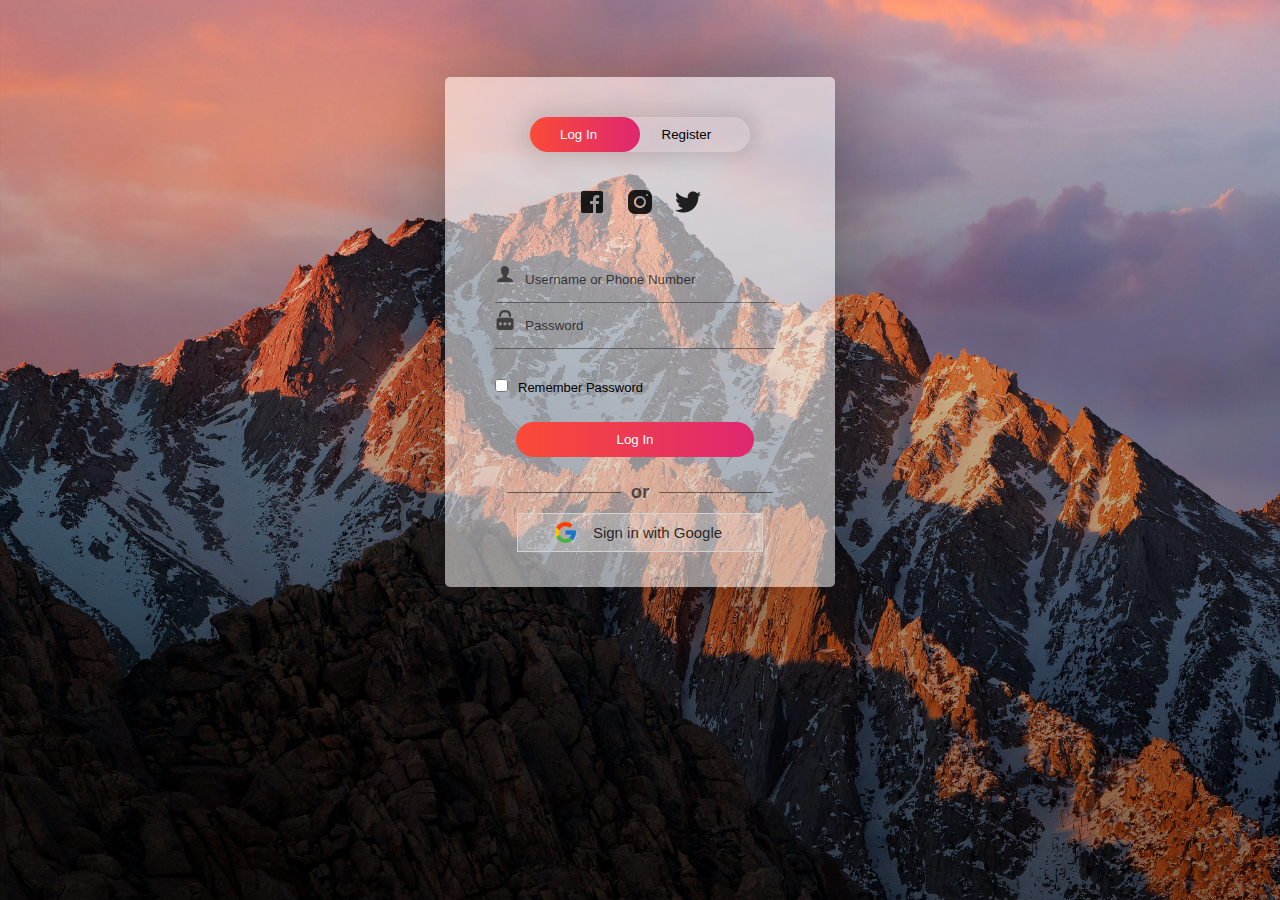
<file: login.html>
<!DOCTYPE html>
<html>
<head>
	<link rel="shortcut icon" type="png" href="images/icon/main.png">
	<title>Login SignUp</title>
	<link rel="stylesheet" type="text/css" href="loginStyle.css">
	<script src="https://ajax.googleapis.com/ajax/libs/jquery/3.4.1/jquery.min.js"></script>

  <!-- It will redirect to the Home Page after submitting the form -->
  <script>
  $(document).ready(function(){
    $("form").submit(function(){
      alert("Great Job !");
    });
  });
  </script>
</head>
<body>
		<div class="form-box">
			<div class="button-box">
				<div id="btn"></div>
				<button type="button" class="toggle-btn" id="log" onclick="login()" style="color: #fff;">Log In</button>
				<button type="button" class="toggle-btn" id="reg" onclick="register()">Register</button>
			</div>
			<div class="social-icons">
				<img src="images/icon/fb2.png">
				<img src="images/icon/insta2.png">
				<img src="images/icon/tt2.png">
			</div>
			
			<!-- Login Form -->
			<form id="login" class="input-group" action="index.html">
				<div class="inp">
					<img src="images/icon/user.png"><input type="text" id="email" class="input-field" placeholder="Username or Phone Number" style="width: 88%; border:none;" required="required">
				</div>
				<div class="inp">
					<img src="images/icon/password.png"><input type="password" id="password" class="input-field" placeholder="Password" style="width: 88%; border: none;" required="required">
				</div>
				<input type="checkbox" class="check-box">Remember Password
				<button type="submit" class="submit-btn">Log In</button>
			</form>


			<div class="other" id="other">
				<div class="instead">
					<h3>or</h3>
				</div>
				<button class="connect" onclick="google()">
					<img src="images/icon/google.png"><span>Sign in with Google</span>
				</button>
			</div>
			
			<!-- Registration Form -->
			<form id="register" class="input-group">
				<input type="text" class="input-field" placeholder="Full Name" required="required">
				<input type="email" class="input-field" placeholder="Email Address" required="required">
				<input type="password" class="input-field" placeholder="Create Password" name="psame" required="required">
				<input type="password" class="input-field" placeholder="Confirm Password" name="psame" required="required">
				<input type="checkbox" class="check-box" id="chkAgree" onclick="goFurther()">I agree to the Terms & Conditions
				<button type="submit" id="btnSubmit" class="submit-btn reg-btn">Register</button>
			</form>
		</div>
		<script type="text/javascript" src="script.js"></script>
</body>
</html>
</file>
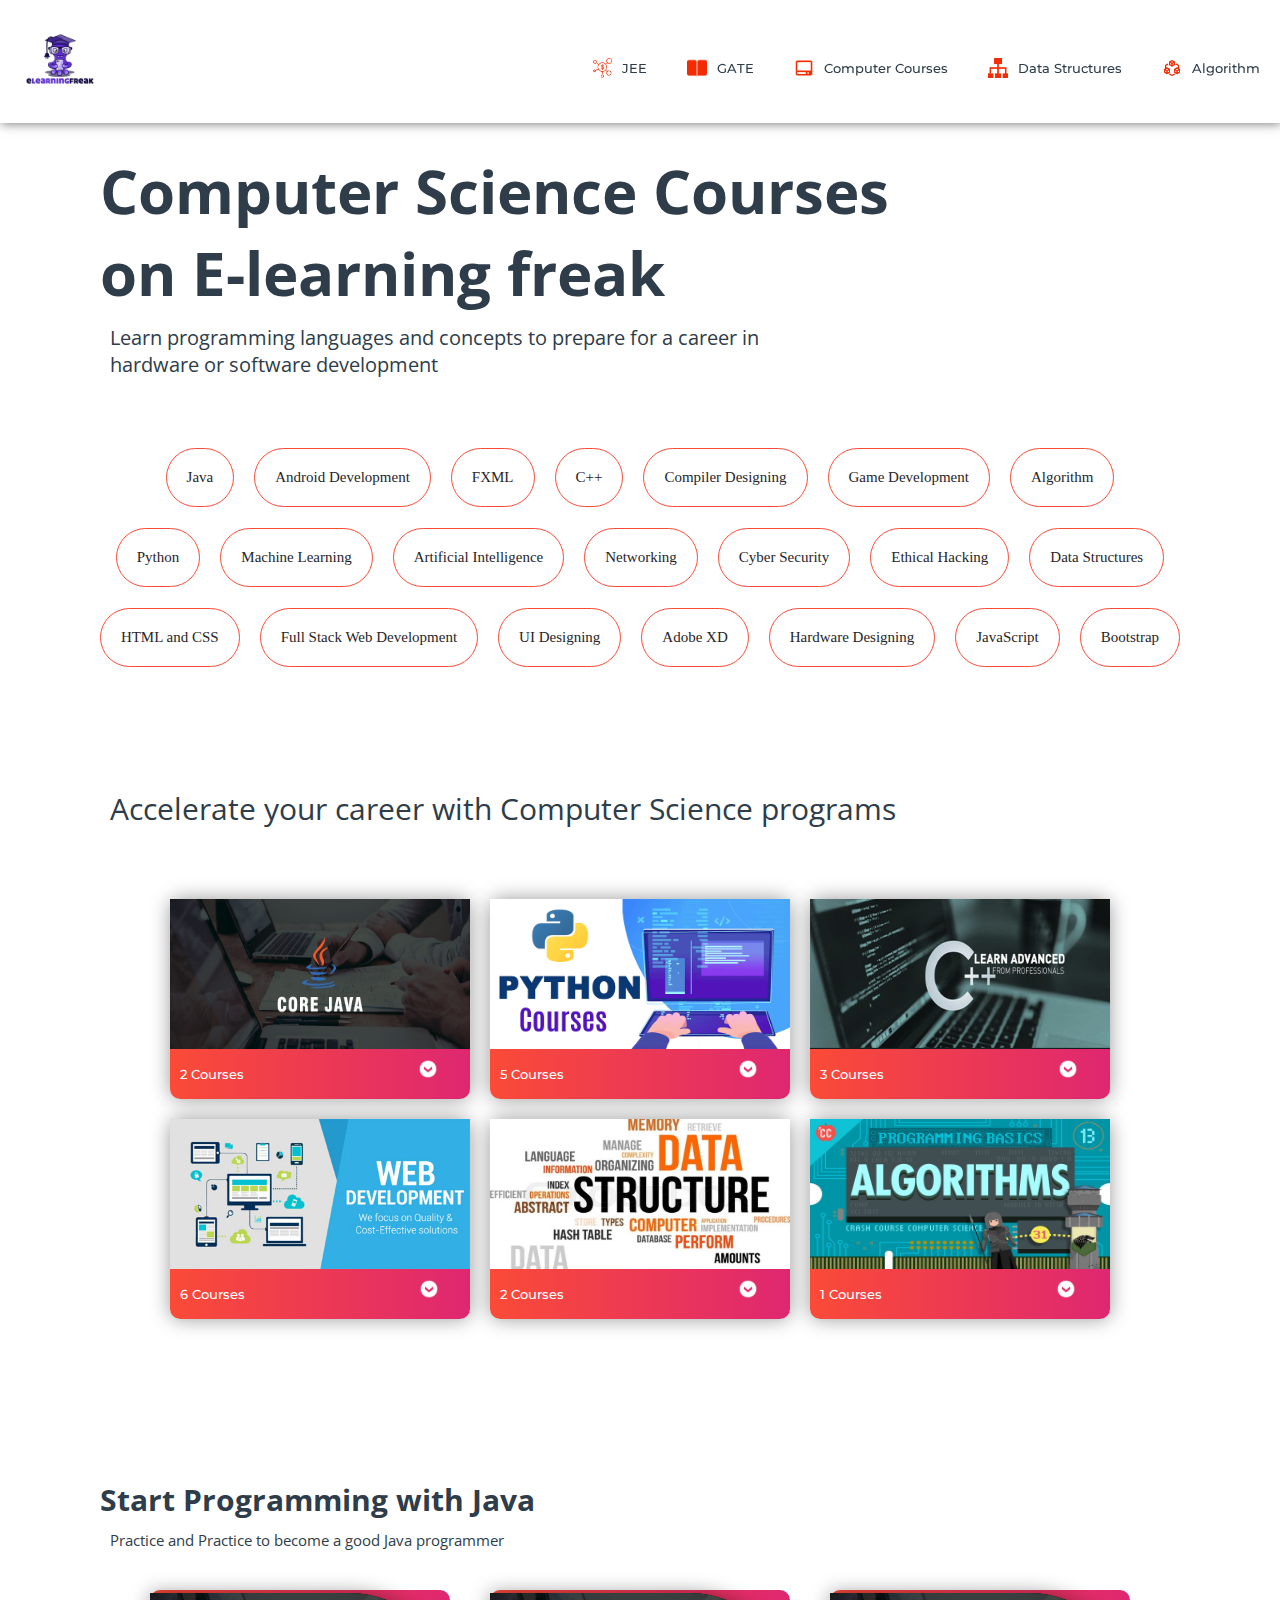
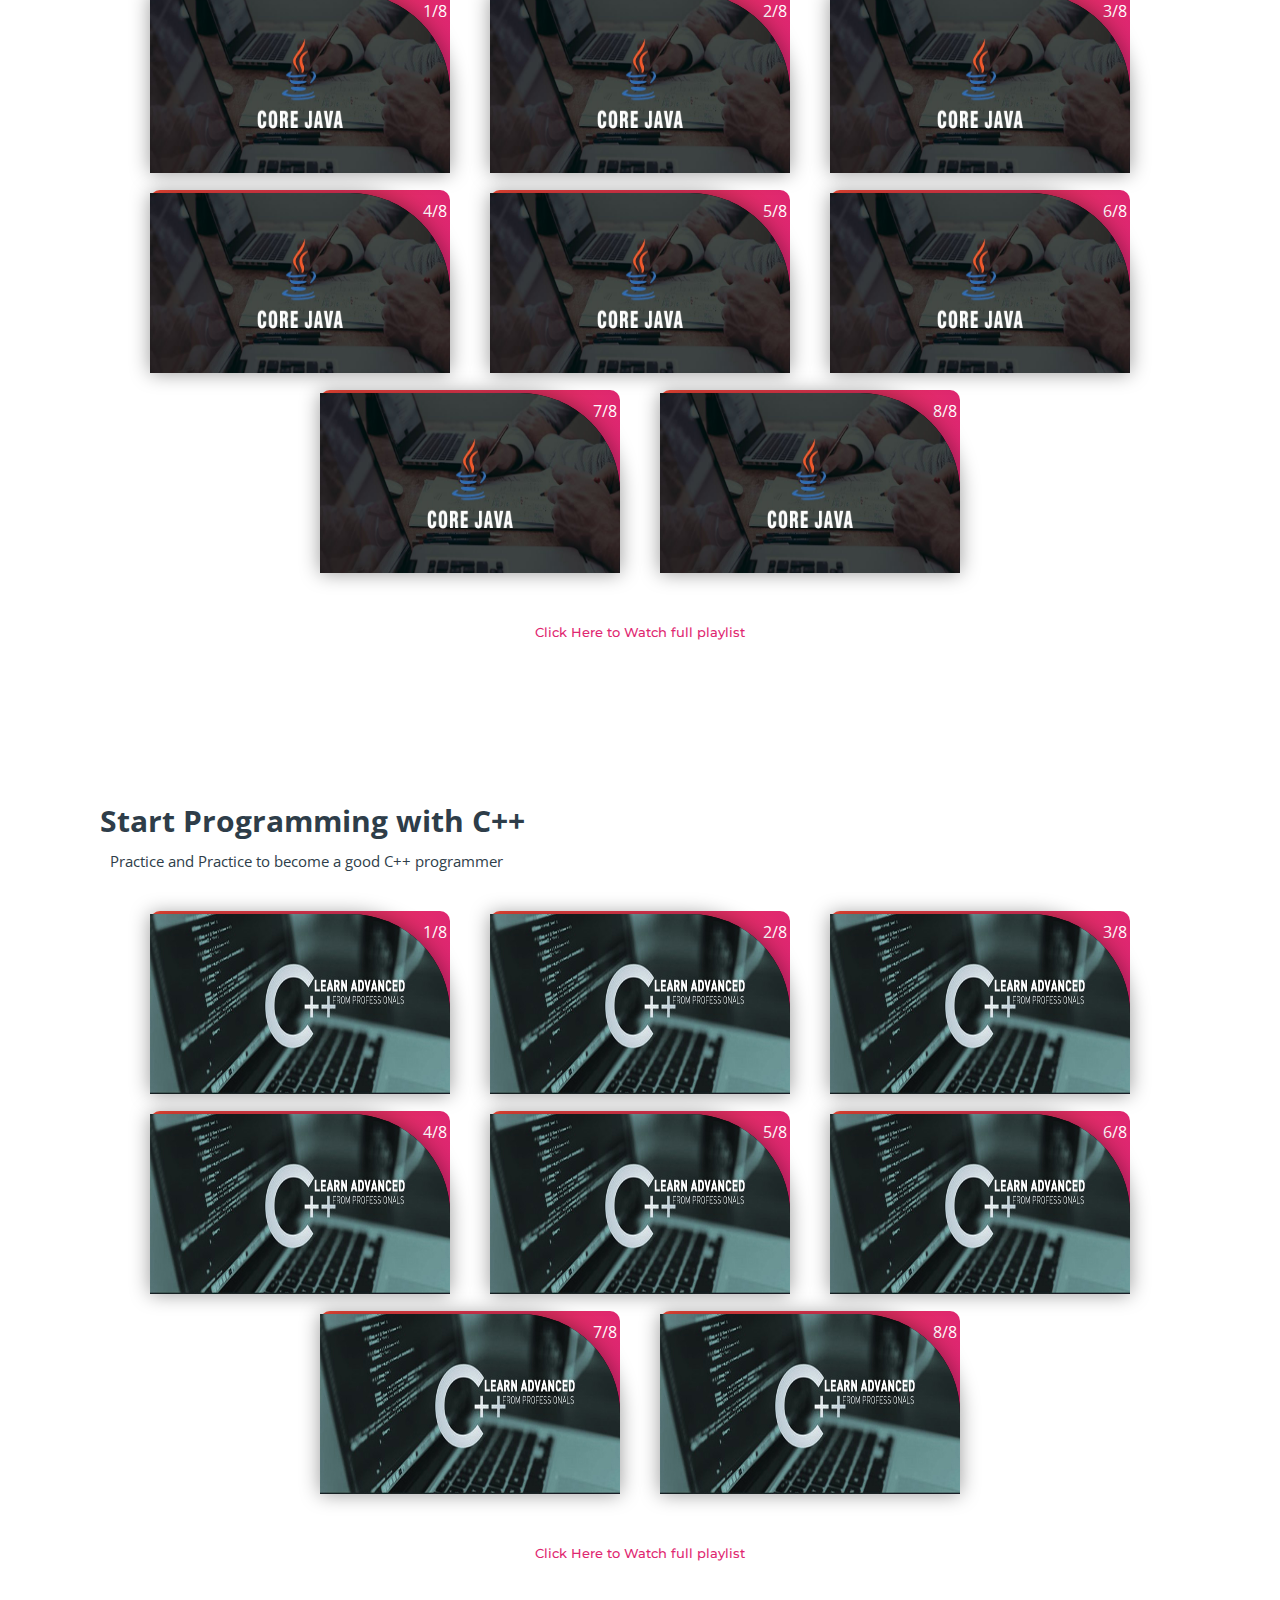
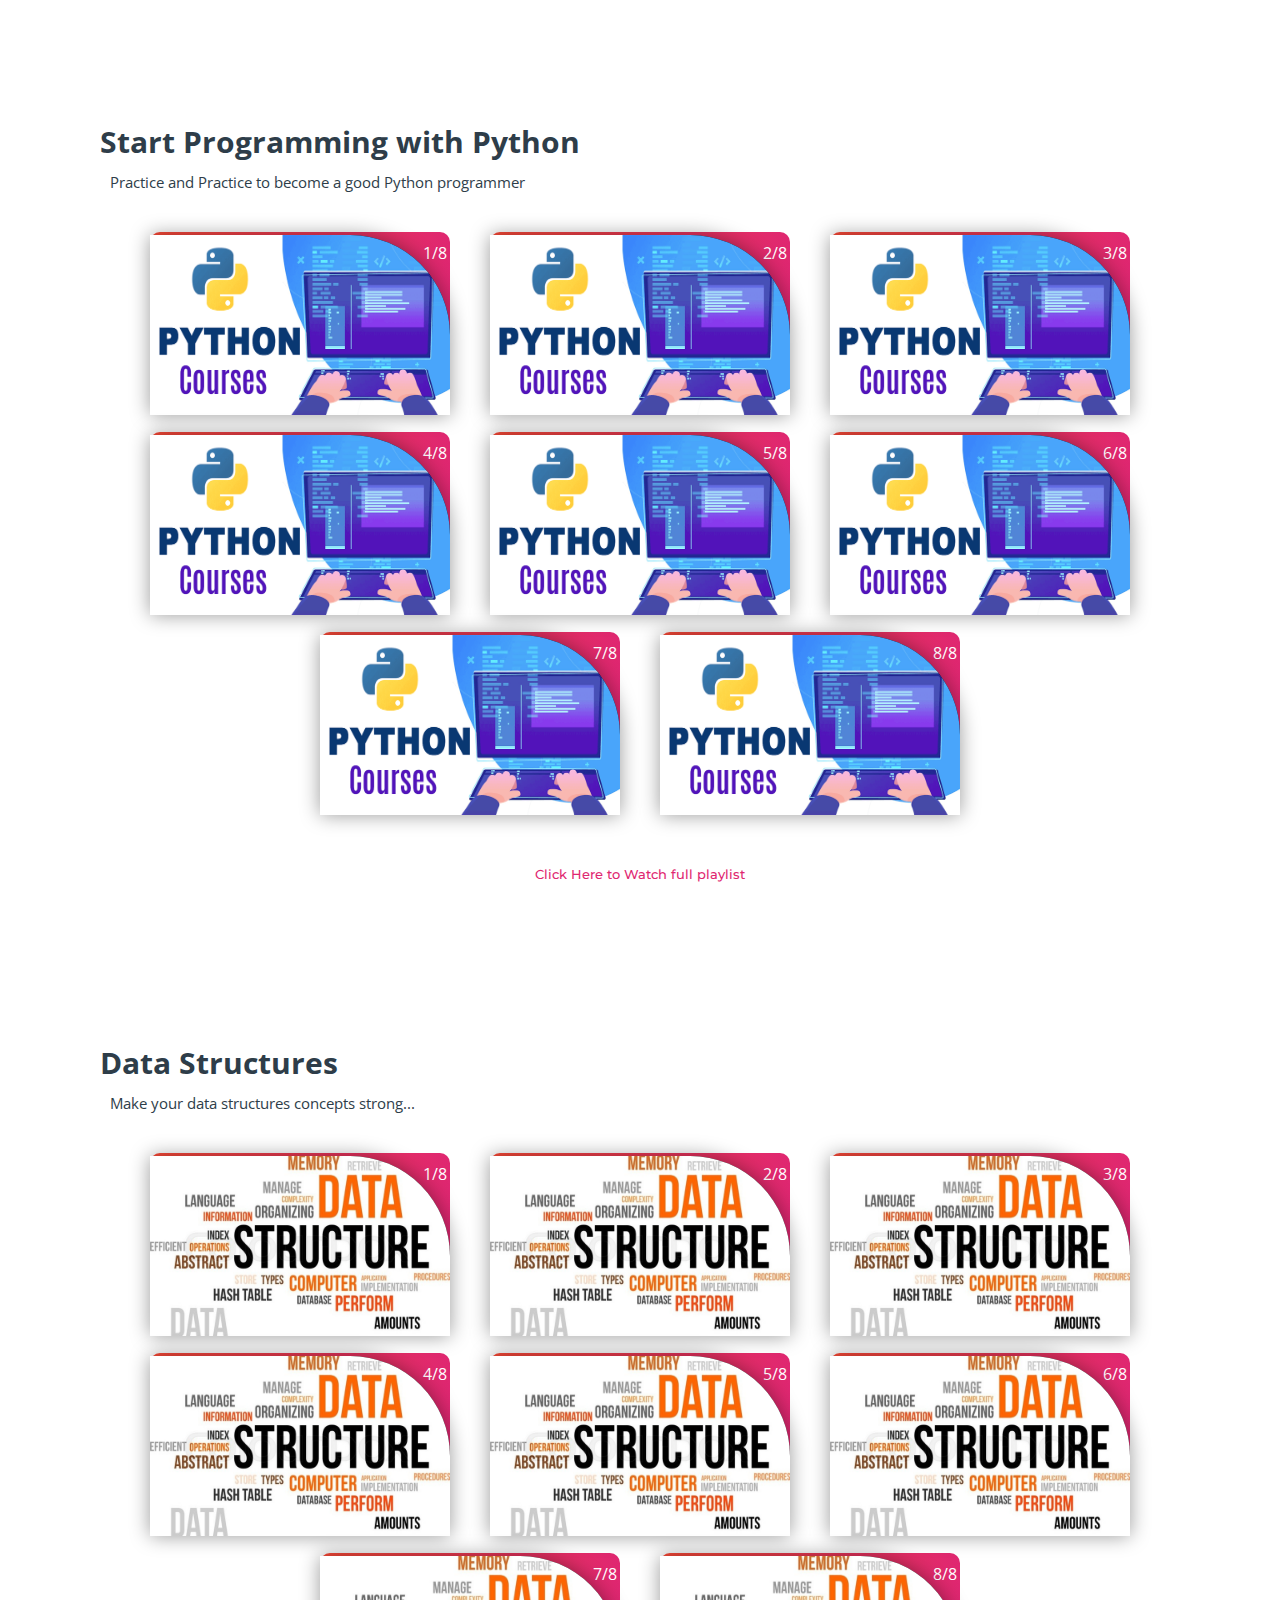
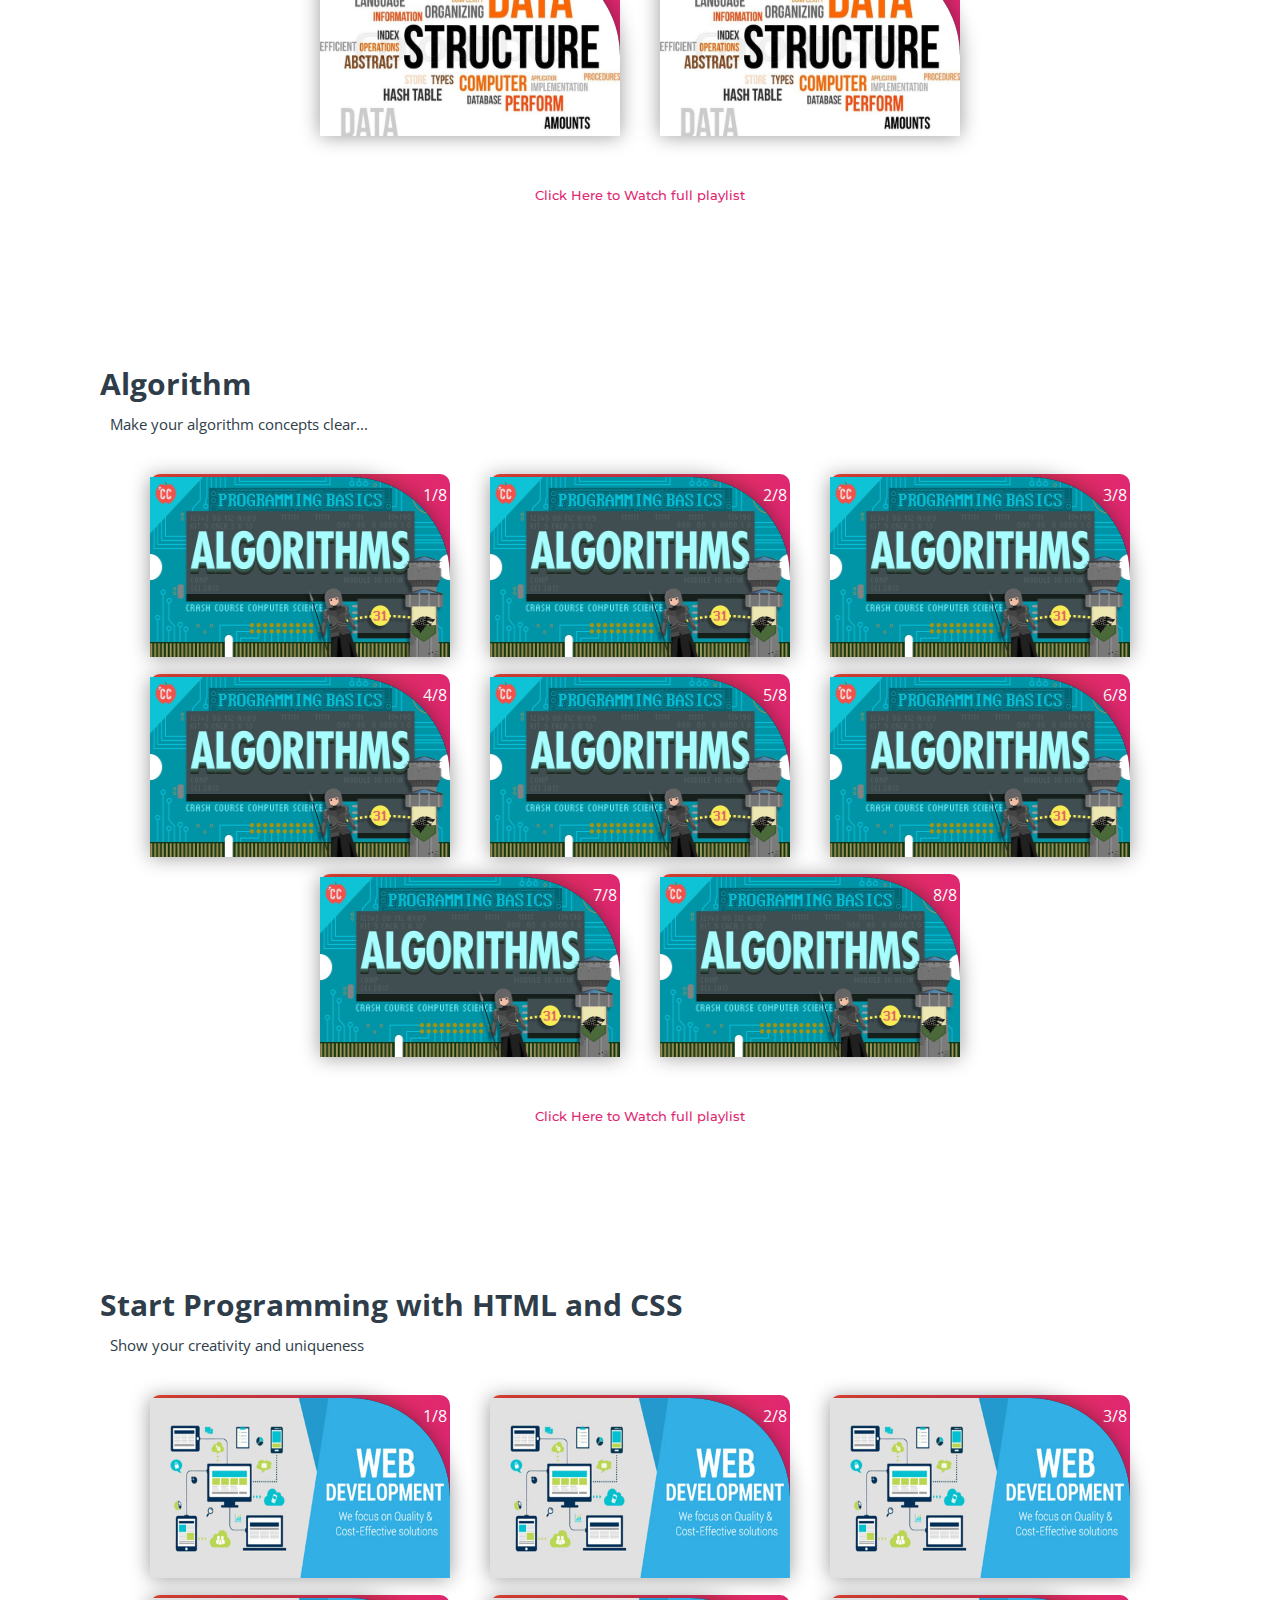
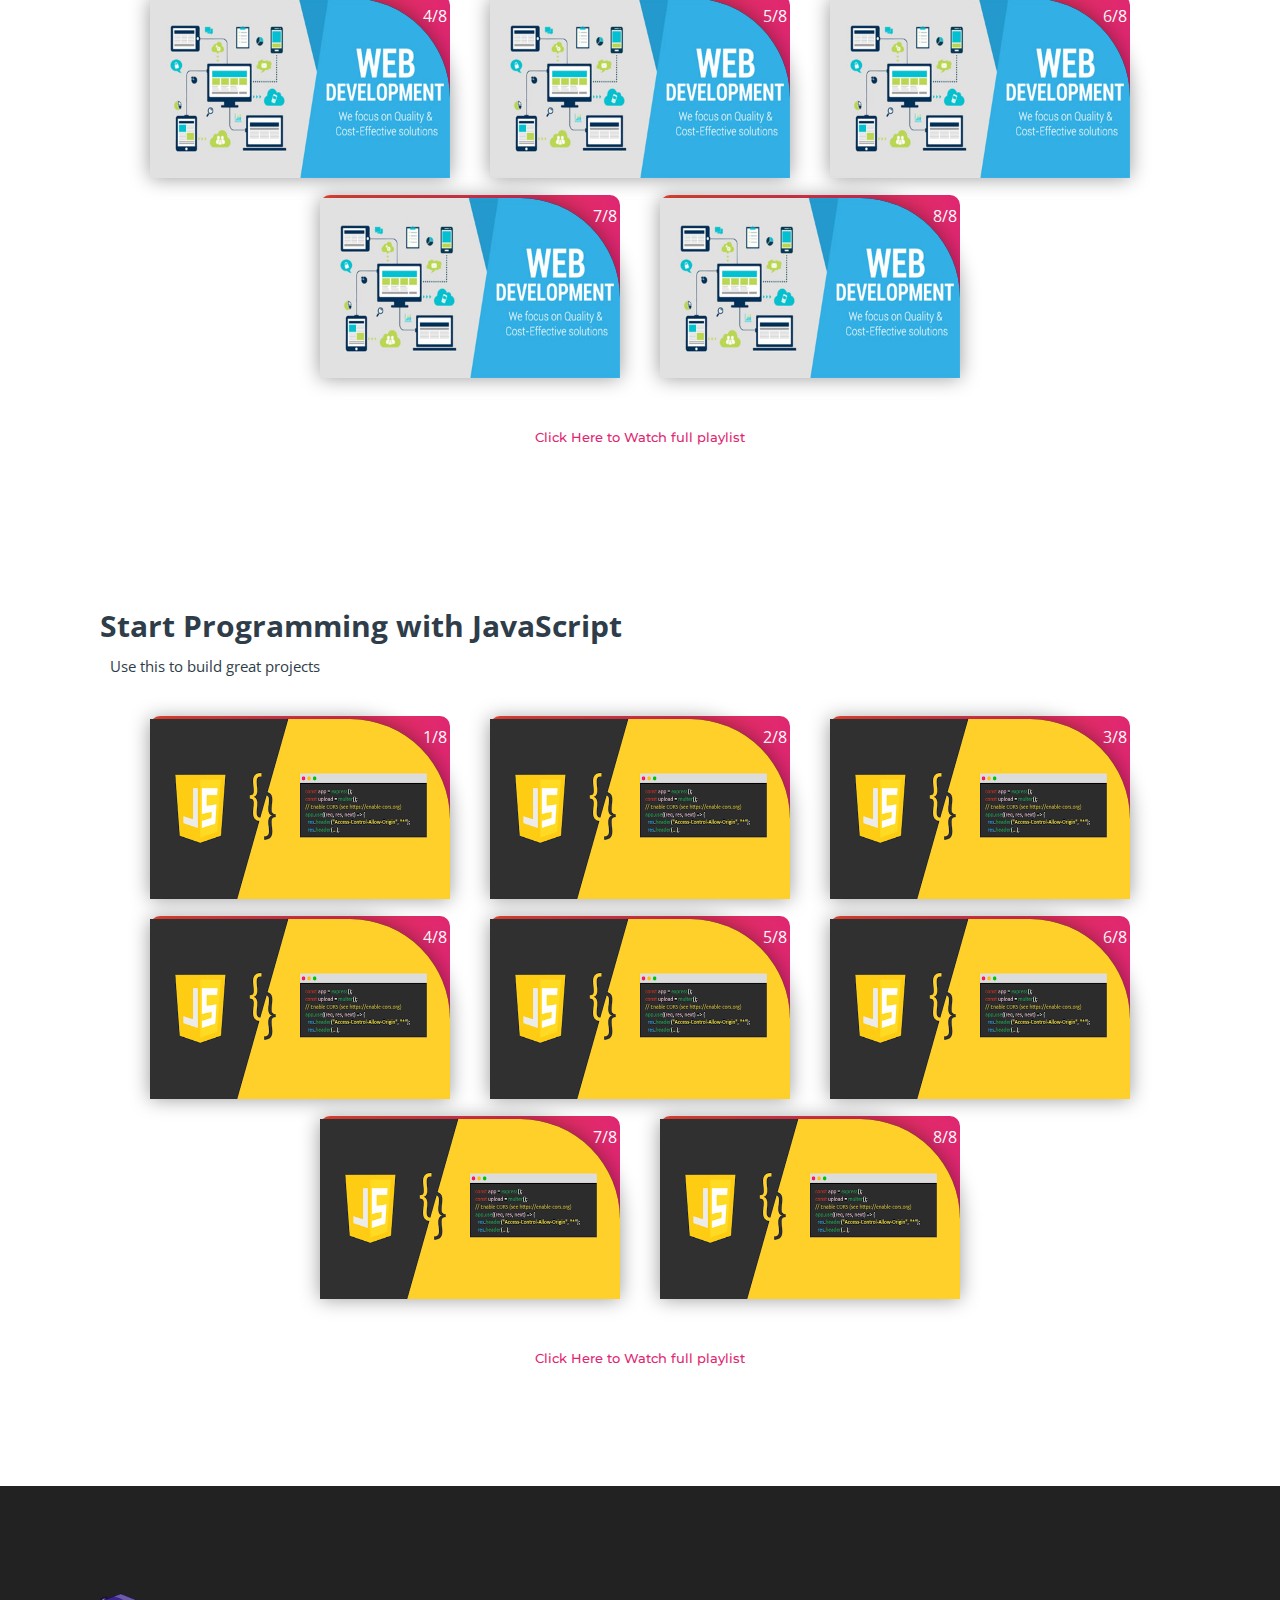
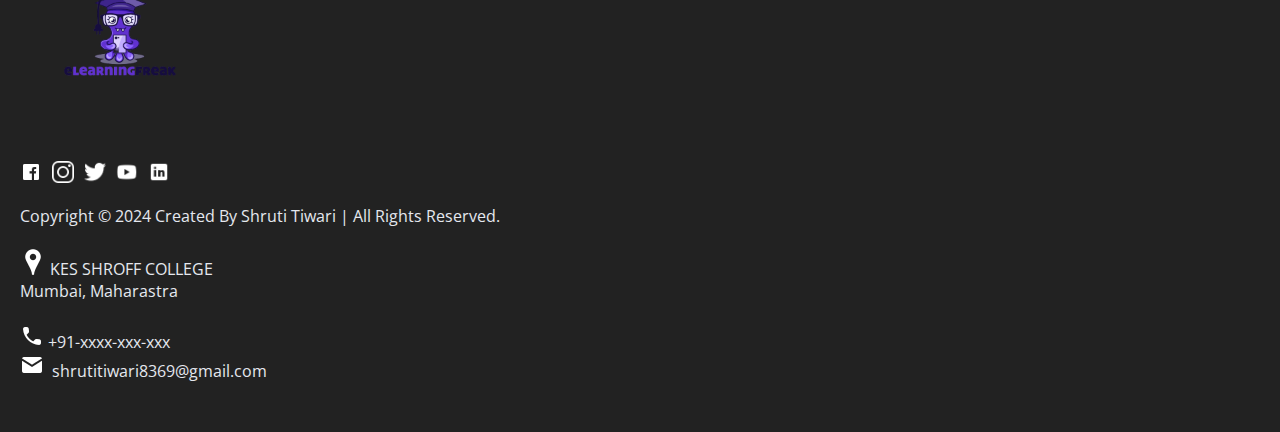
<file: subjects/computer_courses.html>
<!DOCTYPE html>
<html>
<head>
	<link rel="shortcut icon" type="png" href="../images/icon/main.png">
	<title>Computer Science Courses on LearnEd</title>
	<link rel="stylesheet" type="text/css" href="subjects.css">
	<script type="text/javascript" src="../script.js"></script>
</head>
<body>
	
<!-- NAVIGATION -->
	<header>
		<div class="nav" id="nav">
			<div id="learned-logo">
			<a href="../index.html"><img src="../images/icon/main.png" style="width: 120px;"></a></div>
			<div class="switch-tab" id="switch-tab" onclick="switchTAB()"><img src="../images/icon/menu.png"></div>
			<ul id="list-switch">
				<li><a href="jee.html"><img src="../images/courses/d1.png" class="icon">JEE</a></li>
				<li><a href="gate.html"><img src="../images/courses/paper.png" class="icon">GATE</a></li>
				<li><a href="#"><img src="../images/courses/computer.png" class="icon">Computer Courses</a></li>
				<li><a href="#data"><img src="../images/courses/data.png" class="icon">Data Structures</a></li>
				<li><a href="#algo"><img src="../images/courses/algo.png" class="icon">Algorithm</a></li>
			</ul>
			<div class="search" id="search-switch">
				<input type="search" placeholder="Search" class="srch"><button id="srchbtn"><img src="../images/icon/search.png"></button>
			</div>
		</div>
	</header>
	

<!-- MAIN Heading of Page -->
	<div class="title">
		<span>Computer Science Courses<br>on E-learning freak</span>
		<div class="shortdesc">
			<p>Learn programming languages and concepts to prepare for a career in<br>hardware or software development</p>
		</div>
	</div>


<!-- Some KeyWords related to Topic -->
	<div class="course">
		<div class="cbox">
		<div class="det"><a href="#java">Java</a></div>
		<div class="det"><a href="https://developer.android.com/">Android Development</a></div>
		<div class="det"><a href="https://docs.oracle.com/javafx/2/get_started/fxml_tutorial.htm">FXML</a></div>
		<div class="det"><a href="#c++">C++</a></div>
		<div class="det"><a href="https://www.geeksforgeeks.org/introduction-of-compiler-design/">Compiler Designing</a></div>
		<div class="det"><a href="https://www.coursera.org/specializations/game-design-and-development">Game Development</a></div>
		<div class="det"><a href="#algo">Algorithm</a></div>
		</div>
		<div class="cbox">
		<div class="det"><a href="#python">Python</a></div>
		<div class="det"><a href="https://www.coursera.org/learn/machine-learning">Machine Learning</a></div>
		<div class="det"><a href="https://en.wikipedia.org/wiki/Artificial_intelligence">Artificial Intelligence</a></div>
		<div class="det"><a href="https://en.wikipedia.org/wiki/Network">Networking</a></div>
		<div class="det"><a href="https://www.kaspersky.co.in/resource-center/definitions/what-is-cyber-security">Cyber Security</a></div>
		<div class="det"><a href="https://www.eccouncil.org/ethical-hacking/">Ethical Hacking</a></div>
		<div class="det"><a href="#data">Data Structures</a></div>
		</div>
		<div class="cbox">
		<div class="det"><a href="#html_css">HTML and CSS</a></div>
		<div class="det"><a href="https://www.udacity.com/course/full-stack-web-developer-nanodegree--nd0044">Full Stack Web Development</a></div>
		<div class="det"><a href="https://uxplanet.org/what-is-ui-vs-ux-design-and-the-difference-d9113f6612de?gi=6d9d13f4cc95">UI Designing</a></div>
		<div class="det"><a href="https://www.adobe.com/in/products/xd.html">Adobe XD</a></div>
		<div class="det"><a href="https://www.sciencedirect.com/topics/computer-science/hardware-design">Hardware Designing</a></div>
		<div class="det"><a href="#javascript">JavaScript</a></div>
		<div class="det"><a href="#html_css">Bootstrap</a></div>
		</div>
	</div>


<!-- Courses Available -->
	<div class="inbt">
		Accelerate your career with Computer Science programs
	</div>

	<div class="ccard">
	<center>
		<div class="ccardbox">
			<div class="dcard">
				<div class="fpart"><img src="../images/courses/java-course.jpg"></div>
				<a href="#java"><div class="spart">2 Courses <img src="../images/icon/dropdown.png"></div></a>
			</div>
			<div class="dcard">
				<div class="fpart"><img src="../images/courses/python-course.png"></div>
				<a href="#python"><div class="spart">5 Courses <img src="../images/icon/dropdown.png"></div></a>
			</div>
			<div class="dcard">
				<div class="fpart"><img src="../images/courses/c-course.jpg"></div>
				<a href="#c++"><div class="spart">3 Courses <img src="../images/icon/dropdown.png"></div></a>
			</div>
		</div>
		<div class="ccardbox">
			<div class="dcard">
				<div class="fpart"><img src="../images/courses/web-course.jpg"></div>
				<a href="#html_css"><div class="spart">6 Courses <img src="../images/icon/dropdown.png"></div></a>
			</div>
			<div class="dcard">
				<div class="fpart"><img src="../images/courses/data-course.jpg"></div>
				<a href="#data"><div class="spart">2 Courses <img src="../images/icon/dropdown.png"></div></a>
			</div>
			<div class="dcard">
				<div class="fpart"><img src="../images/courses/algo-course.jpg"></div>
				<a href="#algo"><div class="spart">1 Courses <img src="../images/icon/dropdown.png"></div></a>
			</div>
		</div>
	</center>
	</div>


<!-- Videos on JAVA Lectures -->
	<div class="title2" id="java">
		<span>Start Programming with Java</span>
		<div class="shortdesc2">
			<p>Practice and Practice to become a good Java programmer</p>
		</div>
	</div>
	
	<center>
		<div class="ccardbox2">
			<div class="dcard2"><span class="tag" >1/8</span>
				<div class="fpart2">
					<img src="../images/courses/java-course.jpg">
					<iframe src="https://www.youtube.com/embed/IsLyduxZ9sc" frameborder="0" allow="accelerometer; autoplay; encrypted-media; gyroscope; picture-in-picture" allowfullscreen></iframe>
				</div>
			</div>
			<div class="dcard2"><span class="tag" >2/8</span>
				<div class="fpart2">
					<img src="../images/courses/java-course.jpg">
					<iframe src="https://www.youtube.com/embed/U_vuESBFEpE" frameborder="0" allow="accelerometer; autoplay; encrypted-media; gyroscope; picture-in-picture" allowfullscreen></iframe>
				</div>
			</div>
			<div class="dcard2"><span class="tag" >3/8</span>
				<div class="fpart2">
					<img src="../images/courses/java-course.jpg">
					<iframe src="https://www.youtube.com/embed/7i8vbPA37y0" frameborder="0" allow="accelerometer; autoplay; encrypted-media; gyroscope; picture-in-picture" allowfullscreen></iframe>
				</div>
			</div>
			<div class="dcard2"><span class="tag" >4/8</span>
				<div class="fpart2">
					<img src="../images/courses/java-course.jpg">
					<iframe src="https://www.youtube.com/embed/FB47F-QIk3k" frameborder="0" allow="accelerometer; autoplay; encrypted-media; gyroscope; picture-in-picture" allowfullscreen></iframe>
				</div>
			</div>
			<div class="dcard2"><span class="tag" >5/8</span>
				<div class="fpart2">
					<img src="../images/courses/java-course.jpg">
					<iframe src="https://www.youtube.com/embed/8qyVcHJ1Et4" frameborder="0" allow="accelerometer; autoplay; encrypted-media; gyroscope; picture-in-picture" allowfullscreen></iframe>
				</div>
			</div>
			<div class="dcard2"><span class="tag" >6/8</span>
				<div class="fpart2">
					<img src="../images/courses/java-course.jpg">
					<iframe src="https://www.youtube.com/embed/N53Vf8HGd-0" frameborder="0" allow="accelerometer; autoplay; encrypted-media; gyroscope; picture-in-picture" allowfullscreen></iframe>
				</div>
			</div>
			<div class="dcard2"><span class="tag" >7/8</span>
				<div class="fpart2">
					<img src="../images/courses/java-course.jpg">
					<iframe src="https://www.youtube.com/embed/slz2Vc904Qg" frameborder="0" allow="accelerometer; autoplay; encrypted-media; gyroscope; picture-in-picture" allowfullscreen></iframe>
				</div>
			</div>
			<div class="dcard2"><span class="tag" >8/8</span>
				<div class="fpart2">
					<img src="../images/courses/java-course.jpg">
					<iframe src="https://www.youtube.com/embed/Q0NVRQP1Z5g" frameborder="0" allow="accelerometer; autoplay; encrypted-media; gyroscope; picture-in-picture" allowfullscreen></iframe>
				</div>
			</div>
		</div>
	</center>
	<br><br>
	<div class="click-me">
		<a href="https://www.youtube.com/watch?v=IsLyduxZ9sc&list=PLX9Zi6XTqOKQ7TdRz0QynGIKuMV9Q2H8E" target="_blank">Click Here to Watch full playlist</a>
	</div>

<!-- Videos on C++ Lectures -->

	<div class="title2" id="c++">
		<span>Start Programming with C++</span>
		<div class="shortdesc2">
			<p>Practice and Practice to become a good C++ programmer</p>
		</div>
	</div>
	<center>
		<div class="ccardbox2">
			<div class="dcard2"><span class="tag" >1/8</span>
				<div class="fpart2"><img src="../images/courses/c-course.jpg">
					<iframe src="https://www.youtube.com/embed/Iuo9PpGE04Y" frameborder="0" allow="accelerometer; autoplay; encrypted-media; gyroscope; picture-in-picture" allowfullscreen></iframe>
				</div>
			</div>
			<div class="dcard2"><span class="tag" >2/8</span>
				<div class="fpart2"><img src="../images/courses/c-course.jpg">
					<iframe src="https://www.youtube.com/embed/52dHKRD7cdg" frameborder="0" allow="accelerometer; autoplay; encrypted-media; gyroscope; picture-in-picture" allowfullscreen></iframe>
				</div>
			</div>
			<div class="dcard2"><span class="tag" >3/8</span>
				<div class="fpart2"><img src="../images/courses/c-course.jpg">
					<iframe src="https://www.youtube.com/embed/Iuo9PpGE04Y" frameborder="0" allow="accelerometer; autoplay; encrypted-media; gyroscope; picture-in-picture" allowfullscreen></iframe>
				</div>
			</div>
			<div class="dcard2"><span class="tag" >4/8</span>
				<div class="fpart2"><img src="../images/courses/c-course.jpg">
					<iframe src="https://www.youtube.com/embed/Iuo9PpGE04Y" frameborder="0" allow="accelerometer; autoplay; encrypted-media; gyroscope; picture-in-picture" allowfullscreen></iframe>
				</div>
			</div>
		
			<div class="dcard2"><span class="tag" >5/8</span>
				<div class="fpart2"><img src="../images/courses/c-course.jpg">
					<iframe src="https://www.youtube.com/embed/Iuo9PpGE04Y" frameborder="0" allow="accelerometer; autoplay; encrypted-media; gyroscope; picture-in-picture" allowfullscreen></iframe>
				</div>
			</div>
			<div class="dcard2"><span class="tag" >6/8</span>
				<div class="fpart2"><img src="../images/courses/c-course.jpg">
					<iframe src="https://www.youtube.com/embed/Iuo9PpGE04Y" frameborder="0" allow="accelerometer; autoplay; encrypted-media; gyroscope; picture-in-picture" allowfullscreen></iframe>
				</div>
			</div>
			<div class="dcard2"><span class="tag" >7/8</span>
				<div class="fpart2"><img src="../images/courses/c-course.jpg">
					<iframe src="https://www.youtube.com/embed/Iuo9PpGE04Y" frameborder="0" allow="accelerometer; autoplay; encrypted-media; gyroscope; picture-in-picture" allowfullscreen></iframe>
				</div>
			</div>
			<div class="dcard2"><span class="tag" >8/8</span>
				<div class="fpart2"><img src="../images/courses/c-course.jpg">
					<iframe src="https://www.youtube.com/embed/Iuo9PpGE04Y" frameborder="0" allow="accelerometer; autoplay; encrypted-media; gyroscope; picture-in-picture" allowfullscreen></iframe>
				</div>
			</div>
		</div>
	</center>
<br><br>
	<div class="click-me">
		<a href="https://www.youtube.com/watch?v=Iuo9PpGE04Y&feature=youtu.be" target="_blank">Click Here to Watch full playlist</a>
	</div>

<!-- Videos on PYTHON Lectures -->

	<div class="title2" id="python">
		<span>Start Programming with Python</span>
		<div class="shortdesc2">
			<p>Practice and Practice to become a good Python programmer</p>
		</div>
	</div>
	<center>
		<div class="ccardbox2">
			<div class="dcard2"><span class="tag" >1/8</span>
				<div class="fpart2"><img src="../images/courses/python-course.png">
					<iframe src="https://www.youtube.com/embed/QXeEoD0pB3E" frameborder="0" allow="accelerometer; autoplay; encrypted-media; gyroscope; picture-in-picture" allowfullscreen></iframe>
				</div>
			</div>
			<div class="dcard2"><span class="tag" >2/8</span>
				<div class="fpart2"><img src="../images/courses/python-course.png">
					<iframe src="https://www.youtube.com/embed/QXeEoD0pB3E" frameborder="0" allow="accelerometer; autoplay; encrypted-media; gyroscope; picture-in-picture" allowfullscreen></iframe>
				</div>
			</div>
			<div class="dcard2"><span class="tag" >3/8</span>
				<div class="fpart2"><img src="../images/courses/python-course.png">
					<iframe src="https://www.youtube.com/embed/QXeEoD0pB3E" frameborder="0" allow="accelerometer; autoplay; encrypted-media; gyroscope; picture-in-picture" allowfullscreen></iframe>
				</div>
			</div>
			<div class="dcard2"><span class="tag" >4/8</span>
				<div class="fpart2"><img src="../images/courses/python-course.png">
					<iframe src="https://www.youtube.com/embed/QXeEoD0pB3E" frameborder="0" allow="accelerometer; autoplay; encrypted-media; gyroscope; picture-in-picture" allowfullscreen></iframe>
				</div>
			</div>
		
			<div class="dcard2"><span class="tag" >5/8</span>
				<div class="fpart2"><img src="../images/courses/python-course.png">
					<iframe src="https://www.youtube.com/embed/QXeEoD0pB3E" frameborder="0" allow="accelerometer; autoplay; encrypted-media; gyroscope; picture-in-picture" allowfullscreen></iframe>
				</div>
			</div>
			<div class="dcard2"><span class="tag" >6/8</span>
				<div class="fpart2"><img src="../images/courses/python-course.png">
					<iframe src="https://www.youtube.com/embed/QXeEoD0pB3E" frameborder="0" allow="accelerometer; autoplay; encrypted-media; gyroscope; picture-in-picture" allowfullscreen></iframe>
				</div>
			</div>
			<div class="dcard2"><span class="tag" >7/8</span>
				<div class="fpart2"><img src="../images/courses/python-course.png">
					<iframe src="https://www.youtube.com/embed/QXeEoD0pB3E" frameborder="0" allow="accelerometer; autoplay; encrypted-media; gyroscope; picture-in-picture" allowfullscreen></iframe>
				</div>
			</div>
			<div class="dcard2"><span class="tag" >8/8</span>
				<div class="fpart2"><img src="../images/courses/python-course.png">
					<iframe src="https://www.youtube.com/embed/QXeEoD0pB3E" frameborder="0" allow="accelerometer; autoplay; encrypted-media; gyroscope; picture-in-picture" allowfullscreen></iframe>
				</div>
			</div>
		</div>
	</center>

<br><br>
	<div class="click-me">
		<a href="https://youtu.be/QXeEoD0pB3E" target="_blank">Click Here to Watch full playlist</a>
	</div>
<!-- Videos on DATA STRUCTURES Lectures -->

	<div class="title2" id="data">
		<span>Data Structures</span>
		<div class="shortdesc2">
			<p>Make your data structures concepts strong...</p>
		</div>
	</div>
	<center>
		<div class="ccardbox2">
			<div class="dcard2"><span class="tag" >1/8</span>
				<div class="fpart2"><img src="../images/courses/data-course.jpg">
					<iframe src="https://www.youtube.com/embed/Db9ZYbJONHc" frameborder="0" allow="accelerometer; autoplay; encrypted-media; gyroscope; picture-in-picture" allowfullscreen></iframe>
				</div>
			</div>
			<div class="dcard2"><span class="tag" >2/8</span>
				<div class="fpart2"><img src="../images/courses/data-course.jpg">
					<iframe src="https://www.youtube.com/embed/Db9ZYbJONHc" frameborder="0" allow="accelerometer; autoplay; encrypted-media; gyroscope; picture-in-picture" allowfullscreen></iframe>
				</div>
			</div>
			<div class="dcard2"><span class="tag" >3/8</span>
				<div class="fpart2"><img src="../images/courses/data-course.jpg">
					<iframe src="https://www.youtube.com/embed/Db9ZYbJONHc" frameborder="0" allow="accelerometer; autoplay; encrypted-media; gyroscope; picture-in-picture" allowfullscreen></iframe>
				</div>
			</div>
			<div class="dcard2"><span class="tag" >4/8</span>
				<div class="fpart2"><img src="../images/courses/data-course.jpg">
					<iframe src="https://www.youtube.com/embed/Db9ZYbJONHc" frameborder="0" allow="accelerometer; autoplay; encrypted-media; gyroscope; picture-in-picture" allowfullscreen></iframe>
				</div>
			</div>
		
			<div class="dcard2"><span class="tag" >5/8</span>
				<div class="fpart2"><img src="../images/courses/data-course.jpg">
					<iframe src="https://www.youtube.com/embed/Db9ZYbJONHc" frameborder="0" allow="accelerometer; autoplay; encrypted-media; gyroscope; picture-in-picture" allowfullscreen></iframe>
				</div>
			</div>
			<div class="dcard2"><span class="tag" >6/8</span>
				<div class="fpart2"><img src="../images/courses/data-course.jpg">
					<iframe src="https://www.youtube.com/embed/Db9ZYbJONHc" frameborder="0" allow="accelerometer; autoplay; encrypted-media; gyroscope; picture-in-picture" allowfullscreen></iframe>
				</div>
			</div>
			<div class="dcard2"><span class="tag" >7/8</span>
				<div class="fpart2"><img src="../images/courses/data-course.jpg">
					<iframe src="https://www.youtube.com/embed/Db9ZYbJONHc" frameborder="0" allow="accelerometer; autoplay; encrypted-media; gyroscope; picture-in-picture" allowfullscreen></iframe>
				</div>
			</div>
			<div class="dcard2"><span class="tag" >8/8</span>
				<div class="fpart2"><img src="../images/courses/data-course.jpg">
					<iframe src="https://www.youtube.com/embed/Db9ZYbJONHc" frameborder="0" allow="accelerometer; autoplay; encrypted-media; gyroscope; picture-in-picture" allowfullscreen></iframe>
				</div>
			</div>
		</div>
	</center>
<br><br>
	<div class="click-me">
		<a href="https://www.youtube.com/watch?v=Db9ZYbJONHc" target="_blank">Click Here to Watch full playlist</a>
	</div>

<!-- Videos on ALGORITHM Lectures -->

	<div class="title2" id="algo">
		<span>Algorithm</span>
		<div class="shortdesc2">
			<p>Make your algorithm concepts clear...</p>
		</div>
	</div>
	<center>
		<div class="ccardbox2">
			<div class="dcard2"><span class="tag" >1/8</span>
				<div class="fpart2"><img src="../images/courses/algo-course.jpg">
					<iframe src="https://www.youtube.com/embed/0IAPZzGSbME" frameborder="0" allow="accelerometer; autoplay; encrypted-media; gyroscope; picture-in-picture" allowfullscreen></iframe>
				</div>
			</div>
			<div class="dcard2"><span class="tag" >2/8</span>
				<div class="fpart2"><img src="../images/courses/algo-course.jpg">
					<iframe src="https://www.youtube.com/embed/0IAPZzGSbME" frameborder="0" allow="accelerometer; autoplay; encrypted-media; gyroscope; picture-in-picture" allowfullscreen></iframe>
				</div>
			</div>
			<div class="dcard2"><span class="tag" >3/8</span>
				<div class="fpart2"><img src="../images/courses/algo-course.jpg">
					<iframe src="https://www.youtube.com/embed/0IAPZzGSbME" frameborder="0" allow="accelerometer; autoplay; encrypted-media; gyroscope; picture-in-picture" allowfullscreen></iframe>
				</div>
			</div>
			<div class="dcard2"><span class="tag" >4/8</span>
				<div class="fpart2"><img src="../images/courses/algo-course.jpg">
					<iframe src="https://www.youtube.com/embed/0IAPZzGSbME" frameborder="0" allow="accelerometer; autoplay; encrypted-media; gyroscope; picture-in-picture" allowfullscreen></iframe>
				</div>
			</div>
		
			<div class="dcard2"><span class="tag" >5/8</span>
				<div class="fpart2"><img src="../images/courses/algo-course.jpg">
					<iframe src="https://www.youtube.com/embed/0IAPZzGSbME" frameborder="0" allow="accelerometer; autoplay; encrypted-media; gyroscope; picture-in-picture" allowfullscreen></iframe>
				</div>
			</div>
			<div class="dcard2"><span class="tag" >6/8</span>
				<div class="fpart2"><img src="../images/courses/algo-course.jpg">
					<iframe src="https://www.youtube.com/embed/0IAPZzGSbME" frameborder="0" allow="accelerometer; autoplay; encrypted-media; gyroscope; picture-in-picture" allowfullscreen></iframe>
				</div>
			</div>
			<div class="dcard2"><span class="tag" >7/8</span>
				<div class="fpart2"><img src="../images/courses/algo-course.jpg">
					<iframe src="https://www.youtube.com/embed/0IAPZzGSbME" frameborder="0" allow="accelerometer; autoplay; encrypted-media; gyroscope; picture-in-picture" allowfullscreen></iframe>
				</div>
			</div>
			<div class="dcard2"><span class="tag" >8/8</span>
				<div class="fpart2"><img src="../images/courses/algo-course.jpg">
					<iframe src="https://www.youtube.com/embed/0IAPZzGSbME" frameborder="0" allow="accelerometer; autoplay; encrypted-media; gyroscope; picture-in-picture" allowfullscreen></iframe>
				</div>
			</div>
		</div>
	</center>
<br><br>
	<div class="click-me">
		<a href="https://www.youtube.com/watch?v=0IAPZzGSbME" target="_blank">Click Here to Watch full playlist</a>
	</div>

<!-- Videos on HTML and CSS Lectures -->

	<div class="title2" id="html_css">
		<span>Start Programming with HTML and CSS</span>
		<div class="shortdesc2">
			<p>Show your creativity and uniqueness</p>
		</div>
	</div>
	<center>
		<div class="ccardbox2">
			<div class="dcard2"><span class="tag" >1/8</span>
				<div class="fpart2"><img src="../images/courses/web-course.jpg">
					<iframe src="https://www.youtube.com/embed/TKYsuU86-DQ" frameborder="0" allow="accelerometer; autoplay; encrypted-media; gyroscope; picture-in-picture" allowfullscreen></iframe>
				</div>
			</div>
			<div class="dcard2"><span class="tag" >2/8</span>
				<div class="fpart2"><img src="../images/courses/web-course.jpg">
					<iframe src="https://www.youtube.com/embed/TKYsuU86-DQ" frameborder="0" allow="accelerometer; autoplay; encrypted-media; gyroscope; picture-in-picture" allowfullscreen></iframe>
				</div>
			</div>
			<div class="dcard2"><span class="tag" >3/8</span>
				<div class="fpart2"><img src="../images/courses/web-course.jpg">
					<iframe src="https://www.youtube.com/embed/TKYsuU86-DQ" frameborder="0" allow="accelerometer; autoplay; encrypted-media; gyroscope; picture-in-picture" allowfullscreen></iframe>
				</div>
			</div>
			<div class="dcard2"><span class="tag" >4/8</span>
				<div class="fpart2"><img src="../images/courses/web-course.jpg">
					<iframe src="https://www.youtube.com/embed/TKYsuU86-DQ" frameborder="0" allow="accelerometer; autoplay; encrypted-media; gyroscope; picture-in-picture" allowfullscreen></iframe>
				</div>
			</div>
		
			<div class="dcard2"><span class="tag" >5/8</span>
				<div class="fpart2"><img src="../images/courses/web-course.jpg">
					<iframe src="https://www.youtube.com/embed/TKYsuU86-DQ" frameborder="0" allow="accelerometer; autoplay; encrypted-media; gyroscope; picture-in-picture" allowfullscreen></iframe>
				</div>
			</div>
			<div class="dcard2"><span class="tag" >6/8</span>
				<div class="fpart2"><img src="../images/courses/web-course.jpg">
					<iframe src="https://www.youtube.com/embed/TKYsuU86-DQ" frameborder="0" allow="accelerometer; autoplay; encrypted-media; gyroscope; picture-in-picture" allowfullscreen></iframe>
				</div>
			</div>
			<div class="dcard2"><span class="tag" >7/8</span>
				<div class="fpart2"><img src="../images/courses/web-course.jpg">
					<iframe src="https://www.youtube.com/embed/TKYsuU86-DQ" frameborder="0" allow="accelerometer; autoplay; encrypted-media; gyroscope; picture-in-picture" allowfullscreen></iframe>
				</div>
			</div>
			<div class="dcard2"><span class="tag" >8/8</span>
				<div class="fpart2"><img src="../images/courses/web-course.jpg">
					<iframe src="https://www.youtube.com/embed/TKYsuU86-DQ" frameborder="0" allow="accelerometer; autoplay; encrypted-media; gyroscope; picture-in-picture" allowfullscreen></iframe>
				</div>
			</div>
		</div>
	</center>

<br><br>
	<div class="click-me">
		<a href="https://www.youtube.com/watch?v=TKYsuU86-DQ" target="_blank">Click Here to Watch full playlist</a>
	</div>
<!-- Videos on JAVASCRIPT Lectures -->

	<div class="title2" id="javascript">
		<span>Start Programming with JavaScript</span>
		<div class="shortdesc2">
			<p>Use this to build great projects</p>
		</div>
	</div>
	<center>
		<div class="ccardbox2">
			<div class="dcard2"><span class="tag" >1/8</span>
				<div class="fpart2"><img src="../images/courses/javascript-course.jpg">
					<iframe src="https://www.youtube.com/embed/uDwSnnhl1Ng" frameborder="0" allow="accelerometer; autoplay; encrypted-media; gyroscope; picture-in-picture" allowfullscreen></iframe>
				</div>
			</div>
			<div class="dcard2"><span class="tag" >2/8</span>
				<div class="fpart2"><img src="../images/courses/javascript-course.jpg">
					<iframe src="https://www.youtube.com/embed/uDwSnnhl1Ng" frameborder="0" allow="accelerometer; autoplay; encrypted-media; gyroscope; picture-in-picture" allowfullscreen></iframe>
				</div>
			</div>
			<div class="dcard2"><span class="tag" >3/8</span>
				<div class="fpart2"><img src="../images/courses/javascript-course.jpg">
					<iframe src="https://www.youtube.com/embed/uDwSnnhl1Ng" frameborder="0" allow="accelerometer; autoplay; encrypted-media; gyroscope; picture-in-picture" allowfullscreen></iframe>
				</div>
			</div>
			<div class="dcard2"><span class="tag" >4/8</span>
				<div class="fpart2"><img src="../images/courses/javascript-course.jpg">
					<iframe src="https://www.youtube.com/embed/uDwSnnhl1Ng" frameborder="0" allow="accelerometer; autoplay; encrypted-media; gyroscope; picture-in-picture" allowfullscreen></iframe>
				</div>
			</div>
		
			<div class="dcard2"><span class="tag" >5/8</span>
				<div class="fpart2"><img src="../images/courses/javascript-course.jpg">
					<iframe src="https://www.youtube.com/embed/uDwSnnhl1Ng" frameborder="0" allow="accelerometer; autoplay; encrypted-media; gyroscope; picture-in-picture" allowfullscreen></iframe>
				</div>
			</div>
			<div class="dcard2"><span class="tag" >6/8</span>
				<div class="fpart2"><img src="../images/courses/javascript-course.jpg">
					<iframe src="https://www.youtube.com/embed/uDwSnnhl1Ng" frameborder="0" allow="accelerometer; autoplay; encrypted-media; gyroscope; picture-in-picture" allowfullscreen></iframe>
				</div>
			</div>
			<div class="dcard2"><span class="tag" >7/8</span>
				<div class="fpart2"><img src="../images/courses/javascript-course.jpg">
					<iframe src="https://www.youtube.com/embed/uDwSnnhl1Ng" frameborder="0" allow="accelerometer; autoplay; encrypted-media; gyroscope; picture-in-picture" allowfullscreen></iframe>
				</div>
			</div>
			<div class="dcard2"><span class="tag" >8/8</span>
				<div class="fpart2"><img src="../images/courses/javascript-course.jpg">
					<iframe src="https://www.youtube.com/embed/uDwSnnhl1Ng" frameborder="0" allow="accelerometer; autoplay; encrypted-media; gyroscope; picture-in-picture" allowfullscreen></iframe>
				</div>
			</div>
		</div>
	</center>
<br><br>
	<div class="click-me">
		<a href="https://www.youtube.com/watch?v=uDwSnnhl1Ng" target="_blank">Click Here to Watch full playlist</a>
	</div>
<br><br><br><br><br>

<!-- FOOTER -->
<footer>
	<div class="footer-container">
		<div class="left-col">
			<img src="../images/icon/main.png" style="width: 200px;">
			<div class="logo"></div>
			<div class="social-media">
				<a href="#"><img src="../images/icon\fb.png"></a>
				<a href="#"><img src="../images/icon\insta.png"></a>
				<a href="#"><img src="../images/icon\tt.png"></a>
				<a href="#"><img src="../images/icon\ytube.png"></a>
				<a href="#"><img src="../images/icon\linkedin.png"></a>
			</div><br><br>
			<p class="rights-text">Copyright © 2024 Created By Shruti Tiwari | All Rights Reserved.</p>
				<br><p><img src="../images/icon/location.png"> KES SHROFF COLLEGE <br>Mumbai, Maharastra</p><br>
				<p><img src="../images/icon/phone.png"> +91-xxxx-xxx-xxx<br><img src="../images/icon/mail.png">&nbsp; shrutitiwari8369@gmail.com</p>
		</div>
		<!--div class="right-col">
			<h1 style="color: #fff">Our Newsletter</h1>
			<div class="border"></div><br>
			<p>Enter Your Email to get our News and updates.</p>
			<form class="newsletter-form">
				<input class="txtb" type="email" placeholder="Enter Your Email">
				<input class="btn" type="submit" value="Submit">
			</form>
		</div-->
	</div>
</footer>

</body>
</html>
</file>
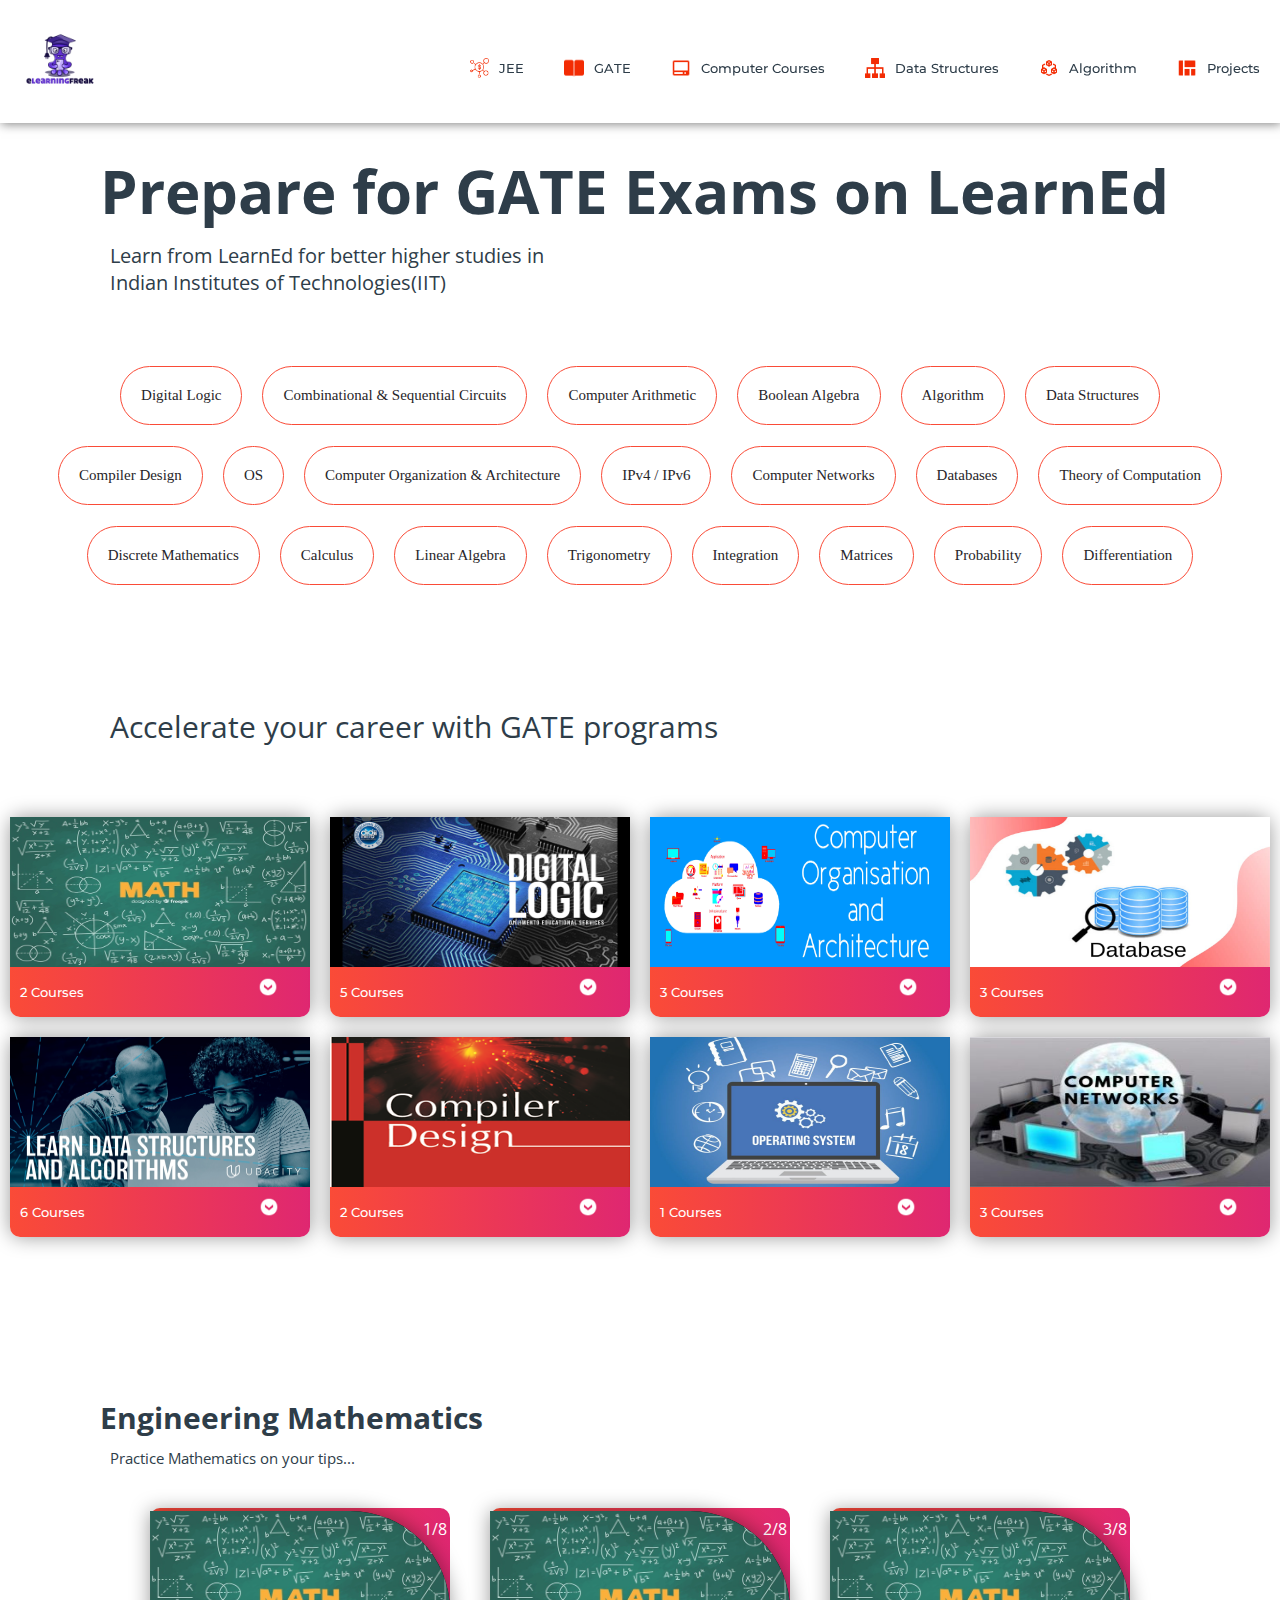
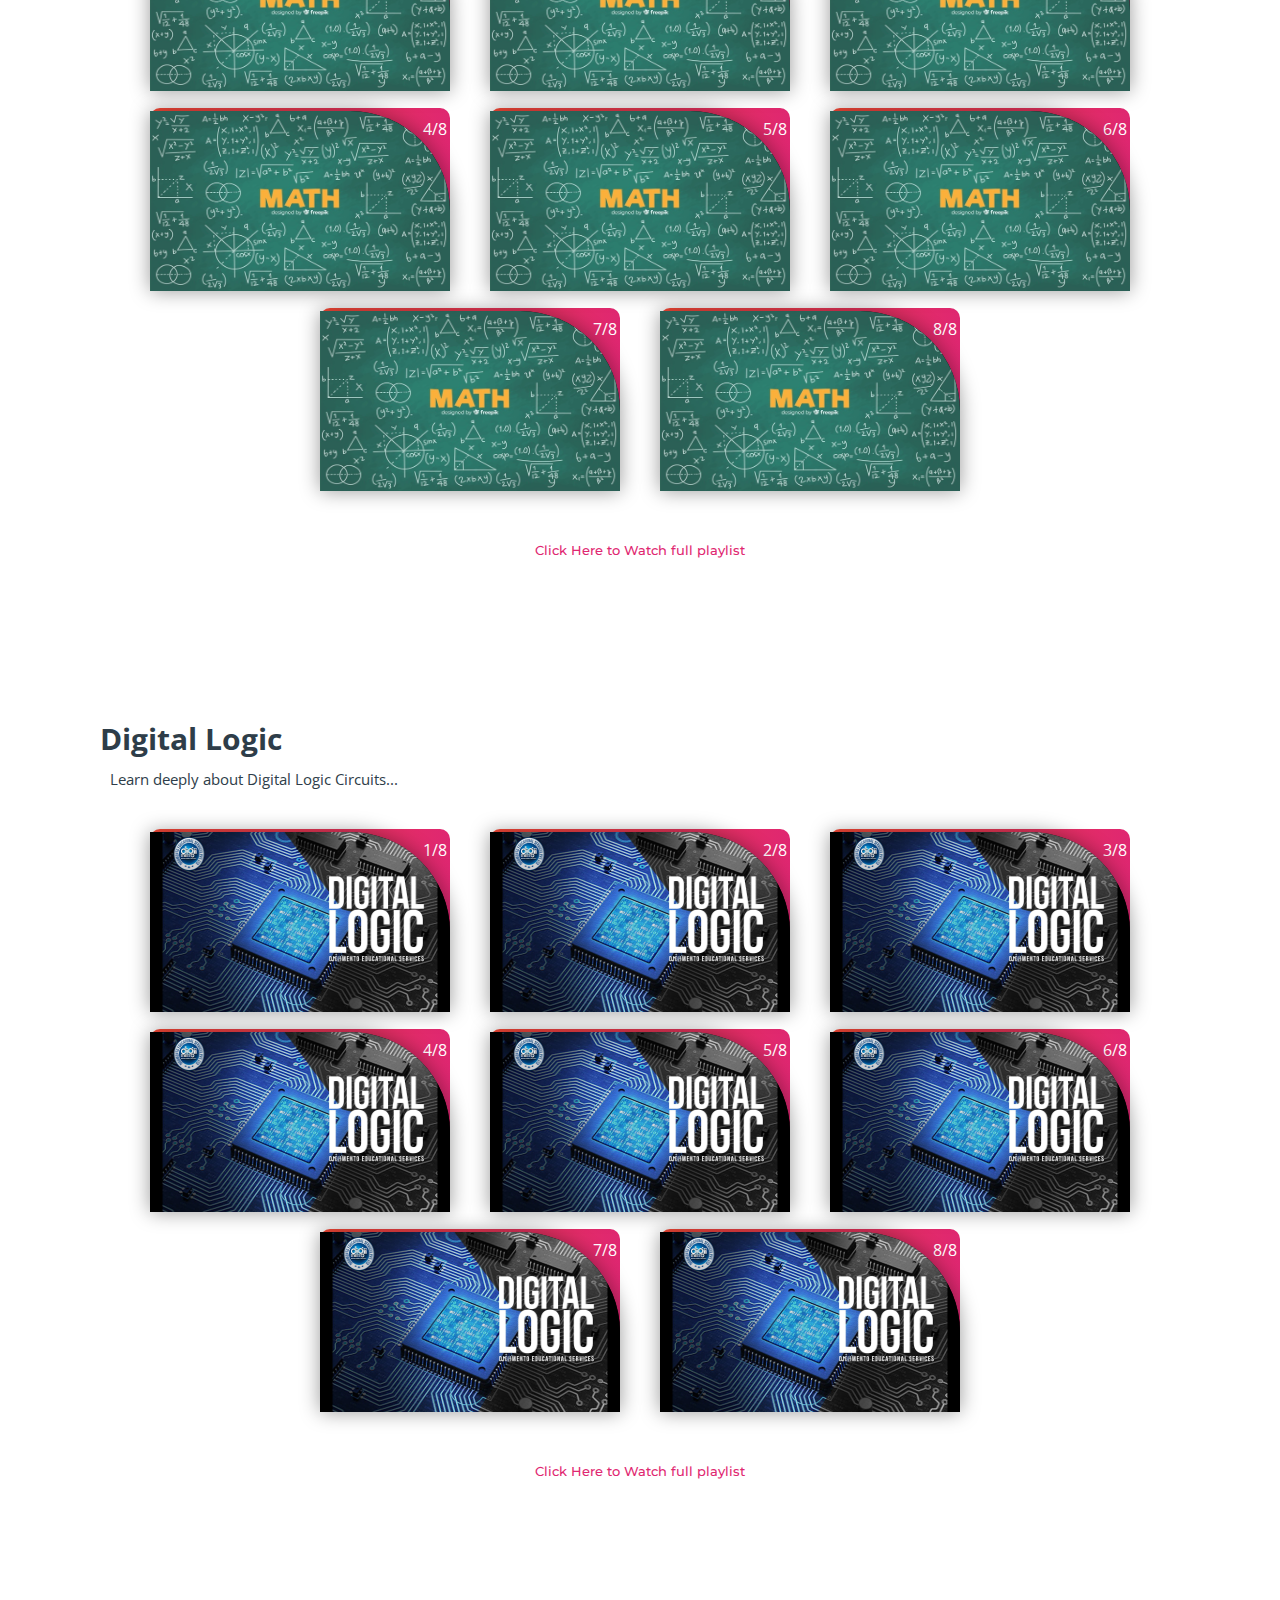
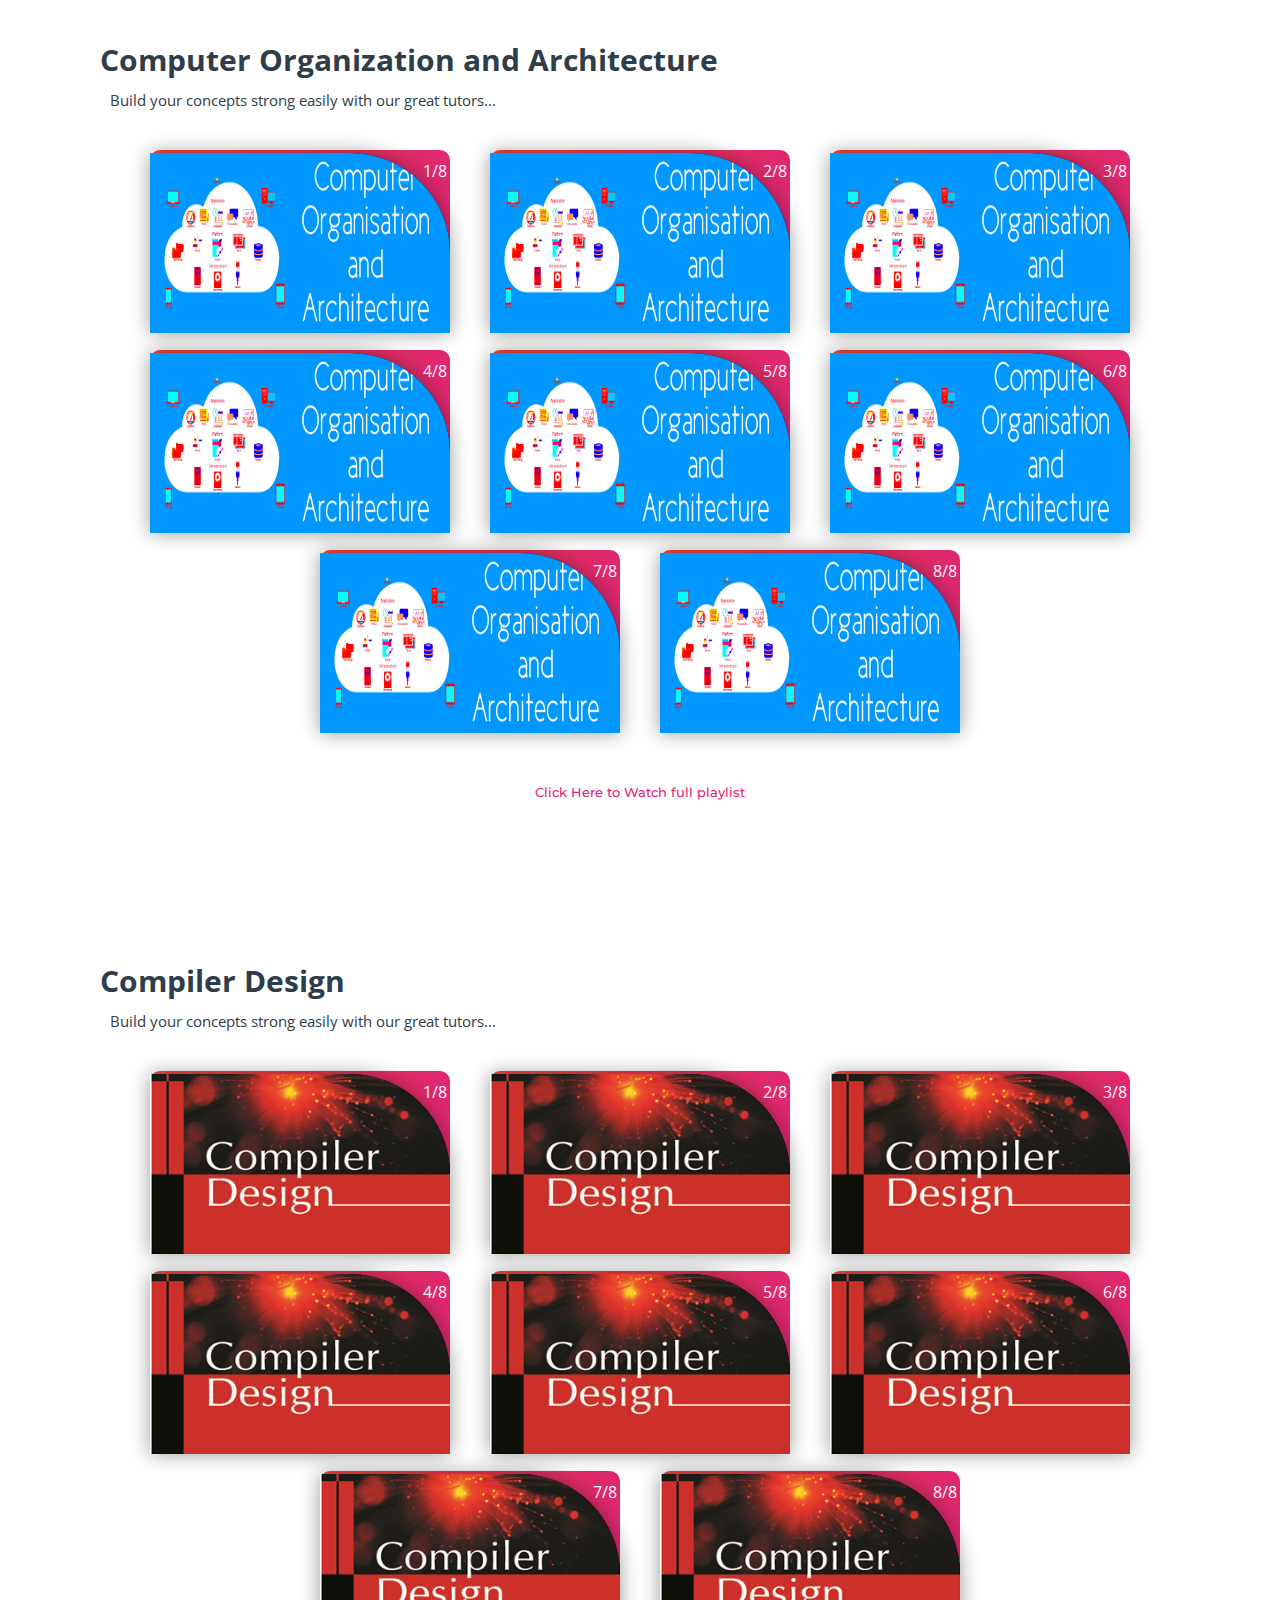
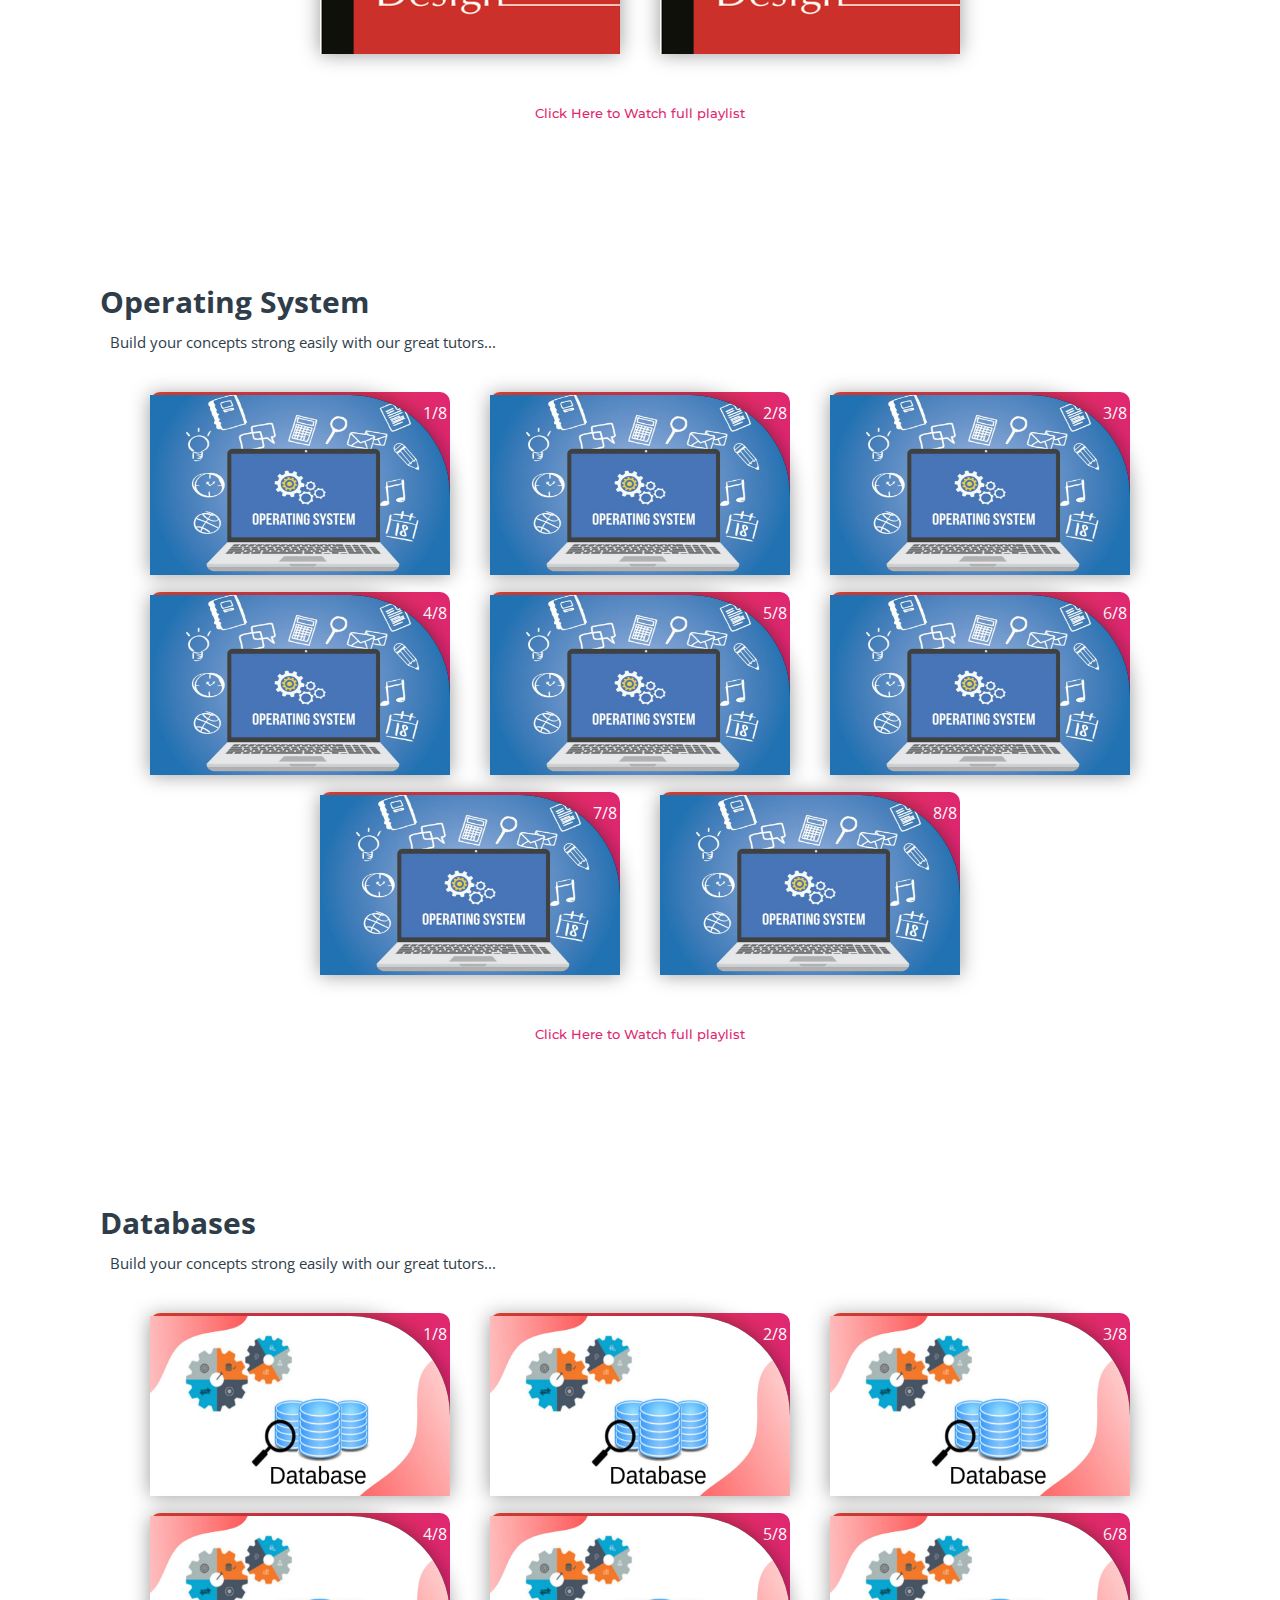
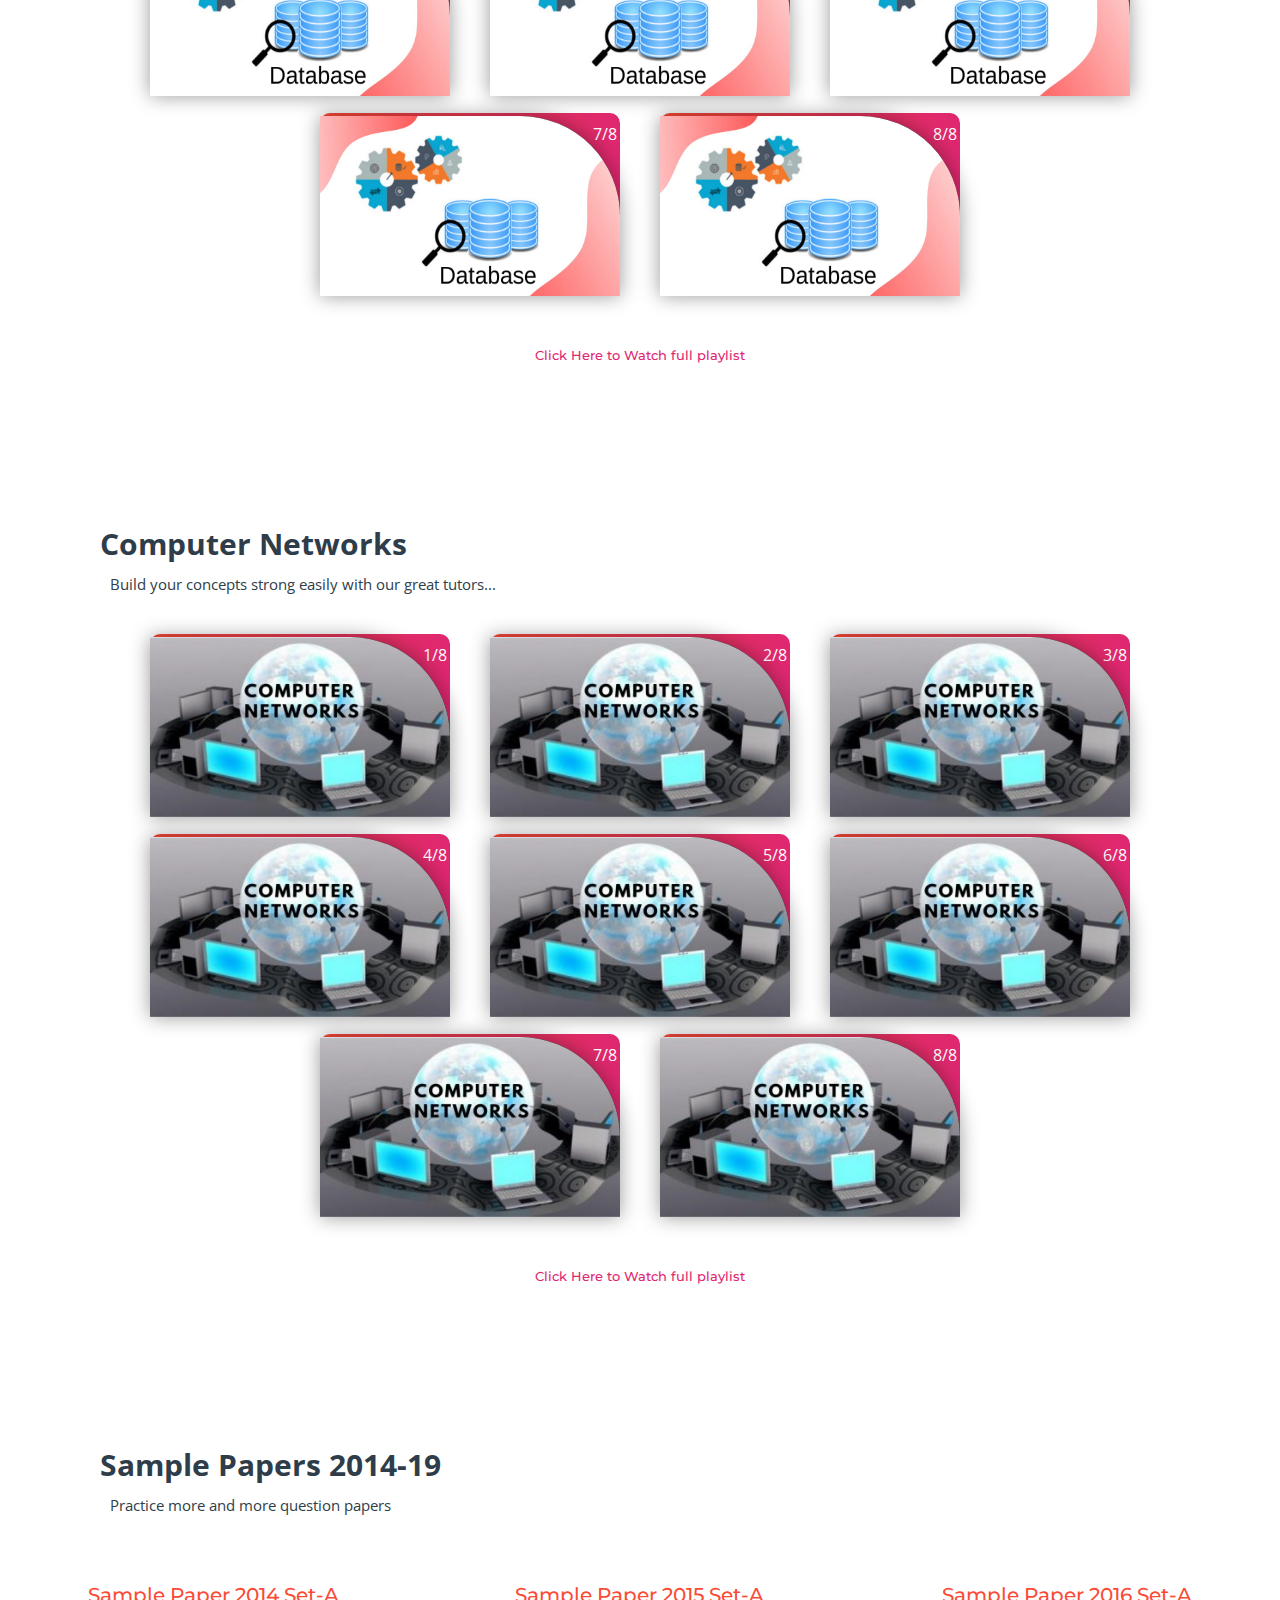
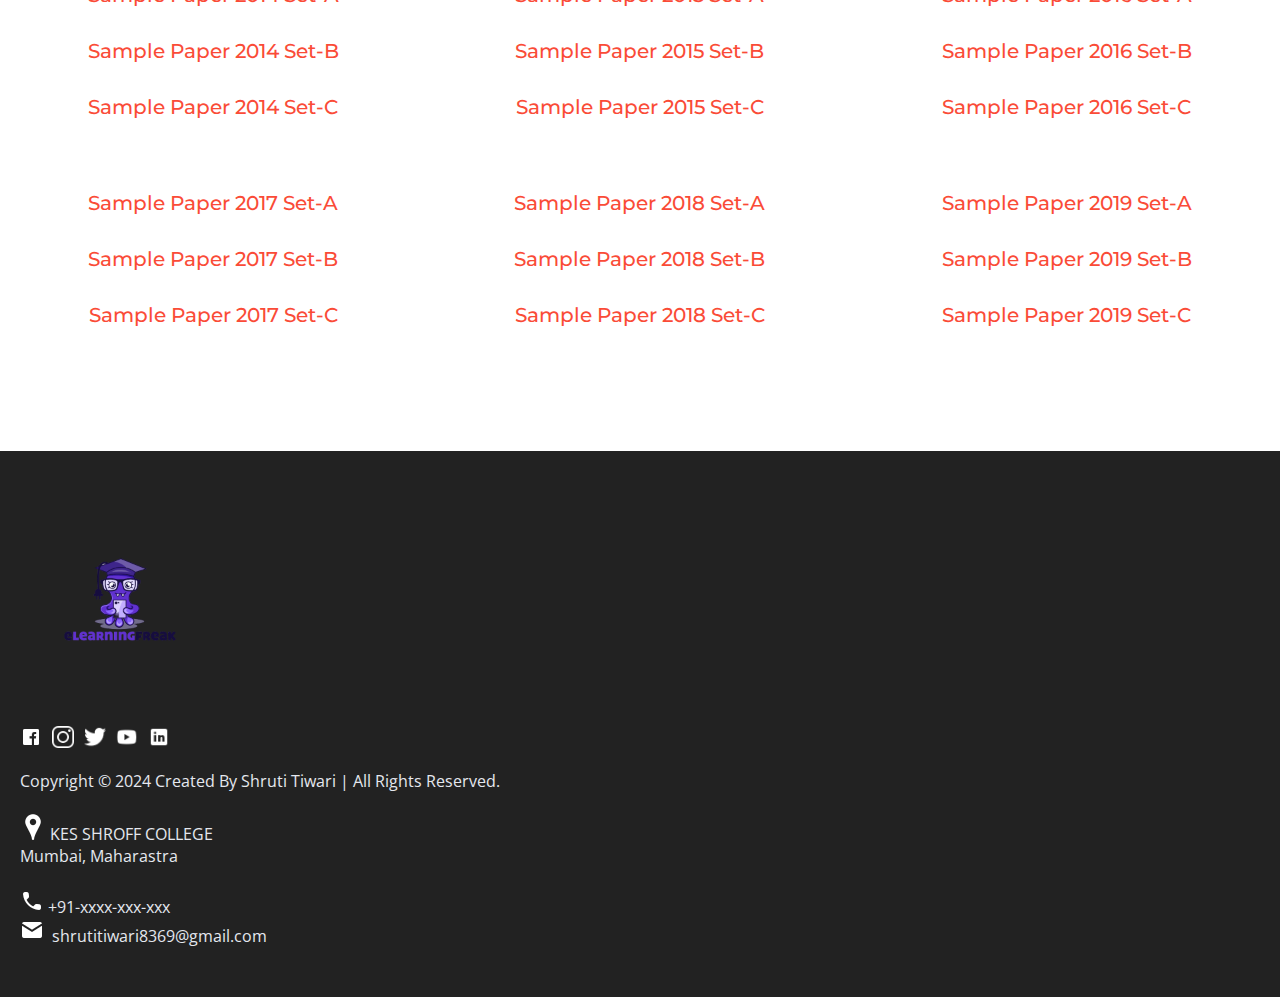
<file: subjects/gate.html>
<!DOCTYPE html>
<html>
<head>
	<link rel="shortcut icon" type="png" href="../images/icon/main.png">
	<title>Prepare for GATE on LearnEd</title>
	<link rel="stylesheet" type="text/css" href="subjects.css">
	<script type="text/javascript" src="../script.js"></script>
</head>
<body>

<!-- NAVIGATION -->
	<header>
		<div class="nav" id="nav">
			<div id="learned-logo">
			<a href="../index.html"><img src="../images/icon/main.png" style="width: 120px;"></a></div>
			<div class="switch-tab" id="switch-tab" onclick="switchTAB()"><img src="../images/icon/menu.png"></div>
			<ul id="list-switch">
				<li><a href="jee.html"><img src="../images/courses/d1.png" class="icon">JEE</a></li>
				<li><a href="gate.html"><img src="../images/courses/paper.png" class="icon">GATE</a></li>
				<li><a href="computer_courses.html"><img src="../images/courses/computer.png" class="icon">Computer Courses</a></li>
				<li><a href="computer_courses.html#data"><img src="../images/courses/data.png" class="icon">Data Structures</a></li>
				<li><a href="computer_courses.html#algo"><img src="../images/courses/algo.png" class="icon">Algorithm</a></li>
				<li><a href="computer_courses.html#projects"><img src="../images/courses/projects.png" class="icon">Projects</a></li>
			</ul>
			<div class="search" id="search-switch">
				<input type="text" placeholder="Search" class="srch"><button id="srchbtn"><img src="../images/icon/search.png"></button>
			</div>
		</div>
	</header>


<!-- Main Title of the Page -->
	<div class="title">
		<span>Prepare for GATE Exams on LearnEd</span>
		<div class="shortdesc">
			<p>Learn from LearnEd for better higher studies in<br> Indian Institutes of Technologies(IIT)</p>
		</div>
	</div>


<!-- Some KeyWords related to topic -->
	<div class="course">
		<div class="cbox">
		<div class="det"><a href="#digital">Digital Logic</a></div>
		<div class="det"><a href="https://en.wikipedia.org/wiki/Sequential_logic" target="_blank">Combinational & Sequential Circuits</a></div>
		<div class="det"><a href="https://en.wikipedia.org/wiki/ALU" target="_blank">Computer Arithmetic</a></div>
		<div class="det"><a href="https://en.wikipedia.org/wiki/Boolean_algebra" target="_blank">Boolean Algebra</a></div>
		<div class="det"><a href="computer_courses.html#algo">Algorithm</a></div>
		<div class="det"><a href="computer_courses.html#data">Data Structures</a></div>
		</div>
		<div class="cbox">
		<div class="det"><a href="#compiler">Compiler Design</a></div>
		<div class="det"><a href="#os">OS</a></div>
		<div class="det"><a href="#coaa">Computer Organization & Architecture</a></div>
		<div class="det"><a href="https://en.wikipedia.org/wiki/IPv4" target="_blank">IPv4 / IPv6</a></div>
		<div class="det"><a href="#cn">Computer Networks</a></div>
		<div class="det"><a href="#database">Databases</a></div>
		<div class="det"><a href="https://en.wikipedia.org/wiki/Theory_of_computation" target="_blank">Theory of Computation</a></div>
		</div>
		<div class="cbox">
		<div class="det"><a href="#math">Discrete Mathematics</a></div>
		<div class="det"><a href="#math">Calculus</a></div>
		<div class="det"><a href="#math">Linear Algebra</a></div>
		<div class="det"><a href="#math">Trigonometry</a></div>
		<div class="det"><a href="#math">Integration</a></div>
		<div class="det"><a href="#math">Matrices</a></div>
		<div class="det"><a href="#math">Probability</a></div>
		<div class="det"><a href="#math">Differentiation</a></div>
		</div>
	</div>


<!-- Courses Available -->
	<div class="inbt">
		Accelerate your career with GATE programs
	</div>

	<div class="ccard">
	<center>
		<div class="ccardbox">
			<div class="dcard">
				<div class="fpart"><img src="../images/courses/math.jpg"></div>
				<a href="#math"><div class="spart">2 Courses <img src="../images/icon/dropdown.png"></div></a>
			</div>
			<div class="dcard">
				<div class="fpart"><img src="../images/courses/digital.jpg"></div>
				<a href="#digital"><div class="spart">5 Courses <img src="../images/icon/dropdown.png"></div></a>
			</div>
			<div class="dcard">
				<div class="fpart"><img src="../images/courses/coaa.jpg"></div>
				<a href="#coaa"><div class="spart">3 Courses <img src="../images/icon/dropdown.png"></div></a>
			</div>
			<div class="dcard">
				<div class="fpart"><img src="../images/courses/database.jpg"></div>
				<a href="#database"><div class="spart">3 Courses <img src="../images/icon/dropdown.png"></div></a>
			</div>
			<div class="dcard">
				<div class="fpart"><img src="../images/courses/data-algo.jpg"></div>
				<a href="computer_courses.html#data"><div class="spart">6 Courses <img src="../images/icon/dropdown.png"></div></a>
			</div>
			<div class="dcard">
				<div class="fpart"><img src="../images/courses/compiler.jpg"></div>
				<a href="#compiler"><div class="spart">2 Courses <img src="../images/icon/dropdown.png"></div></a>
			</div>
			<div class="dcard">
				<div class="fpart"><img src="../images/courses/os.jpg"></div>
				<a href="#os"><div class="spart">1 Courses <img src="../images/icon/dropdown.png"></div></a>
			</div>
			<div class="dcard">
				<div class="fpart"><img src="../images/courses/cn.jpg"></div>
				<a href="#cn"><div class="spart">3 Courses <img src="../images/icon/dropdown.png"></div></a>
			</div>
		</div>
	</center>
	</div>


<!-- Videos on ENGINEERING MATHEMATICS Lectures -->

	<div class="title2" id="math">
		<span>Engineering Mathematics</span>
		<div class="shortdesc2">
			<p>Practice Mathematics on your tips...</p>
		</div>
	</div>
	
	<center>
		<div class="ccardbox2">
			<div class="dcard2"><span class="tag" >1/8</span>
				<div class="fpart2"><img src="../images/courses/math.jpg">
					<iframe src="https://www.youtube.com/embed/xxGyTHWrHZg" frameborder="0" allow="accelerometer; autoplay; encrypted-media; gyroscope; picture-in-picture" allowfullscreen></iframe>
				</div>
			</div>
			<div class="dcard2"><span class="tag" >2/8</span>
				<div class="fpart2"><img src="../images/courses/math.jpg">
					<iframe src="https://www.youtube.com/embed/xxGyTHWrHZg" frameborder="0" allow="accelerometer; autoplay; encrypted-media; gyroscope; picture-in-picture" allowfullscreen></iframe>
				</div>
			</div>
			<div class="dcard2"><span class="tag" >3/8</span>
				<div class="fpart2"><img src="../images/courses/math.jpg">
					<iframe src="https://www.youtube.com/embed/xxGyTHWrHZg" frameborder="0" allow="accelerometer; autoplay; encrypted-media; gyroscope; picture-in-picture" allowfullscreen></iframe>
				</div>
			</div>
			<div class="dcard2"><span class="tag" >4/8</span>
				<div class="fpart2"><img src="../images/courses/math.jpg">
					<iframe src="https://www.youtube.com/embed/xxGyTHWrHZg" frameborder="0" allow="accelerometer; autoplay; encrypted-media; gyroscope; picture-in-picture" allowfullscreen></iframe>
				</div>
			</div>
		
			<div class="dcard2"><span class="tag" >5/8</span>
				<div class="fpart2"><img src="../images/courses/math.jpg">
					<iframe src="https://www.youtube.com/embed/xxGyTHWrHZg" frameborder="0" allow="accelerometer; autoplay; encrypted-media; gyroscope; picture-in-picture" allowfullscreen></iframe>
				</div>
			</div>
			<div class="dcard2"><span class="tag" >6/8</span>
				<div class="fpart2"><img src="../images/courses/math.jpg">
					<iframe src="https://www.youtube.com/embed/xxGyTHWrHZg" frameborder="0" allow="accelerometer; autoplay; encrypted-media; gyroscope; picture-in-picture" allowfullscreen></iframe>
				</div>
			</div>
			<div class="dcard2"><span class="tag" >7/8</span>
				<div class="fpart2"><img src="../images/courses/math.jpg">
					<iframe src="https://www.youtube.com/embed/xxGyTHWrHZg" frameborder="0" allow="accelerometer; autoplay; encrypted-media; gyroscope; picture-in-picture" allowfullscreen></iframe>
				</div>
			</div>
			<div class="dcard2"><span class="tag" >8/8</span>
				<div class="fpart2"><img src="../images/courses/math.jpg">
					<iframe src="https://www.youtube.com/embed/xxGyTHWrHZg" frameborder="0" allow="accelerometer; autoplay; encrypted-media; gyroscope; picture-in-picture" allowfullscreen></iframe>
				</div>
			</div>
		</div>
	</center>
<br><br>
	<div class="click-me">
		<a href="https://www.youtube.com/watch?v=xxGyTHWrHZg" target="_blank">Click Here to Watch full playlist</a>
	</div>



<!-- Videos on DIGITAL LOGIC Lectures -->

	<div class="title2" id="digital">
		<span>Digital Logic</span>
		<div class="shortdesc2">
			<p>Learn deeply about Digital Logic Circuits...</p>
		</div>
	</div>
	<center>
		<div class="ccardbox2">
			<div class="dcard2"><span class="tag" >1/8</span>
				<div class="fpart2"><img src="../images/courses/digital.jpg">
					<iframe src="https://www.youtube.com/embed/-M7oIM8hKSU" frameborder="0" allow="accelerometer; autoplay; encrypted-media; gyroscope; picture-in-picture" allowfullscreen></iframe>
				</div>
			</div>
			<div class="dcard2"><span class="tag" >2/8</span>
				<div class="fpart2"><img src="../images/courses/digital.jpg">
					<iframe src="https://www.youtube.com/embed/-M7oIM8hKSU" frameborder="0" allow="accelerometer; autoplay; encrypted-media; gyroscope; picture-in-picture" allowfullscreen></iframe>
				</div>
			</div>
			<div class="dcard2"><span class="tag" >3/8</span>
				<div class="fpart2"><img src="../images/courses/digital.jpg">
					<iframe src="https://www.youtube.com/embed/-M7oIM8hKSU" frameborder="0" allow="accelerometer; autoplay; encrypted-media; gyroscope; picture-in-picture" allowfullscreen></iframe>
				</div>
			</div>
			<div class="dcard2"><span class="tag" >4/8</span>
				<div class="fpart2"><img src="../images/courses/digital.jpg">
					<iframe src="https://www.youtube.com/embed/-M7oIM8hKSU" frameborder="0" allow="accelerometer; autoplay; encrypted-media; gyroscope; picture-in-picture" allowfullscreen></iframe>
				</div>
			</div>
		
			<div class="dcard2"><span class="tag" >5/8</span>
				<div class="fpart2"><img src="../images/courses/digital.jpg">
					<iframe src="https://www.youtube.com/embed/-M7oIM8hKSU" frameborder="0" allow="accelerometer; autoplay; encrypted-media; gyroscope; picture-in-picture" allowfullscreen></iframe>
				</div>
			</div>
			<div class="dcard2"><span class="tag" >6/8</span>
				<div class="fpart2"><img src="../images/courses/digital.jpg">
					<iframe src="https://www.youtube.com/embed/-M7oIM8hKSU" frameborder="0" allow="accelerometer; autoplay; encrypted-media; gyroscope; picture-in-picture" allowfullscreen></iframe>
				</div>
			</div>
			<div class="dcard2"><span class="tag" >7/8</span>
				<div class="fpart2"><img src="../images/courses/digital.jpg">
					<iframe src="https://www.youtube.com/embed/-M7oIM8hKSU" frameborder="0" allow="accelerometer; autoplay; encrypted-media; gyroscope; picture-in-picture" allowfullscreen></iframe>
				</div>
			</div>
			<div class="dcard2"><span class="tag" >8/8</span>
				<div class="fpart2"><img src="../images/courses/digital.jpg">
					<iframe src="https://www.youtube.com/embed/-M7oIM8hKSU" frameborder="0" allow="accelerometer; autoplay; encrypted-media; gyroscope; picture-in-picture" allowfullscreen></iframe>
				</div>
			</div>
		</div>
	</center>
<br><br>
	<div class="click-me">
		<a href="https://youtu.be/-M7oIM8hKSU" target="_blank">Click Here to Watch full playlist</a>
	</div>



<!-- Videos on COMPUTER ORGANIZATION and ARCHITECTURE Lectures -->

	<div class="title2" id="coaa">
		<span>Computer Organization and Architecture</span>
		<div class="shortdesc2">
			<p>Build your concepts strong easily with our great tutors...</p>
		</div>
	</div>
	<center>
		<div class="ccardbox2">
			<div class="dcard2"><span class="tag" >1/8</span>
				<div class="fpart2"><img src="../images/courses/coaa.jpg">
					<iframe src="https://www.youtube.com/embed/q6oiRtKTpX4" frameborder="0" allow="accelerometer; autoplay; encrypted-media; gyroscope; picture-in-picture" allowfullscreen></iframe>
				</div>
			</div>
			<div class="dcard2"><span class="tag" >2/8</span>
				<div class="fpart2"><img src="../images/courses/coaa.jpg">
					<iframe src="https://www.youtube.com/embed/q6oiRtKTpX4" frameborder="0" allow="accelerometer; autoplay; encrypted-media; gyroscope; picture-in-picture" allowfullscreen></iframe>
				</div>
			</div>
			<div class="dcard2"><span class="tag" >3/8</span>
				<div class="fpart2"><img src="../images/courses/coaa.jpg">
					<iframe src="https://www.youtube.com/embed/q6oiRtKTpX4" frameborder="0" allow="accelerometer; autoplay; encrypted-media; gyroscope; picture-in-picture" allowfullscreen></iframe>
				</div>
			</div>
			<div class="dcard2"><span class="tag" >4/8</span>
				<div class="fpart2"><img src="../images/courses/coaa.jpg">
					<iframe src="https://www.youtube.com/embed/q6oiRtKTpX4" frameborder="0" allow="accelerometer; autoplay; encrypted-media; gyroscope; picture-in-picture" allowfullscreen></iframe>
				</div>
			</div>
		
			<div class="dcard2"><span class="tag" >5/8</span>
				<div class="fpart2"><img src="../images/courses/coaa.jpg">
					<iframe src="https://www.youtube.com/embed/q6oiRtKTpX4" frameborder="0" allow="accelerometer; autoplay; encrypted-media; gyroscope; picture-in-picture" allowfullscreen></iframe>
				</div>
			</div>
			<div class="dcard2"><span class="tag" >6/8</span>
				<div class="fpart2"><img src="../images/courses/coaa.jpg">
					<iframe src="https://www.youtube.com/embed/q6oiRtKTpX4" frameborder="0" allow="accelerometer; autoplay; encrypted-media; gyroscope; picture-in-picture" allowfullscreen></iframe>
				</div>
			</div>
			<div class="dcard2"><span class="tag" >7/8</span>
				<div class="fpart2"><img src="../images/courses/coaa.jpg">
					<iframe src="https://www.youtube.com/embed/q6oiRtKTpX4" frameborder="0" allow="accelerometer; autoplay; encrypted-media; gyroscope; picture-in-picture" allowfullscreen></iframe>
				</div>
			</div>
			<div class="dcard2"><span class="tag" >8/8</span>
				<div class="fpart2"><img src="../images/courses/coaa.jpg">
					<iframe src="https://www.youtube.com/embed/q6oiRtKTpX4" frameborder="0" allow="accelerometer; autoplay; encrypted-media; gyroscope; picture-in-picture" allowfullscreen></iframe>
				</div>
			</div>
		</div>
	</center>
<br><br>
	<div class="click-me">
		<a href="https://youtu.be/q6oiRtKTpX4" target="_blank">Click Here to Watch full playlist</a>
	</div>



<!-- Videos on COMPILER Lectures -->

	<div class="title2" id="compiler">
		<span>Compiler Design</span>
		<div class="shortdesc2">
			<p>Build your concepts strong easily with our great tutors...</p>
		</div>
	</div>
	<center>
		<div class="ccardbox2">
			<div class="dcard2"><span class="tag" >1/8</span>
				<div class="fpart2"><img src="../images/courses/compiler.jpg">
					<iframe src="https://www.youtube.com/embed/yNZIhF6pxjM" frameborder="0" allow="accelerometer; autoplay; encrypted-media; gyroscope; picture-in-picture" allowfullscreen></iframe>
				</div>
			</div>
			<div class="dcard2"><span class="tag" >2/8</span>
				<div class="fpart2"><img src="../images/courses/compiler.jpg">
					<iframe src="https://www.youtube.com/embed/yNZIhF6pxjM" frameborder="0" allow="accelerometer; autoplay; encrypted-media; gyroscope; picture-in-picture" allowfullscreen></iframe>
				</div>
			</div>
			<div class="dcard2"><span class="tag" >3/8</span>
				<div class="fpart2"><img src="../images/courses/compiler.jpg">
					<iframe src="https://www.youtube.com/embed/yNZIhF6pxjM" frameborder="0" allow="accelerometer; autoplay; encrypted-media; gyroscope; picture-in-picture" allowfullscreen></iframe>
				</div>
			</div>
			<div class="dcard2"><span class="tag" >4/8</span>
				<div class="fpart2"><img src="../images/courses/compiler.jpg">
					<iframe src="https://www.youtube.com/embed/yNZIhF6pxjM" frameborder="0" allow="accelerometer; autoplay; encrypted-media; gyroscope; picture-in-picture" allowfullscreen></iframe>
				</div>
			</div>
		
			<div class="dcard2"><span class="tag" >5/8</span>
				<div class="fpart2"><img src="../images/courses/compiler.jpg">
					<iframe src="https://www.youtube.com/embed/yNZIhF6pxjM" frameborder="0" allow="accelerometer; autoplay; encrypted-media; gyroscope; picture-in-picture" allowfullscreen></iframe>
				</div>
			</div>
			<div class="dcard2"><span class="tag" >6/8</span>
				<div class="fpart2"><img src="../images/courses/compiler.jpg">
					<iframe src="https://www.youtube.com/embed/yNZIhF6pxjM" frameborder="0" allow="accelerometer; autoplay; encrypted-media; gyroscope; picture-in-picture" allowfullscreen></iframe>
				</div>
			</div>
			<div class="dcard2"><span class="tag" >7/8</span>
				<div class="fpart2"><img src="../images/courses/compiler.jpg">
					<iframe src="https://www.youtube.com/embed/yNZIhF6pxjM" frameborder="0" allow="accelerometer; autoplay; encrypted-media; gyroscope; picture-in-picture" allowfullscreen></iframe>
				</div>
			</div>
			<div class="dcard2"><span class="tag" >8/8</span>
				<div class="fpart2"><img src="../images/courses/compiler.jpg">
					<iframe src="https://www.youtube.com/embed/yNZIhF6pxjM" frameborder="0" allow="accelerometer; autoplay; encrypted-media; gyroscope; picture-in-picture" allowfullscreen></iframe>
				</div>
			</div>
		</div>
	</center>
<br><br>
	<div class="click-me">
		<a href="https://youtu.be/yNZIhF6pxjM" target="_blank">Click Here to Watch full playlist</a>
	</div>



<!-- Videos on OPERATING SYSTEM Lectures -->


<div class="title2" id="os">
		<span>Operating System</span>
		<div class="shortdesc2">
			<p>Build your concepts strong easily with our great tutors...</p>
		</div>
	</div>
	<center>
		<div class="ccardbox2">
			<div class="dcard2"><span class="tag" >1/8</span>
				<div class="fpart2"><img src="../images/courses/os.jpg">
					<iframe src="https://www.youtube.com/embed/vBURTt97EkA" frameborder="0" allow="accelerometer; autoplay; encrypted-media; gyroscope; picture-in-picture" allowfullscreen></iframe>
				</div>
			</div>
			<div class="dcard2"><span class="tag" >2/8</span>
				<div class="fpart2"><img src="../images/courses/os.jpg">
					<iframe src="https://www.youtube.com/embed/vBURTt97EkA" frameborder="0" allow="accelerometer; autoplay; encrypted-media; gyroscope; picture-in-picture" allowfullscreen></iframe>
				</div>
			</div>
			<div class="dcard2"><span class="tag" >3/8</span>
				<div class="fpart2"><img src="../images/courses/os.jpg">
					<iframe src="https://www.youtube.com/embed/vBURTt97EkA" frameborder="0" allow="accelerometer; autoplay; encrypted-media; gyroscope; picture-in-picture" allowfullscreen></iframe>
				</div>
			</div>
			<div class="dcard2"><span class="tag" >4/8</span>
				<div class="fpart2"><img src="../images/courses/os.jpg">
					<iframe src="https://www.youtube.com/embed/vBURTt97EkA" frameborder="0" allow="accelerometer; autoplay; encrypted-media; gyroscope; picture-in-picture" allowfullscreen></iframe>
				</div>
			</div>
		
			<div class="dcard2"><span class="tag" >5/8</span>
				<div class="fpart2"><img src="../images/courses/os.jpg">
					<iframe src="https://www.youtube.com/embed/vBURTt97EkA" frameborder="0" allow="accelerometer; autoplay; encrypted-media; gyroscope; picture-in-picture" allowfullscreen></iframe>
				</div>
			</div>
			<div class="dcard2"><span class="tag" >6/8</span>
				<div class="fpart2"><img src="../images/courses/os.jpg">
					<iframe src="https://www.youtube.com/embed/vBURTt97EkA" frameborder="0" allow="accelerometer; autoplay; encrypted-media; gyroscope; picture-in-picture" allowfullscreen></iframe>
				</div>
			</div>
			<div class="dcard2"><span class="tag" >7/8</span>
				<div class="fpart2"><img src="../images/courses/os.jpg">
					<iframe src="https://www.youtube.com/embed/vBURTt97EkA" frameborder="0" allow="accelerometer; autoplay; encrypted-media; gyroscope; picture-in-picture" allowfullscreen></iframe>
				</div>
			</div>
			<div class="dcard2"><span class="tag" >8/8</span>
				<div class="fpart2"><img src="../images/courses/os.jpg">
					<iframe src="https://www.youtube.com/embed/vBURTt97EkA" frameborder="0" allow="accelerometer; autoplay; encrypted-media; gyroscope; picture-in-picture" allowfullscreen></iframe>
				</div>
			</div>
		</div>
	</center>

<br><br>
	<div class="click-me">
		<a href="https://youtu.be/vBURTt97EkA" target="_blank">Click Here to Watch full playlist</a>
	</div>


<!-- Videos on DATABASE Lectures -->

<div class="title2" id="database">
		<span>Databases</span>
		<div class="shortdesc2">
			<p>Build your concepts strong easily with our great tutors...</p>
		</div>
	</div>
	<center>
		<div class="ccardbox2">
			<div class="dcard2"><span class="tag" >1/8</span>
				<div class="fpart2"><img src="../images/courses/database.jpg">
					<iframe src="https://www.youtube.com/embed/wR0jg0eQsZA" frameborder="0" allow="accelerometer; autoplay; encrypted-media; gyroscope; picture-in-picture" allowfullscreen></iframe>
				</div>
			</div>
			<div class="dcard2"><span class="tag" >2/8</span>
				<div class="fpart2"><img src="../images/courses/database.jpg">
					<iframe src="https://www.youtube.com/embed/wR0jg0eQsZA" frameborder="0" allow="accelerometer; autoplay; encrypted-media; gyroscope; picture-in-picture" allowfullscreen></iframe>
				</div>
			</div>
			<div class="dcard2"><span class="tag" >3/8</span>
				<div class="fpart2"><img src="../images/courses/database.jpg">
					<iframe src="https://www.youtube.com/embed/wR0jg0eQsZA" frameborder="0" allow="accelerometer; autoplay; encrypted-media; gyroscope; picture-in-picture" allowfullscreen></iframe>
				</div>
			</div>
			<div class="dcard2"><span class="tag" >4/8</span>
				<div class="fpart2"><img src="../images/courses/database.jpg">
					<iframe src="https://www.youtube.com/embed/wR0jg0eQsZA" frameborder="0" allow="accelerometer; autoplay; encrypted-media; gyroscope; picture-in-picture" allowfullscreen></iframe>
				</div>
			</div>
		
			<div class="dcard2"><span class="tag" >5/8</span>
				<div class="fpart2"><img src="../images/courses/database.jpg">
					<iframe src="https://www.youtube.com/embed/wR0jg0eQsZA" frameborder="0" allow="accelerometer; autoplay; encrypted-media; gyroscope; picture-in-picture" allowfullscreen></iframe>
				</div>
			</div>
			<div class="dcard2"><span class="tag" >6/8</span>
				<div class="fpart2"><img src="../images/courses/database.jpg">
					<iframe src="https://www.youtube.com/embed/wR0jg0eQsZA" frameborder="0" allow="accelerometer; autoplay; encrypted-media; gyroscope; picture-in-picture" allowfullscreen></iframe>
				</div>
			</div>
			<div class="dcard2"><span class="tag" >7/8</span>
				<div class="fpart2"><img src="../images/courses/database.jpg">
					<iframe src="https://www.youtube.com/embed/wR0jg0eQsZA" frameborder="0" allow="accelerometer; autoplay; encrypted-media; gyroscope; picture-in-picture" allowfullscreen></iframe>
				</div>
			</div>
			<div class="dcard2"><span class="tag" >8/8</span>
				<div class="fpart2"><img src="../images/courses/database.jpg">
					<iframe src="https://www.youtube.com/embed/wR0jg0eQsZA" frameborder="0" allow="accelerometer; autoplay; encrypted-media; gyroscope; picture-in-picture" allowfullscreen></iframe>
				</div>
			</div>
		</div>
	</center>
<br><br>
	<div class="click-me">
		<a href="https://youtu.be/wR0jg0eQsZA" target="_blank">Click Here to Watch full playlist</a>
	</div>



<!-- Videos on COMPUTER NETWORKS Lectures -->

<div class="title2" id="cn">
		<span>Computer Networks</span>
		<div class="shortdesc2">
			<p>Build your concepts strong easily with our great tutors...</p>
		</div>
	</div>
	<center>
		<div class="ccardbox2">
			<div class="dcard2"><span class="tag" >1/8</span>
				<div class="fpart2"><img src="../images/courses/cn.jpg">
					<iframe src="https://www.youtube.com/embed/qiQR5rTSshw" frameborder="0" allow="accelerometer; autoplay; encrypted-media; gyroscope; picture-in-picture" allowfullscreen></iframe>
				</div>
			</div>
			<div class="dcard2"><span class="tag" >2/8</span>
				<div class="fpart2"><img src="../images/courses/cn.jpg">
					<iframe src="https://www.youtube.com/embed/qiQR5rTSshw" frameborder="0" allow="accelerometer; autoplay; encrypted-media; gyroscope; picture-in-picture" allowfullscreen></iframe>
				</div>
			</div>
			<div class="dcard2"><span class="tag" >3/8</span>
				<div class="fpart2"><img src="../images/courses/cn.jpg">
					<iframe src="https://www.youtube.com/embed/qiQR5rTSshw" frameborder="0" allow="accelerometer; autoplay; encrypted-media; gyroscope; picture-in-picture" allowfullscreen></iframe>
				</div>
			</div>
			<div class="dcard2"><span class="tag" >4/8</span>
				<div class="fpart2"><img src="../images/courses/cn.jpg">
					<iframe src="https://www.youtube.com/embed/qiQR5rTSshw" frameborder="0" allow="accelerometer; autoplay; encrypted-media; gyroscope; picture-in-picture" allowfullscreen></iframe>
				</div>
			</div>
		
			<div class="dcard2"><span class="tag" >5/8</span>
				<div class="fpart2"><img src="../images/courses/cn.jpg">
					<iframe src="https://www.youtube.com/embed/qiQR5rTSshw" frameborder="0" allow="accelerometer; autoplay; encrypted-media; gyroscope; picture-in-picture" allowfullscreen></iframe>
				</div>
			</div>
			<div class="dcard2"><span class="tag" >6/8</span>
				<div class="fpart2"><img src="../images/courses/cn.jpg">
					<iframe src="https://www.youtube.com/embed/qiQR5rTSshw" frameborder="0" allow="accelerometer; autoplay; encrypted-media; gyroscope; picture-in-picture" allowfullscreen></iframe>
				</div>
			</div>
			<div class="dcard2"><span class="tag" >7/8</span>
				<div class="fpart2"><img src="../images/courses/cn.jpg">
					<iframe src="https://www.youtube.com/embed/qiQR5rTSshw" frameborder="0" allow="accelerometer; autoplay; encrypted-media; gyroscope; picture-in-picture" allowfullscreen></iframe>
				</div>
			</div>
			<div class="dcard2"><span class="tag" >8/8</span>
				<div class="fpart2"><img src="../images/courses/cn.jpg">
					<iframe src="https://www.youtube.com/embed/qiQR5rTSshw" frameborder="0" allow="accelerometer; autoplay; encrypted-media; gyroscope; picture-in-picture" allowfullscreen></iframe>
				</div>
			</div>
		</div>
	</center>

<br><br>
	<div class="click-me">
		<a href="https://youtu.be/qiQR5rTSshw" target="_blank">Click Here to Watch full playlist</a>
	</div>

	

<!-- Links for SAMPLE PAPERS of JEE MAINS & ADVANCED -->

	<div class="title2" id="sample_papers">
		<span>Sample Papers 2014-19</span>
		<div class="shortdesc2">
			<p>Practice more and more question papers</p>
		</div>
	</div>

	<div class="sample">
		<ul>
			<li><a href="../samplePapers/p1.pdf" target="_blank">Sample Paper 2014 Set-A</a></li>
			<li><a href="../samplePapers/p1.pdf" target="_blank">Sample Paper 2014 Set-B</a></li>
			<li><a href="../samplePapers/p1.pdf" target="_blank">Sample Paper 2014 Set-C</a></li>
		</ul>
		<ul>
			<li><a href="../samplePapers/p1.pdf" target="_blank">Sample Paper 2015 Set-A</a></li>
			<li><a href="../samplePapers/p1.pdf" target="_blank">Sample Paper 2015 Set-B</a></li>
			<li><a href="../samplePapers/p1.pdf" target="_blank">Sample Paper 2015 Set-C</a></li>
		</ul>
		<ul>
			<li><a href="../samplePapers/p1.pdf" target="_blank">Sample Paper 2016 Set-A</a></li>
			<li><a href="../samplePapers/p1.pdf" target="_blank">Sample Paper 2016 Set-B</a></li>
			<li><a href="../samplePapers/p1.pdf" target="_blank">Sample Paper 2016 Set-C</a></li>
		</ul>
	</div>
	<div class="sample lastSample">
		<ul>
			<li><a href="../samplePapers/p1.pdf" target="_blank">Sample Paper 2017 Set-A</a></li>
			<li><a href="../samplePapers/p1.pdf" target="_blank">Sample Paper 2017 Set-B</a></li>
			<li><a href="../samplePapers/p1.pdf" target="_blank">Sample Paper 2017 Set-C</a></li>
		</ul>
		<ul>
			<li><a href="../samplePapers/p1.pdf" target="_blank">Sample Paper 2018 Set-A</a></li>
			<li><a href="../samplePapers/p1.pdf" target="_blank">Sample Paper 2018 Set-B</a></li>
			<li><a href="../samplePapers/p1.pdf" target="_blank">Sample Paper 2018 Set-C</a></li>
		</ul>
		<ul>
			<li><a href="../samplePapers/p1.pdf" target="_blank">Sample Paper 2019 Set-A</a></li>
			<li><a href="../samplePapers/p1.pdf" target="_blank">Sample Paper 2019 Set-B</a></li>
			<li><a href="../samplePapers/p1.pdf" target="_blank">Sample Paper 2019 Set-C</a></li>
		</ul>
	</div>


<!-- FOOTER -->
<footer>
	<div class="footer-container">
		<div class="left-col">
			<img src="../images/icon/main.png" style="width: 200px;">
			<div class="logo"></div>
			<div class="social-media">
				<a href="#"><img src="../images/icon\fb.png"></a>
				<a href="#"><img src="../images/icon\insta.png"></a>
				<a href="#"><img src="../images/icon\tt.png"></a>
				<a href="#"><img src="../images/icon\ytube.png"></a>
				<a href="#"><img src="../images/icon\linkedin.png"></a>
			</div><br><br>
			<p class="rights-text">Copyright © 2024 Created By Shruti Tiwari | All Rights Reserved.</p>
				<br><p><img src="../images/icon/location.png"> KES SHROFF COLLEGE <br>Mumbai, Maharastra</p><br>
				<p><img src="../images/icon/phone.png"> +91-xxxx-xxx-xxx<br><img src="../images/icon/mail.png">&nbsp; shrutitiwari8369@gmail.com</p>
		</div>
		<!--div class="right-col">
			<h1 style="color: #fff">Our Newsletter</h1>
			<div class="border"></div><br>
			<p>Enter Your Email to get our News and updates.</p>
			<form class="newsletter-form">
				<input class="txtb" type="email" placeholder="Enter Your Email">
				<input class="btn" type="submit" value="Submit">
			</form>
		</div-->
	</div>
</footer>

</body>
</html>
</file>
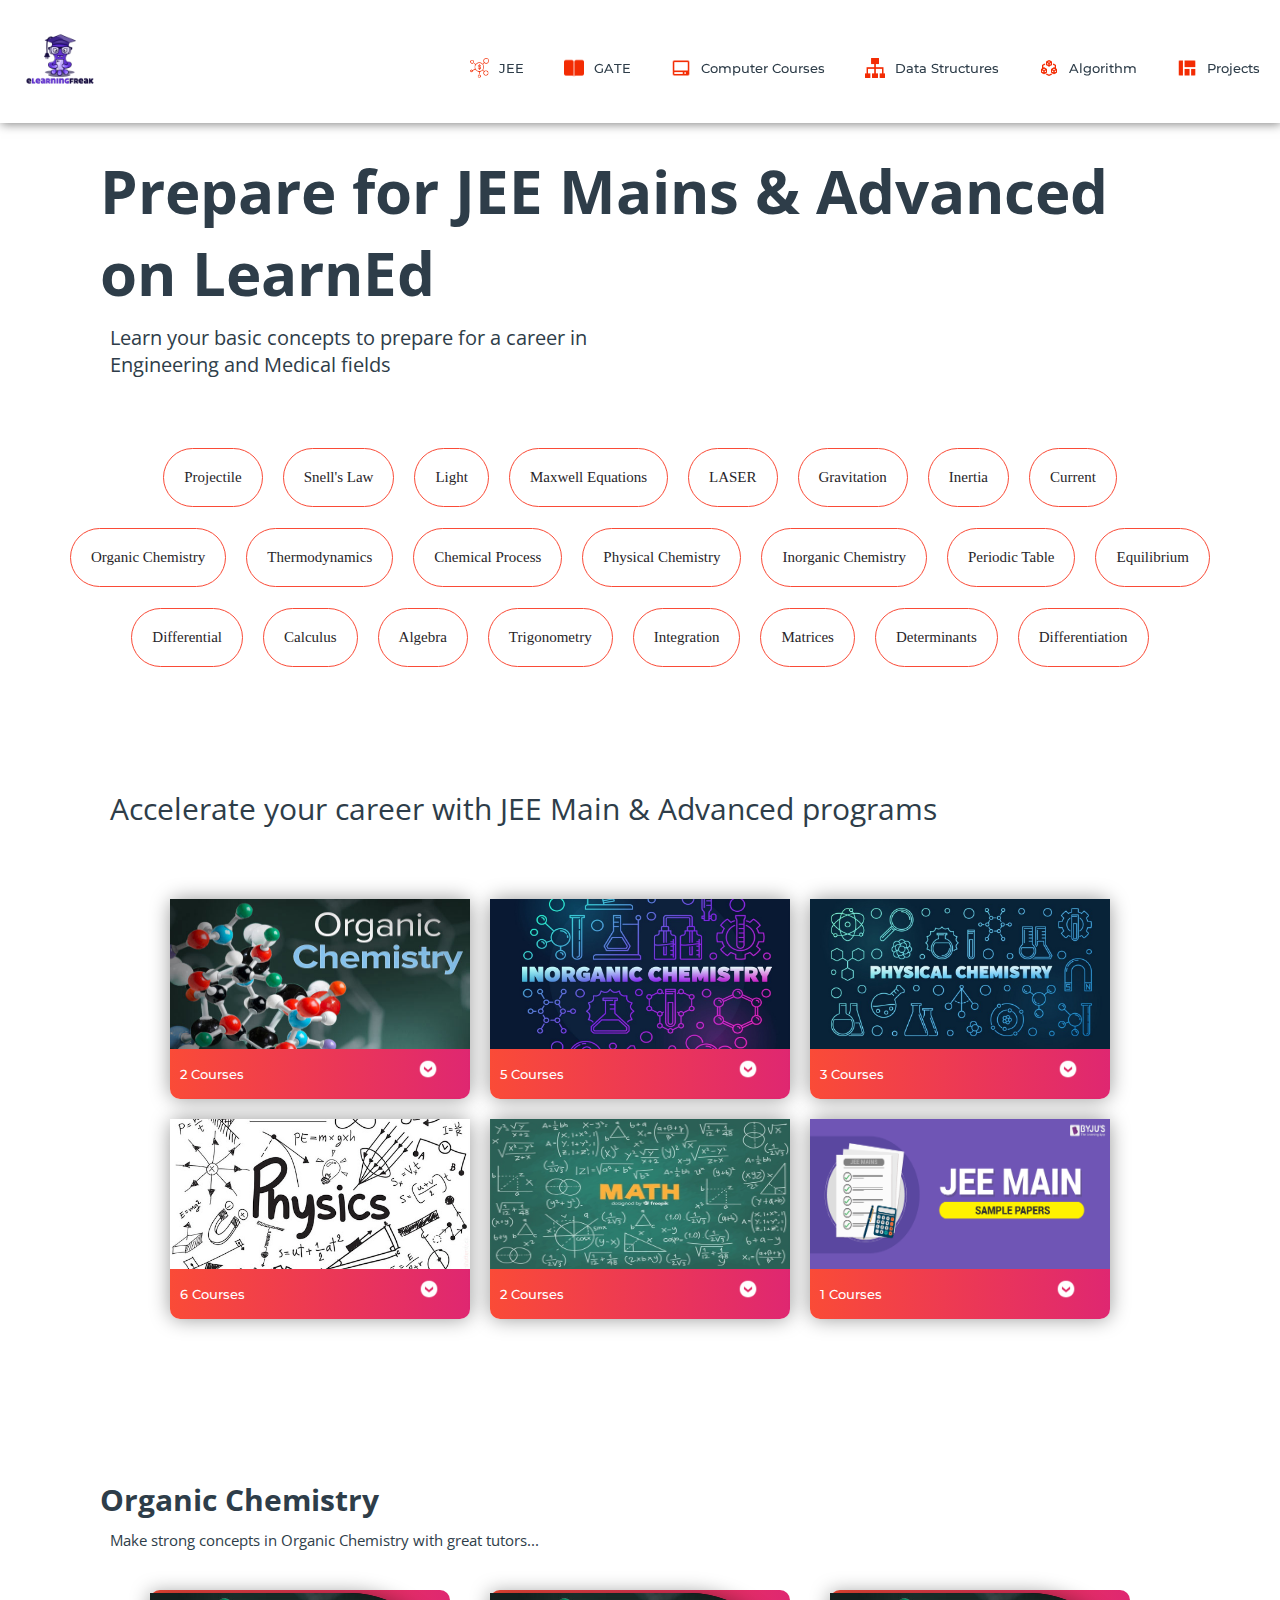
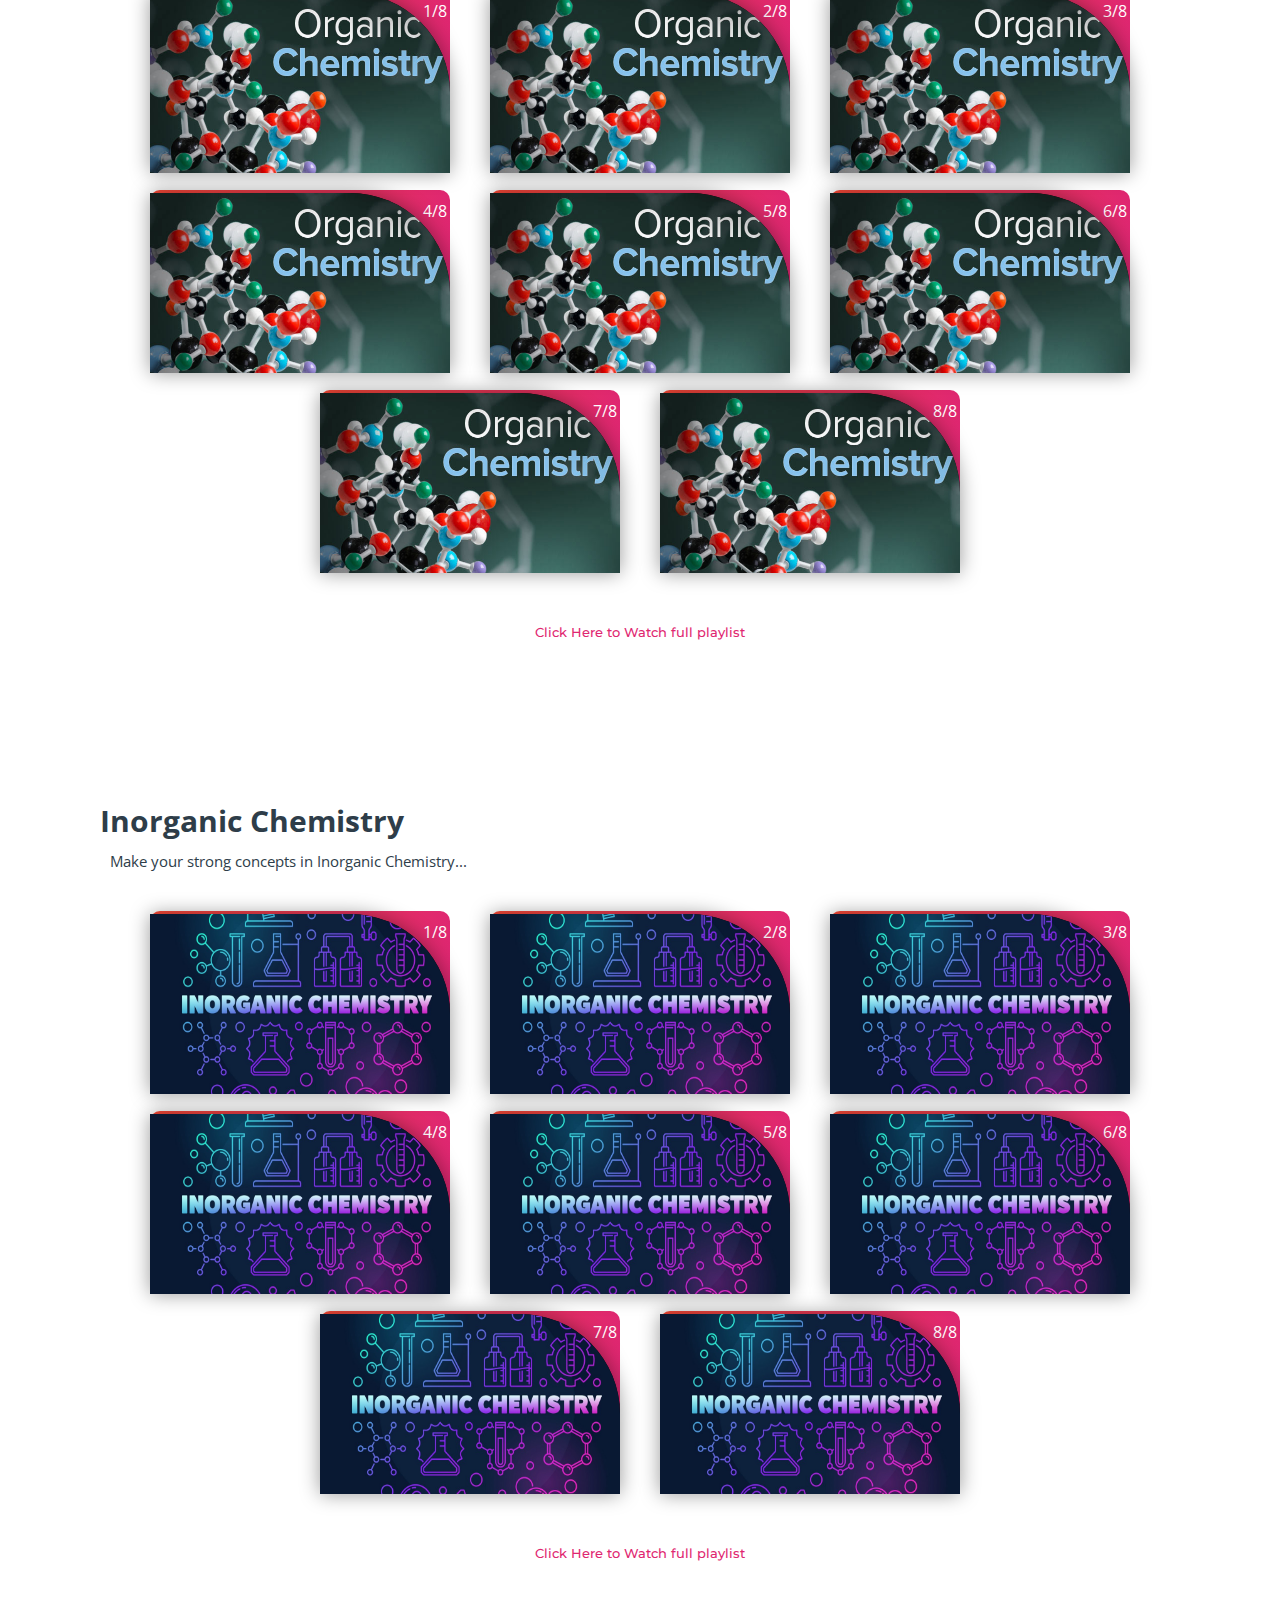
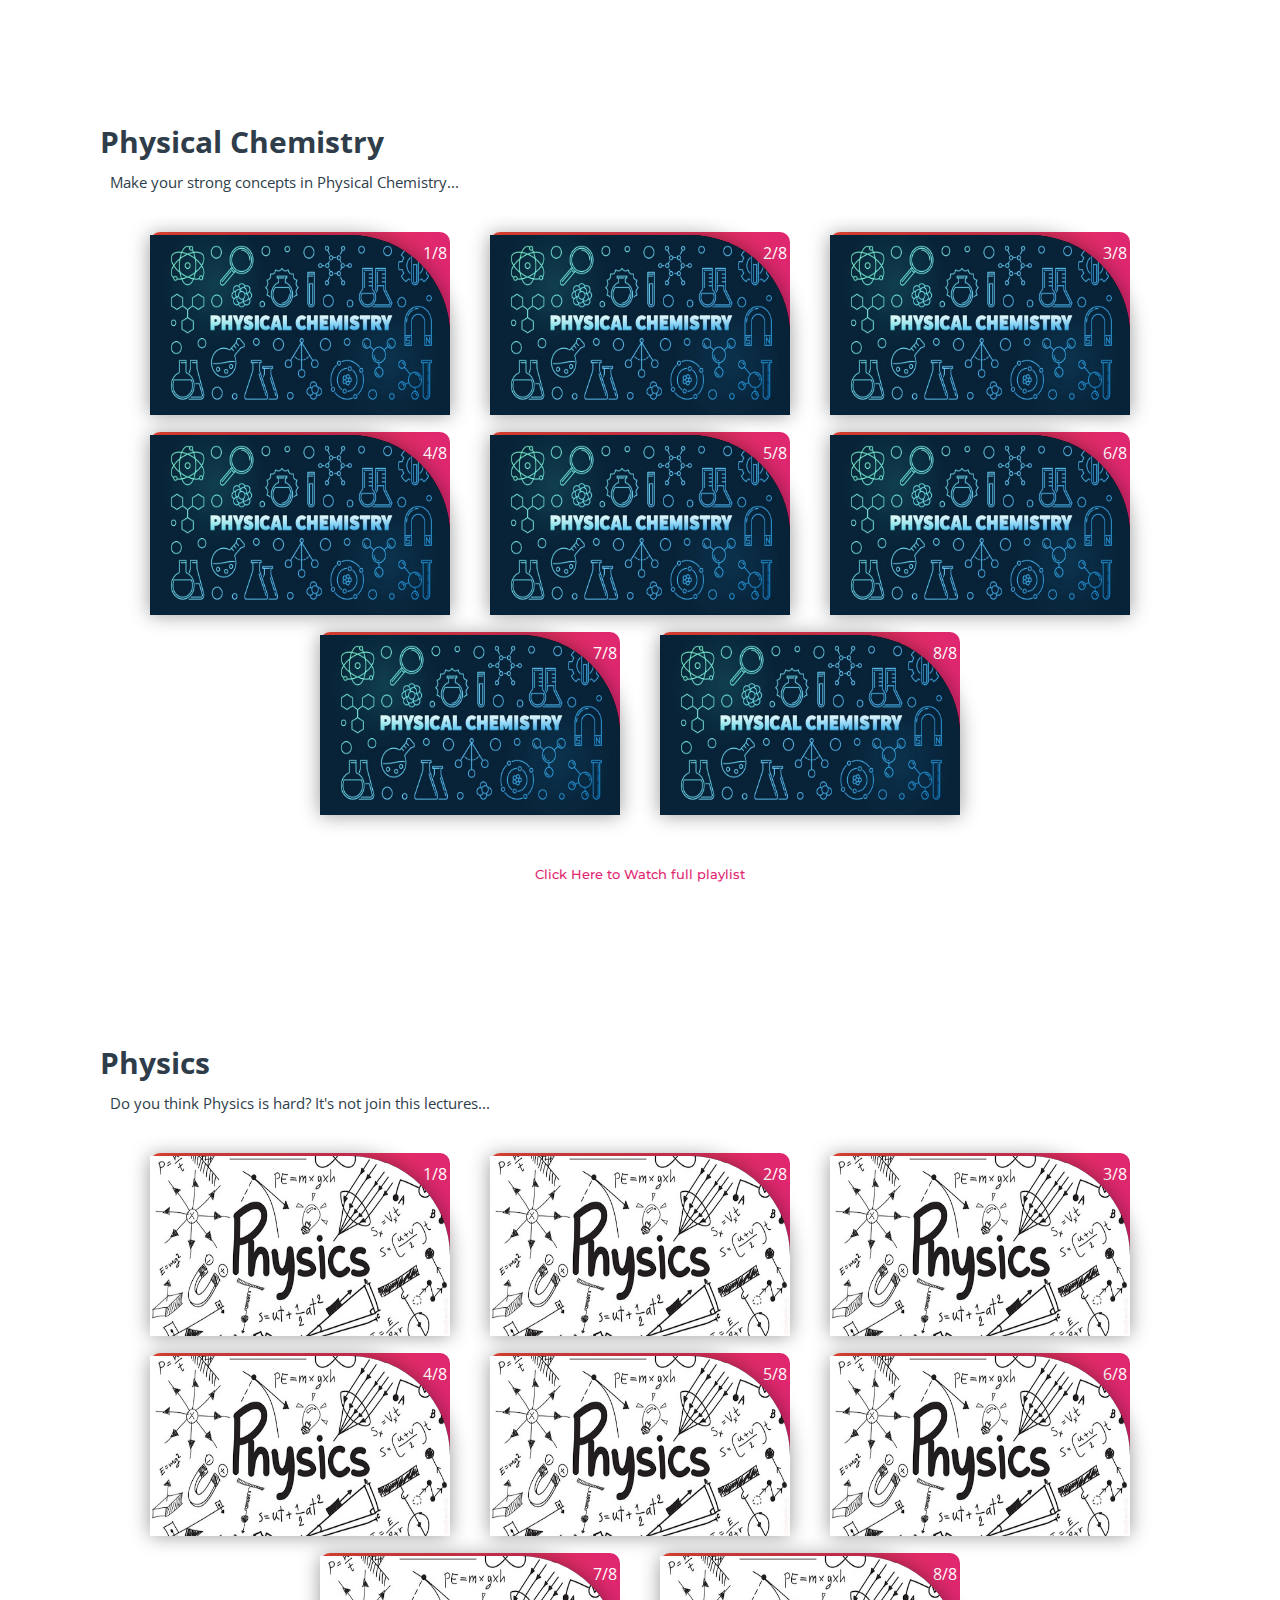
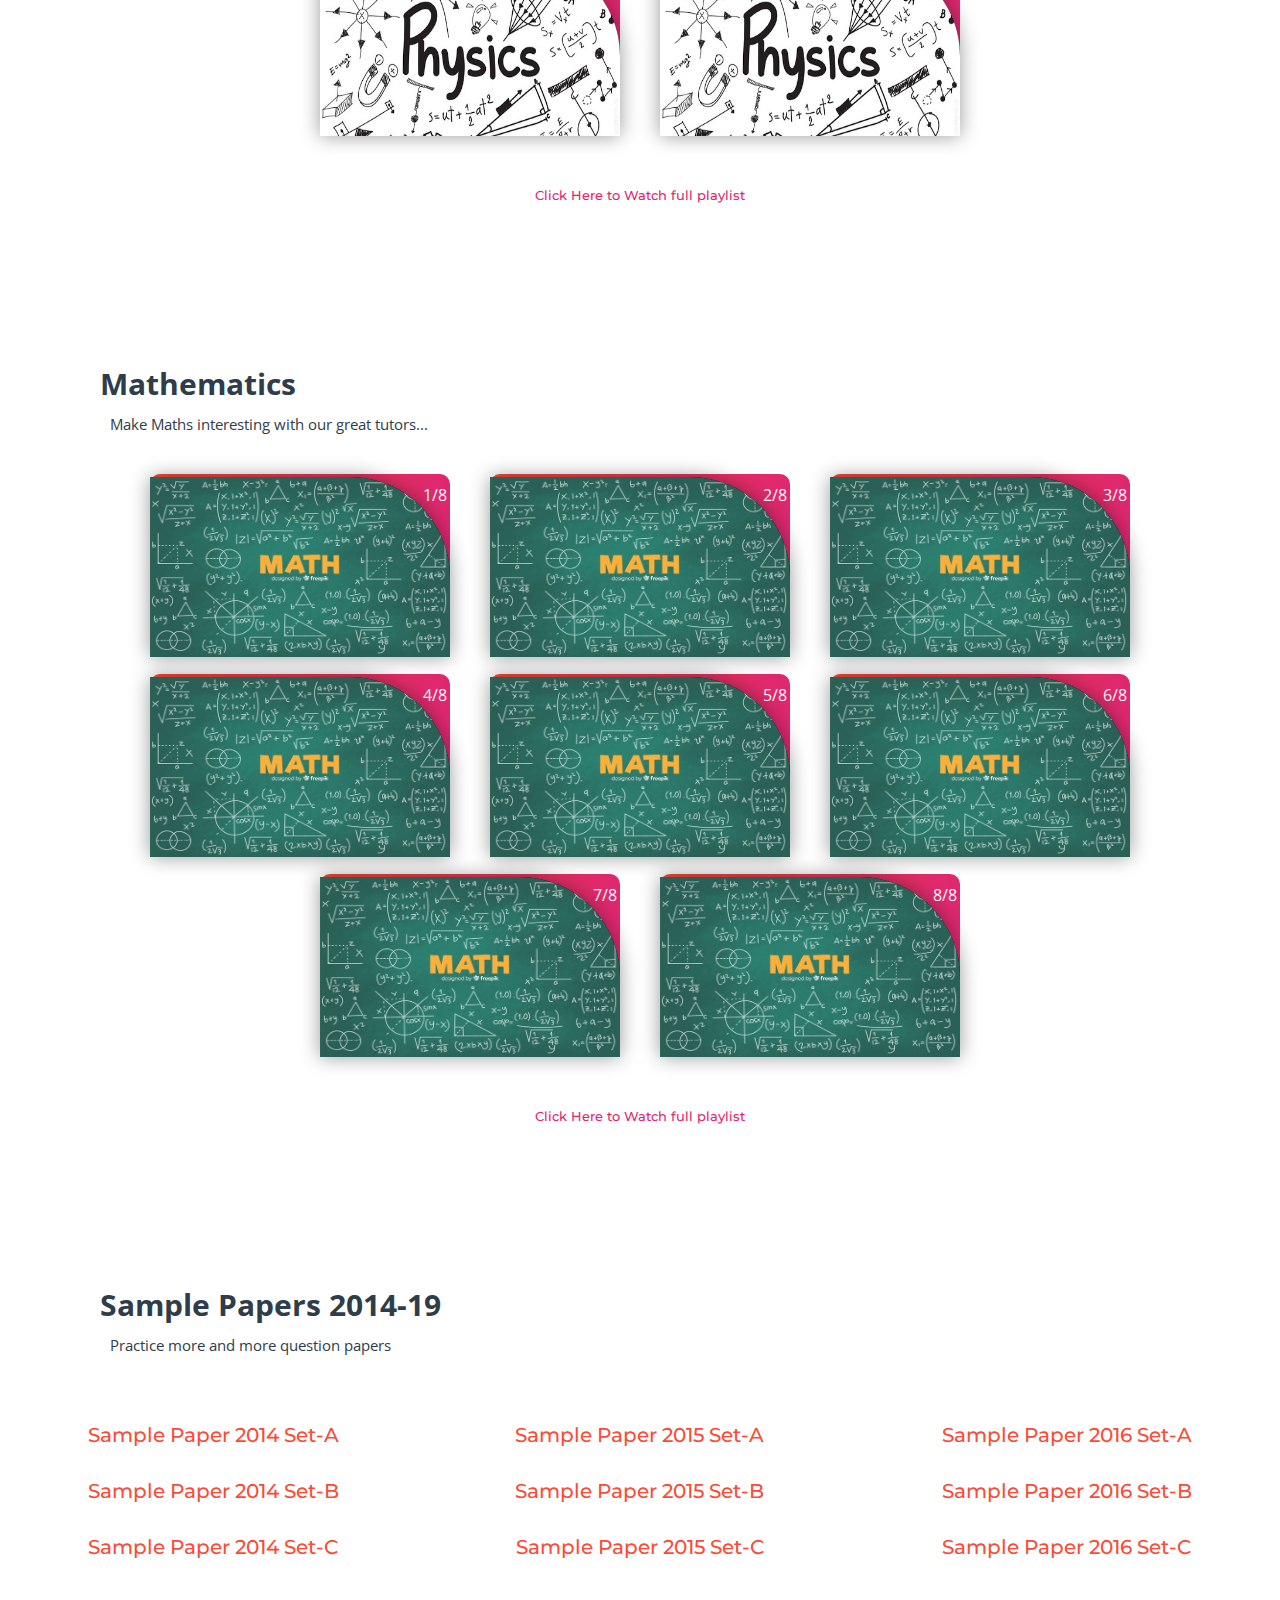
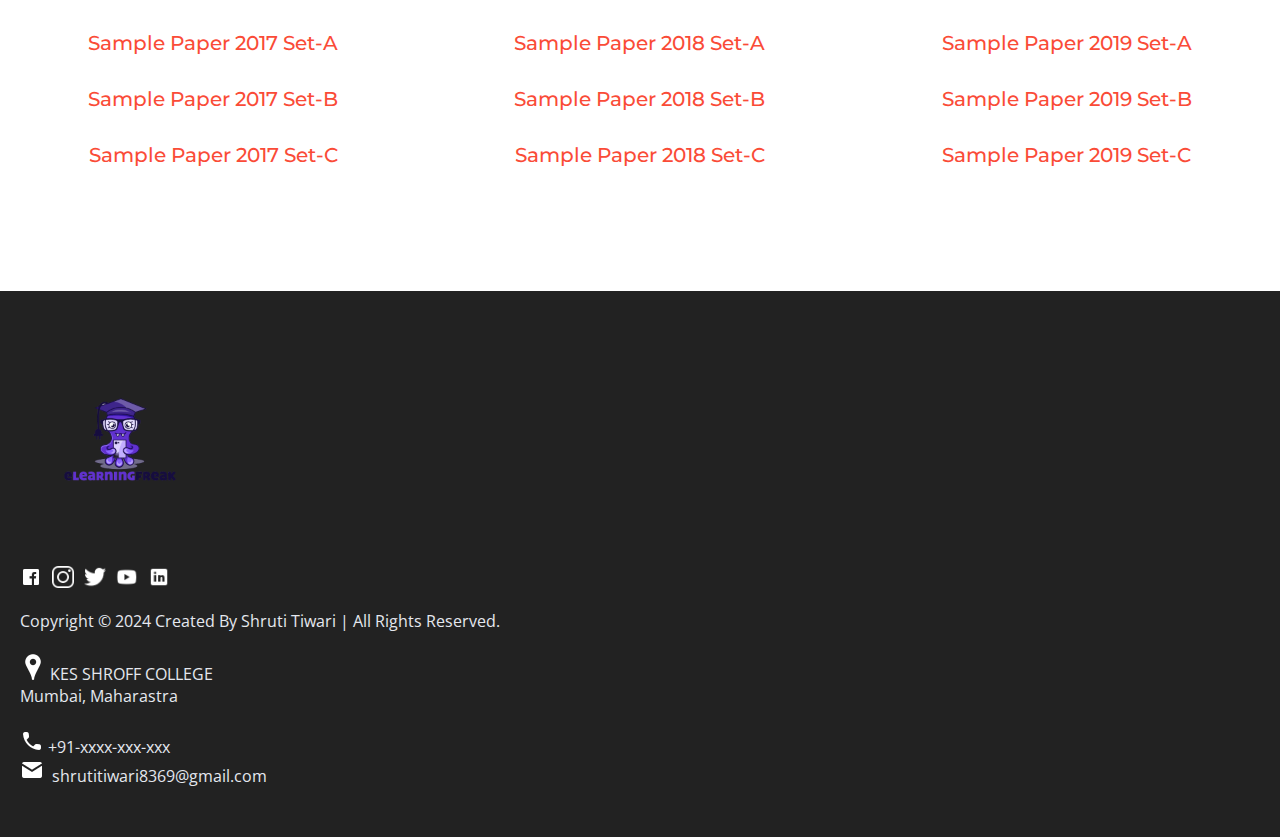
<file: subjects/jee.html>
<!DOCTYPE html>
<html>
<head>
	<link rel="shortcut icon" type="png" href="../images/icon/main.png">
	<title>Prepare for JEE Mains & Advanced</title>
	<link rel="stylesheet" type="text/css" href="subjects.css">
	<script type="text/javascript" src="../script.js"></script>
</head>
<body>

	<!-- NAVIGATION -->
	<header>
		<div class="nav" id="nav">
			<div id="learned-logo">
			<a href="../index.html"><img src="../images/icon/main.png" style="width: 120px;"></a></div>
			<div class="switch-tab" id="switch-tab" onclick="switchTAB()"><img src="../images/icon/menu.png"></div>
			<ul id="list-switch">
				<li><a href="#"><img src="../images/courses/d1.png" class="icon">JEE</a></li>
				<li><a href="gate.html"><img src="../images/courses/paper.png" class="icon">GATE</a></li>
				<li><a href="computer_courses.html"><img src="../images/courses/computer.png" class="icon">Computer Courses</a></li>
				<li><a href="computer_courses.html#data"><img src="../images/courses/data.png" class="icon">Data Structures</a></li>
				<li><a href="computer_courses.html#algo"><img src="../images/courses/algo.png" class="icon">Algorithm</a></li>
				<li><a href="computer_courses.html#projects"><img src="../images/courses/projects.png" class="icon">Projects</a></li>
			</ul>
			<div class="search" id="search-switch">
				<input type="text" placeholder="Search" class="srch"><button id="srchbtn"><img src="../images/icon/search.png"></button>
			</div>
		</div>
	</header>

	<div class="title">
		<span>Prepare for JEE Mains & Advanced<br>on LearnEd</span>
		<div class="shortdesc">
			<p>Learn your basic concepts to prepare for a career in<br>Engineering and Medical fields</p>
		</div>
	</div>

<!-- Quick Links -->
	<div class="course">
		<div class="cbox">
		<div class="det"><a href="https://en.wikipedia.org/wiki/Projectile" target="_blank">Projectile</a></div>
		<div class="det"><a href="https://en.wikipedia.org/wiki/Snell%27s_law" target="_blank">Snell's Law</a></div>
		<div class="det"><a href="https://en.wikipedia.org/wiki/Light" target="_blank">Light</a></div>
		<div class="det"><a href="https://en.wikipedia.org/wiki/Maxwell%27s_equations" target="_blank">Maxwell Equations</a></div>
		<div class="det"><a href="https://en.wikipedia.org/wiki/Laser" target="_blank">LASER</a></div>
		<div class="det"><a href="https://en.wikipedia.org/wiki/Gravity" target="_blank">Gravitation</a></div>
		<div class="det"><a href="https://en.wikipedia.org/wiki/Inertia" target="_blank">Inertia</a></div>
		<div class="det"><a href="https://en.wikipedia.org/wiki/Current" target="_blank">Current</a></div>
		</div>
		<div class="cbox">
		<div class="det"><a href="#organic">Organic Chemistry</a></div>
		<div class="det"><a href="https://en.wikipedia.org/wiki/Thermodynamics" target="_blank">Thermodynamics</a></div>
		<div class="det"><a href="https://en.wikipedia.org/wiki/Chemical_process" target="_blank">Chemical Process</a></div>
		<div class="det"><a href="#physical">Physical Chemistry</a></div>
		<div class="det"><a href="#inorganic">Inorganic Chemistry</a></div>
		<div class="det"><a href="https://en.wikipedia.org/wiki/Periodic_table" target="_blank">Periodic Table</a></div>
		<div class="det"><a href="https://en.wikipedia.org/wiki/Equilibrium" target="_blank">Equilibrium</a></div>
		</div>
		<div class="cbox">
		<div class="det"><a href="#math">Differential</a></div>
		<div class="det"><a href="#math">Calculus</a></div>
		<div class="det"><a href="#math">Algebra</a></div>
		<div class="det"><a href="#math">Trigonometry</a></div>
		<div class="det"><a href="#math">Integration</a></div>
		<div class="det"><a href="#math">Matrices</a></div>
		<div class="det"><a href="#math">Determinants</a></div>
		<div class="det"><a href="#math">Differentiation</a></div>
		</div>
	</div>

	<div class="inbt">
		Accelerate your career with JEE Main & Advanced programs
	</div>

<!-- COURSES AVAILABLE -->
	<div class="ccard">
	<center>
		<div class="ccardbox">
			<div class="dcard">
				<div class="fpart"><img src="../images/courses/organic.jpg"></div>
				<a href="#organic"><div class="spart">2 Courses <img src="../images/icon/dropdown.png"></div></a>
			</div>
			<div class="dcard">
				<div class="fpart"><img src="../images/courses/inorganic.jpg"></div>
				<a href="#inorganic"><div class="spart">5 Courses <img src="../images/icon/dropdown.png"></div></a>
			</div>
			<div class="dcard">
				<div class="fpart"><img src="../images/courses/physical.jpg"></div>
				<a href="#physical"><div class="spart">3 Courses <img src="../images/icon/dropdown.png"></div></a>
			</div>
		</div>
		<div class="ccardbox">
			<div class="dcard">
				<div class="fpart"><img src="../images/courses/physics.jpg"></div>
				<a href="#physics"><div class="spart">6 Courses <img src="../images/icon/dropdown.png"></div></a>
			</div>
			<div class="dcard">
				<div class="fpart"><img src="../images/courses/math.jpg"></div>
				<a href="#math"><div class="spart">2 Courses <img src="../images/icon/dropdown.png"></div></a>
			</div>
			<div class="dcard">
				<div class="fpart"><img src="../images/courses/paper-download.png"></div>
				<a href="#sample_papers"><div class="spart">1 Courses <img src="../images/icon/dropdown.png"></div></a>
			</div>
		</div>
	</center>
	</div>

<!-- VIDEOS SECTION -->
	<div class="title2" id="organic">
		<span>Organic Chemistry</span>
		<div class="shortdesc2">
			<p>Make strong concepts in Organic Chemistry with great tutors...</p>
		</div>
	</div>
	
	<center>
		<div class="ccardbox2">
			<div class="dcard2"><span class="tag" >1/8</span>
				<div class="fpart2"><img src="../images/courses/organic.jpg">
					<iframe src="https://www.youtube.com/embed/bSMx0NS0XfY" frameborder="0" allow="accelerometer; autoplay; encrypted-media; gyroscope; picture-in-picture" allowfullscreen></iframe>
				</div>
			</div>
			<div class="dcard2"><span class="tag" >2/8</span>
				<div class="fpart2"><img src="../images/courses/organic.jpg">
					<iframe src="https://www.youtube.com/embed/bSMx0NS0XfY" frameborder="0" allow="accelerometer; autoplay; encrypted-media; gyroscope; picture-in-picture" allowfullscreen></iframe>
				</div>
			</div>
			<div class="dcard2"><span class="tag" >3/8</span>
				<div class="fpart2"><img src="../images/courses/organic.jpg">
					<iframe src="https://www.youtube.com/embed/bSMx0NS0XfY" frameborder="0" allow="accelerometer; autoplay; encrypted-media; gyroscope; picture-in-picture" allowfullscreen></iframe>
				</div>
			</div>
			<div class="dcard2"><span class="tag" >4/8</span>
				<div class="fpart2"><img src="../images/courses/organic.jpg">
					<iframe src="https://www.youtube.com/embed/bSMx0NS0XfY" frameborder="0" allow="accelerometer; autoplay; encrypted-media; gyroscope; picture-in-picture" allowfullscreen></iframe>
				</div>
			</div>
		
			<div class="dcard2"><span class="tag" >5/8</span>
				<div class="fpart2"><img src="../images/courses/organic.jpg">
					<iframe src="https://www.youtube.com/embed/bSMx0NS0XfY" frameborder="0" allow="accelerometer; autoplay; encrypted-media; gyroscope; picture-in-picture" allowfullscreen></iframe>
				</div>
			</div>
			<div class="dcard2"><span class="tag" >6/8</span>
				<div class="fpart2"><img src="../images/courses/organic.jpg">
					<iframe src="https://www.youtube.com/embed/bSMx0NS0XfY" frameborder="0" allow="accelerometer; autoplay; encrypted-media; gyroscope; picture-in-picture" allowfullscreen></iframe>
				</div>
			</div>
			<div class="dcard2"><span class="tag" >7/8</span>
				<div class="fpart2"><img src="../images/courses/organic.jpg">
					<iframe src="https://www.youtube.com/embed/bSMx0NS0XfY" frameborder="0" allow="accelerometer; autoplay; encrypted-media; gyroscope; picture-in-picture" allowfullscreen></iframe>
				</div>
			</div>
			<div class="dcard2"><span class="tag" >8/8</span>
				<div class="fpart2"><img src="../images/courses/organic.jpg">
					<iframe src="https://www.youtube.com/embed/bSMx0NS0XfY" frameborder="0" allow="accelerometer; autoplay; encrypted-media; gyroscope; picture-in-picture" allowfullscreen></iframe>
				</div>
			</div>
		</div>
	</center>

<br><br>
	<div class="click-me">
		<a href="https://www.youtube.com/watch?v=bSMx0NS0XfY&list=PL8dPuuaLjXtONguuhLdVmq0HTKS0jksS4" target="_blank">Click Here to Watch full playlist</a>
	</div>

<!-- VIDEOS SECTION -->

	<div class="title2" id="inorganic">
		<span>Inorganic Chemistry</span>
		<div class="shortdesc2">
			<p>Make your strong concepts in Inorganic Chemistry...</p>
		</div>
	</div>
	<center>
		<div class="ccardbox2">
			<div class="dcard2"><span class="tag" >1/8</span>
				<div class="fpart2"><img src="../images/courses/inorganic.jpg">
					<iframe src="https://www.youtube.com/embed/2B8CRyfGLo4" frameborder="0" allow="accelerometer; autoplay; encrypted-media; gyroscope; picture-in-picture" allowfullscreen></iframe>
				</div>
			</div>
			<div class="dcard2"><span class="tag" >2/8</span>
				<div class="fpart2"><img src="../images/courses/inorganic.jpg">
					<iframe src="https://www.youtube.com/embed/2B8CRyfGLo4" frameborder="0" allow="accelerometer; autoplay; encrypted-media; gyroscope; picture-in-picture" allowfullscreen></iframe>
				</div>
			</div>
			<div class="dcard2"><span class="tag" >3/8</span>
				<div class="fpart2"><img src="../images/courses/inorganic.jpg">
					<iframe src="https://www.youtube.com/embed/2B8CRyfGLo4" frameborder="0" allow="accelerometer; autoplay; encrypted-media; gyroscope; picture-in-picture" allowfullscreen></iframe>
				</div>
			</div>
			<div class="dcard2"><span class="tag" >4/8</span>
				<div class="fpart2"><img src="../images/courses/inorganic.jpg">
					<iframe src="https://www.youtube.com/embed/2B8CRyfGLo4" frameborder="0" allow="accelerometer; autoplay; encrypted-media; gyroscope; picture-in-picture" allowfullscreen></iframe>
				</div>
			</div>
		
			<div class="dcard2"><span class="tag" >5/8</span>
				<div class="fpart2"><img src="../images/courses/inorganic.jpg">
					<iframe src="https://www.youtube.com/embed/2B8CRyfGLo4" frameborder="0" allow="accelerometer; autoplay; encrypted-media; gyroscope; picture-in-picture" allowfullscreen></iframe>
				</div>
			</div>
			<div class="dcard2"><span class="tag" >6/8</span>
				<div class="fpart2"><img src="../images/courses/inorganic.jpg">
					<iframe src="https://www.youtube.com/embed/2B8CRyfGLo4" frameborder="0" allow="accelerometer; autoplay; encrypted-media; gyroscope; picture-in-picture" allowfullscreen></iframe>
				</div>
			</div>
			<div class="dcard2"><span class="tag" >7/8</span>
				<div class="fpart2"><img src="../images/courses/inorganic.jpg">
					<iframe src="https://www.youtube.com/embed/2B8CRyfGLo4" frameborder="0" allow="accelerometer; autoplay; encrypted-media; gyroscope; picture-in-picture" allowfullscreen></iframe>
				</div>
			</div>
			<div class="dcard2"><span class="tag" >8/8</span>
				<div class="fpart2"><img src="../images/courses/inorganic.jpg">
					<iframe src="https://www.youtube.com/embed/Iuo9PpGE04Y" frameborder="0" allow="accelerometer; autoplay; encrypted-media; gyroscope; picture-in-picture" allowfullscreen></iframe>
				</div>
			</div>
		</div>
	</center>
<br><br>
	<div class="click-me">
		<a href="https://www.youtube.com/watch?v=2B8CRyfGLo4" target="_blank">Click Here to Watch full playlist</a>
	</div>

<!-- VIDEOS SECTION -->

	<div class="title2" id="physical">
		<span>Physical Chemistry</span>
		<div class="shortdesc2">
			<p>Make your strong concepts in Physical Chemistry...</p>
		</div>
	</div>
	<center>
		<div class="ccardbox2">
			<div class="dcard2"><span class="tag" >1/8</span>
				<div class="fpart2"><img src="../images/courses/physical.jpg">
					<iframe src="https://www.youtube.com/embed/2y4cf47I21A" frameborder="0" allow="accelerometer; autoplay; encrypted-media; gyroscope; picture-in-picture" allowfullscreen></iframe>
				</div>
			</div>
			<div class="dcard2"><span class="tag" >2/8</span>
				<div class="fpart2"><img src="../images/courses/physical.jpg">
					<iframe src="https://www.youtube.com/embed/2y4cf47I21A" frameborder="0" allow="accelerometer; autoplay; encrypted-media; gyroscope; picture-in-picture" allowfullscreen></iframe>
				</div>
			</div>
			<div class="dcard2"><span class="tag" >3/8</span>
				<div class="fpart2"><img src="../images/courses/physical.jpg">
					<iframe src="https://www.youtube.com/embed/2y4cf47I21A" frameborder="0" allow="accelerometer; autoplay; encrypted-media; gyroscope; picture-in-picture" allowfullscreen></iframe>
				</div>
			</div>
			<div class="dcard2"><span class="tag" >4/8</span>
				<div class="fpart2"><img src="../images/courses/physical.jpg">
					<iframe src="https://www.youtube.com/embed/2y4cf47I21A" frameborder="0" allow="accelerometer; autoplay; encrypted-media; gyroscope; picture-in-picture" allowfullscreen></iframe>
				</div>
			</div>
		
			<div class="dcard2"><span class="tag" >5/8</span>
				<div class="fpart2"><img src="../images/courses/physical.jpg">
					<iframe src="https://www.youtube.com/embed/2y4cf47I21A" frameborder="0" allow="accelerometer; autoplay; encrypted-media; gyroscope; picture-in-picture" allowfullscreen></iframe>
				</div>
			</div>
			<div class="dcard2"><span class="tag" >6/8</span>
				<div class="fpart2"><img src="../images/courses/physical.jpg">
					<iframe src="https://www.youtube.com/embed/2y4cf47I21A" frameborder="0" allow="accelerometer; autoplay; encrypted-media; gyroscope; picture-in-picture" allowfullscreen></iframe>
				</div>
			</div>
			<div class="dcard2"><span class="tag" >7/8</span>
				<div class="fpart2"><img src="../images/courses/physical.jpg">
					<iframe src="https://www.youtube.com/embed/2y4cf47I21A" frameborder="0" allow="accelerometer; autoplay; encrypted-media; gyroscope; picture-in-picture" allowfullscreen></iframe>
				</div>
			</div>
			<div class="dcard2"><span class="tag" >8/8</span>
				<div class="fpart2"><img src="../images/courses/physical.jpg">
					<iframe src="https://www.youtube.com/embed/2y4cf47I21A" frameborder="0" allow="accelerometer; autoplay; encrypted-media; gyroscope; picture-in-picture" allowfullscreen></iframe>
				</div>
			</div>
		</div>
	</center>
<br><br>
	<div class="click-me">
		<a href="https://youtu.be/2y4cf47I21A" target="_blank">Click Here to Watch full playlist</a>
	</div>


<!-- VIDEOS SECTION -->

	<div class="title2" id="physics">
		<span>Physics</span>
		<div class="shortdesc2">
			<p>Do you think Physics is hard? It's not join this lectures...</p>
		</div>
	</div>
	<center>
		<div class="ccardbox2">
			<div class="dcard2"><span class="tag" >1/8</span>
				<div class="fpart2"><img src="../images/courses/physics.jpg">
					<iframe src="https://www.youtube.com/embed/FYE0YYuAyu0" frameborder="0" allow="accelerometer; autoplay; encrypted-media; gyroscope; picture-in-picture" allowfullscreen></iframe>
				</div>
			</div>
			<div class="dcard2"><span class="tag" >2/8</span>
				<div class="fpart2"><img src="../images/courses/physics.jpg">
					<iframe src="https://www.youtube.com/embed/FYE0YYuAyu0" frameborder="0" allow="accelerometer; autoplay; encrypted-media; gyroscope; picture-in-picture" allowfullscreen></iframe>
				</div>
			</div>
			<div class="dcard2"><span class="tag" >3/8</span>
				<div class="fpart2"><img src="../images/courses/physics.jpg">
					<iframe src="https://www.youtube.com/embed/FYE0YYuAyu0" frameborder="0" allow="accelerometer; autoplay; encrypted-media; gyroscope; picture-in-picture" allowfullscreen></iframe>
				</div>
			</div>
			<div class="dcard2"><span class="tag" >4/8</span>
				<div class="fpart2"><img src="../images/courses/physics.jpg">
					<iframe src="https://www.youtube.com/embed/FYE0YYuAyu0" frameborder="0" allow="accelerometer; autoplay; encrypted-media; gyroscope; picture-in-picture" allowfullscreen></iframe>
				</div>
			</div>
		
			<div class="dcard2"><span class="tag" >5/8</span>
				<div class="fpart2"><img src="../images/courses/physics.jpg">
					<iframe src="https://www.youtube.com/embed/FYE0YYuAyu0" frameborder="0" allow="accelerometer; autoplay; encrypted-media; gyroscope; picture-in-picture" allowfullscreen></iframe>
				</div>
			</div>
			<div class="dcard2"><span class="tag" >6/8</span>
				<div class="fpart2"><img src="../images/courses/physics.jpg">
					<iframe src="https://www.youtube.com/embed/FYE0YYuAyu0" frameborder="0" allow="accelerometer; autoplay; encrypted-media; gyroscope; picture-in-picture" allowfullscreen></iframe>
				</div>
			</div>
			<div class="dcard2"><span class="tag" >7/8</span>
				<div class="fpart2"><img src="../images/courses/physics.jpg">
					<iframe src="https://www.youtube.com/embed/FYE0YYuAyu0" frameborder="0" allow="accelerometer; autoplay; encrypted-media; gyroscope; picture-in-picture" allowfullscreen></iframe>
				</div>
			</div>
			<div class="dcard2"><span class="tag" >8/8</span>
				<div class="fpart2"><img src="../images/courses/physics.jpg">
					<iframe src="https://www.youtube.com/embed/FYE0YYuAyu0" frameborder="0" allow="accelerometer; autoplay; encrypted-media; gyroscope; picture-in-picture" allowfullscreen></iframe>
				</div>
			</div>
		</div>
	</center>
<br><br>
	<div class="click-me">
		<a href="https://youtu.be/FYE0YYuAyu0" target="_blank">Click Here to Watch full playlist</a>
	</div>

<!-- VIDEOS SECTION -->

	<div class="title2" id="math">
		<span>Mathematics</span>
		<div class="shortdesc2">
			<p>Make Maths interesting with our great tutors...</p>
		</div>
	</div>
	<center>
		<div class="ccardbox2">
			<div class="dcard2"><span class="tag" >1/8</span>
				<div class="fpart2"><img src="../images/courses/math.jpg">
					<iframe src="https://www.youtube.com/embed/xxGyTHWrHZg" frameborder="0" allow="accelerometer; autoplay; encrypted-media; gyroscope; picture-in-picture" allowfullscreen></iframe>
				</div>
			</div>
			<div class="dcard2"><span class="tag" >2/8</span>
				<div class="fpart2"><img src="../images/courses/math.jpg">
					<iframe src="https://www.youtube.com/embed/xxGyTHWrHZg" frameborder="0" allow="accelerometer; autoplay; encrypted-media; gyroscope; picture-in-picture" allowfullscreen></iframe>
				</div>
			</div>
			<div class="dcard2"><span class="tag" >3/8</span>
				<div class="fpart2"><img src="../images/courses/math.jpg">
					<iframe src="https://www.youtube.com/embed/xxGyTHWrHZg" frameborder="0" allow="accelerometer; autoplay; encrypted-media; gyroscope; picture-in-picture" allowfullscreen></iframe>
				</div>
			</div>
			<div class="dcard2"><span class="tag" >4/8</span>
				<div class="fpart2"><img src="../images/courses/math.jpg">
					<iframe src="https://www.youtube.com/embed/xxGyTHWrHZg" frameborder="0" allow="accelerometer; autoplay; encrypted-media; gyroscope; picture-in-picture" allowfullscreen></iframe>
				</div>
			</div>
		
			<div class="dcard2"><span class="tag" >5/8</span>
				<div class="fpart2"><img src="../images/courses/math.jpg">
					<iframe src="https://www.youtube.com/embed/xxGyTHWrHZg" frameborder="0" allow="accelerometer; autoplay; encrypted-media; gyroscope; picture-in-picture" allowfullscreen></iframe>
				</div>
			</div>
			<div class="dcard2"><span class="tag" >6/8</span>
				<div class="fpart2"><img src="../images/courses/math.jpg">
					<iframe src="https://www.youtube.com/embed/xxGyTHWrHZg" frameborder="0" allow="accelerometer; autoplay; encrypted-media; gyroscope; picture-in-picture" allowfullscreen></iframe>
				</div>
			</div>
			<div class="dcard2"><span class="tag" >7/8</span>
				<div class="fpart2"><img src="../images/courses/math.jpg">
					<iframe src="https://www.youtube.com/embed/xxGyTHWrHZg" frameborder="0" allow="accelerometer; autoplay; encrypted-media; gyroscope; picture-in-picture" allowfullscreen></iframe>
				</div>
			</div>
			<div class="dcard2"><span class="tag" >8/8</span>
				<div class="fpart2"><img src="../images/courses/math.jpg">
					<iframe src="https://www.youtube.com/embed/xxGyTHWrHZg" frameborder="0" allow="accelerometer; autoplay; encrypted-media; gyroscope; picture-in-picture" allowfullscreen></iframe>
				</div>
			</div>
		</div>
	</center>

<br><br>
	<div class="click-me">
		<a href="https://youtu.be/xxGyTHWrHZg" target="_blank">Click Here to Watch full playlist</a>
	</div>


<!-- SAMPLE PAPERS -->
	<div class="title2" id="sample_papers">
		<span>Sample Papers 2014-19</span>
		<div class="shortdesc2">
			<p>Practice more and more question papers</p>
		</div>
	</div>

	<div class="sample">
		<ul>
			<li><a href="../samplePapers/p1.pdf" target="_blank">Sample Paper 2014 Set-A</a></li>
			<li><a href="../samplePapers/p1.pdf" target="_blank">Sample Paper 2014 Set-B</a></li>
			<li><a href="../samplePapers/p1.pdf" target="_blank">Sample Paper 2014 Set-C</a></li>
		</ul>
		<ul>
			<li><a href="../samplePapers/p1.pdf" target="_blank">Sample Paper 2015 Set-A</a></li>
			<li><a href="../samplePapers/p1.pdf" target="_blank">Sample Paper 2015 Set-B</a></li>
			<li><a href="../samplePapers/p1.pdf" target="_blank">Sample Paper 2015 Set-C</a></li>
		</ul>
		<ul>
			<li><a href="../samplePapers/p1.pdf" target="_blank">Sample Paper 2016 Set-A</a></li>
			<li><a href="../samplePapers/p1.pdf" target="_blank">Sample Paper 2016 Set-B</a></li>
			<li><a href="../samplePapers/p1.pdf" target="_blank">Sample Paper 2016 Set-C</a></li>
		</ul>
	</div>
	<div class="sample lastSample">
		<ul>
			<li><a href="../samplePapers/p1.pdf" target="_blank">Sample Paper 2017 Set-A</a></li>
			<li><a href="../samplePapers/p1.pdf" target="_blank">Sample Paper 2017 Set-B</a></li>
			<li><a href="../samplePapers/p1.pdf" target="_blank">Sample Paper 2017 Set-C</a></li>
		</ul>
		<ul>
			<li><a href="../samplePapers/p1.pdf" target="_blank">Sample Paper 2018 Set-A</a></li>
			<li><a href="../samplePapers/p1.pdf" target="_blank">Sample Paper 2018 Set-B</a></li>
			<li><a href="../samplePapers/p1.pdf" target="_blank">Sample Paper 2018 Set-C</a></li>
		</ul>
		<ul>
			<li><a href="../samplePapers/p1.pdf" target="_blank">Sample Paper 2019 Set-A</a></li>
			<li><a href="../samplePapers/p1.pdf" target="_blank">Sample Paper 2019 Set-B</a></li>
			<li><a href="../samplePapers/p1.pdf" target="_blank">Sample Paper 2019 Set-C</a></li>
		</ul>
	</div>

<!-- FOOTER -->
<footer>
	<div class="footer-container">
		<div class="left-col">
			<img src="../images/icon/main.png" style="width: 200px;">
			<div class="logo"></div>
			<div class="social-media">
				<a href="#"><img src="../images/icon\fb.png"></a>
				<a href="#"><img src="../images/icon\insta.png"></a>
				<a href="#"><img src="../images/icon\tt.png"></a>
				<a href="#"><img src="../images/icon\ytube.png"></a>
				<a href="#"><img src="../images/icon\linkedin.png"></a>
			</div><br><br>
			<p class="rights-text">Copyright © 2024 Created By Shruti Tiwari | All Rights Reserved.</p>
				<br><p><img src="../images/icon/location.png"> KES SHROFF COLLEGE <br>Mumbai, Maharastra</p><br>
				<p><img src="../images/icon/phone.png"> +91-xxxx-xxx-xxx<br><img src="../images/icon/mail.png">&nbsp; shrutitiwari8369@gmail.com</p>
		</div>
		<!--div class="right-col">
			<h1 style="color: #fff">Our Newsletter</h1>
			<div class="border"></div><br>
			<p>Enter Your Email to get our News and updates.</p>
			<form class="newsletter-form">
				<input class="txtb" type="email" placeholder="Enter Your Email">
				<input class="btn" type="submit" value="Submit">
			</form>
		</div-->
	</div>
</footer>

</body>
</html>
</file>
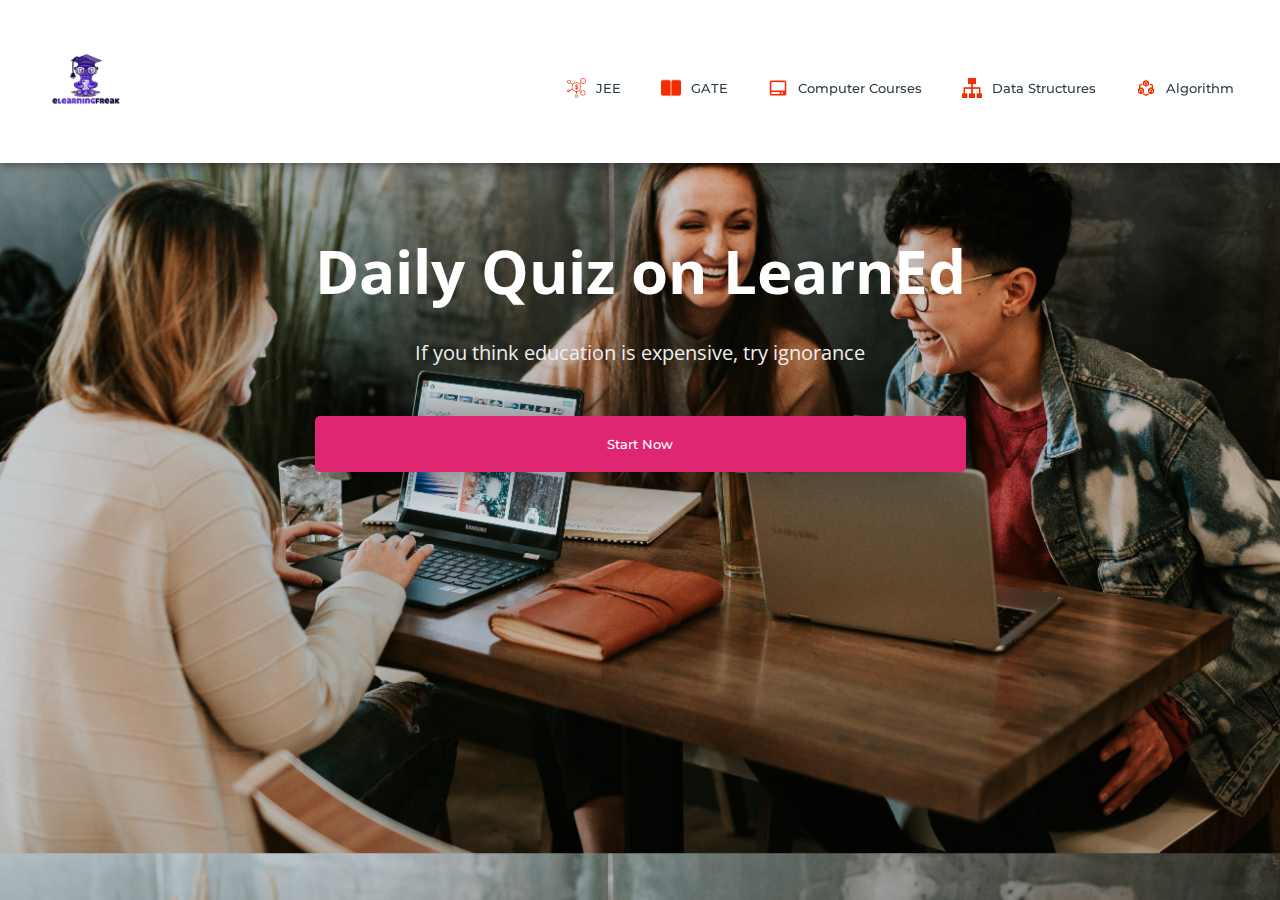
<file: subjects/quiz.html>
<!DOCTYPE html>
<html>
<head>
	<link rel="shortcut icon" type="png" href="../images/icon/main.png">
	<title>Quiz on LearnEd</title>
	<link rel="stylesheet" type="text/css" href="quizStyle.css">
	<script type="text/javascript" src="../script.js"></script>
</head>
<body>
	
<!-- NAVIGATION -->
	<header>
		<div class="nav" id="nav">
			<div id="learned-logo">
			<a href="../index.html"><img src="../images/icon/main.png" style="width: 120px;"></a></div>
			<div class="switch-tab" id="switch-tab" onclick="switchTAB()"><img src="../images/icon/menu.png"></div>
			<ul id="list-switch">
				<li><a href="jee.html"><img src="../images/courses/d1.png" class="icon">JEE</a></li>
				<li><a href="gate.html"><img src="../images/courses/paper.png" class="icon">GATE</a></li>
				<li><a href="computer_courses.html"><img src="../images/courses/computer.png" class="icon">Computer Courses</a></li>
				<li><a href="computer_courses.html#data"><img src="../images/courses/data.png" class="icon">Data Structures</a></li>
				<li><a href="computer_courses.html#algo"><img src="../images/courses/algo.png" class="icon">Algorithm</a></li>
			</ul>
			<div class="search" id="search-switch">
				<input type="search" placeholder="Search" class="srch"><button id="srchbtn"><img src="../images/icon/search.png"></button>
			</div>
		</div>
	</header>
	

<!-- MAIN Heading of Page -->
	<div class="title" id="title">
		<span>Daily Quiz on LearnEd</span>
		<div class="shortdesc"><br>
			<p>If you think education is expensive, try ignorance</p>
		</div>
		<button onclick="startquiz()">Start Now</button>
	</div>


<div class="panel" id="panel">
	
	<div class="left-side" id="left">
		<ul>
			<li onclick="quizt(1)">HOME</li>
			<li onclick="quizt(2)">JEE Mains</li>
			<li onclick="quizt(3)">JEE Advanced</li>
			<li onclick="quizt(4)">GATE</li>
			<li onclick="quizt(5)">C/C++</li>
			<li onclick="quizt(6)">Java</li>
			<li onclick="quizt(7)">Python</li>
			<li onclick="quizt(8)">JavaScript</li>
			<li onclick="quizt(9)">Data Structures</li>
			<li onclick="quizt(10)">Algorithm</li>
			<li onclick="quizt(11)">Interview Questions</li>
		</ul>
	</div>

	<div class="right-side" id="right">
		<div id="quiz-container">
			
			<div id="f1"><div class="quiz-frame main-frame"></div></div>

			<div id="f2"><iframe class="quiz-frame" src="https://docs.google.com/forms/d/e/1FAIpQLSe3hXLPuiQGqj1n3IeeAzM8YLNpgJIIk_zfteoEdWka4X3wxQ/viewform?embedded=true" frameborder="0" marginheight="0" marginwidth="0">Loading…</iframe></div>
			
			<div id="f3"><iframe class="quiz-frame" src="https://docs.google.com/forms/d/e/1FAIpQLSeVTLsd_AqZGpbIMnZRm20OKrjjiYSirWBjfCHpWtAsMQU--g/viewform?embedded=true" frameborder="0" marginheight="0" marginwidth="0">Loading…</iframe></div>
			
			<div id="f4"><iframe class="quiz-frame" src="https://docs.google.com/forms/d/e/1FAIpQLSdjSKZhQp5jqqR34zD_uWMtgXr18F9pdK6YqcafLSP6J7VZjw/viewform?embedded=true" frameborder="0" marginheight="0" marginwidth="0">Loading…</iframe></div>

			<div id="f5"><iframe class="quiz-frame" src="https://docs.google.com/forms/d/e/1FAIpQLSe1xs1-41MAbLN7KkXrJwtGdbl5ydxe_vX_nmFRjf6c0wtYkA/viewform?embedded=true"  frameborder="0" marginheight="0" marginwidth="0">Loading…</iframe></iframe></div>
			
			<div id="f6"><iframe class="quiz-frame" src="https://docs.google.com/forms/d/e/1FAIpQLSdHFDm_BakVxro_zJI78OF2OLJpXgDzzaAVMHD9hptWlXBSpA/viewform?embedded=true" frameborder="0" marginheight="0" marginwidth="0">Loading…</iframe></div>
			
			<div id="f7"><iframe class="quiz-frame" src="https://docs.google.com/forms/d/e/1FAIpQLSdgD7yFEJtqpkImDiLAaQ7w9VcsO688gr1V3Gl7FqwM5yXtWQ/viewform?embedded=true" frameborder="0" marginheight="0" marginwidth="0">Loading…</iframe></div>

			<div id="f8"><iframe class="quiz-frame" src="https://docs.google.com/forms/d/e/1FAIpQLSchDBnai_Aup7YFJQegg4z-qoB338p010VgZRxBYDT17xoRew/viewform?embedded=true" frameborder="0" marginheight="0" marginwidth="0">Loading…</iframe></div>

			<div id="f9"><iframe class="quiz-frame" src="https://docs.google.com/forms/d/e/1FAIpQLSfY5oIAz4R9Ty-LBpx7h4th6OJ0-RkrxIlLslRV4NjwwW8_uw/viewform?embedded=true" frameborder="0" marginheight="0" marginwidth="0">Loading…</iframe></div>
			
			<div id="f10"><iframe class="quiz-frame" src="https://docs.google.com/forms/d/e/1FAIpQLSflwS89sG7H98J9vFgFqJgsKaZ5gpq3yUlOiW3up7RQQ-qRnw/viewform?embedded=true" frameborder="0" marginheight="0" marginwidth="0">Loading…</iframe></div>

			<div id="f11"><iframe class="quiz-frame" src="https://docs.google.com/forms/d/e/1FAIpQLSe_aS8-CMNFdUzI1UE73zahC2bmMwJkmB6FJXPIeKbLIBqB4Q/viewform?embedded=true" frameborder="0" marginheiclass="quiz-frame" ght="0" marginwidth="0">Loading…</iframe></div>

		</div>
	</div>

</div>

	<script type="text/javascript" src="../script.js"></script>
</body>
</html>
</file>
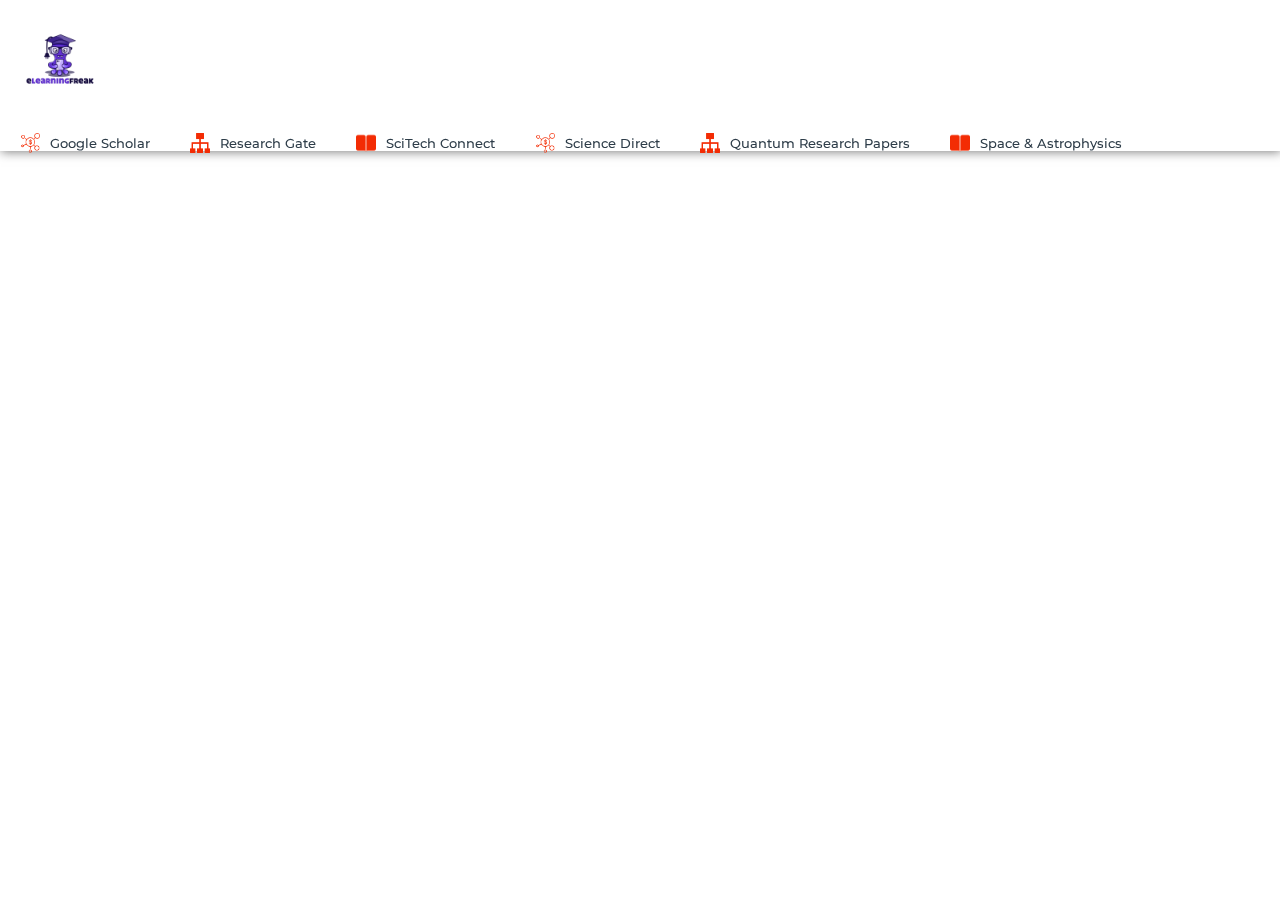
<file: subjects/research.html>
<!DOCTYPE html>
<html>
  <head>
    <link rel="shortcut icon" type="png" href="../images/icon/main.png" />
    <title>Research Papers</title>
    <link rel="stylesheet" type="text/css" href="subjects.css" />
    <script type="text/javascript" src="../script.js"></script>
    <style type="text/css">
      .button-container {
        display: block;
        justify-content: center;
        text-align: center;
      }

      .button {
        display: inline-block;
        padding: 60px 80px;
        border-radius: 30px;
        color: white;
        font-size: 30px;
        width: 475px;
        text-align: center;
        text-decoration: none;
        margin: 10px;
        text-decoration: none;
        transition: 0.3s ease;
      }
      .button:hover {
        text-decoration: none;
      }
    </style>
  </head>
  <body>
    <!-- NAVIGATION -->
    <header>
      <div class="nav" id="nav">
        <div id="learned-logo">
          <a href="../index.html"
            ><img src="../images/icon/main.png" style="width: 120px"
          /></a>
        </div>
        <div class="switch-tab" id="switch-tab" onclick="switchTAB()">
          <img src="../images/icon/menu.png" />
        </div>
        <ul id="list-switch">
          <li>
            <a href=" https://scholar.google.com/"
              ><img src="../images/courses/d1.png" class="icon det" />Google Scholar</a
            >
          </li>
          <li>
            <a href="https://www.researchgate.net"
              ><img
                src="../images/courses/data.png"
                class="icon det-last"
              />Research Gate</a
            >
          </li>
          <li>
            <a href="https://www.osti.gov/scitech/"
              ><img
                src="../images/courses/paper.png"
                class="icon det-last"
              />SciTech Connect</a
            >
          </li>
          <li>
            <a href=" https://scholar.google.com/"
              ><img src="../images/courses/d1.png" class="icon det" />Science Direct</a
            >
          </li>
          <li>
            <a href="https://www.researchgate.net"
              ><img
                src="../images/courses/data.png"
                class="icon det-last"
              />Quantum Research Papers</a
            >
          </li>
          <li>
            <a href="https://www.osti.gov/scitech/"
              ><img
                src="../images/courses/paper.png"
                class="icon det-last"
              />Space & Astrophysics</a
            >
          </li>
        </ul>
        <div class="search" id="search-switch">
          <input type="text" placeholder="Search" class="srch" /><button
            id="srchbtn"
          >
            <img src="../images/icon/search.png" />
          </button>
        </div>
      </div>
    </header>
  </body>
</html>
</file>
<file: loginStyle.css>
* {
	margin: 0;
	padding: 0;
	font-family: sans-serif;
}

body {
	background-image: linear-gradient(rgba(0,0,0,0),rgba(0,0,0,0.5)),url("images/extra/backwallpaper.jpg");
	background-size: cover;
	background-attachment: fixed;
	display: flex;
	justify-content: center;
}
.logo {
	display: flex;
	justify-content: center;
}
.logo img {
	width: 100px;
}
.form-box
{
	width: 380px;
	height: 500px;
	position: relative;
	margin: 6% auto;
	background: #fff8;
	padding: 5px;
	border-radius: 5px;
	overflow: hidden;
	box-shadow: 0px 0px 100px rgba(0,0,0,0.4);
}

.button-box
{
	width: 220px;
	margin: 35px auto;
	position: relative;
	box-shadow: 0 0 20px 9px rgba(0,0,0,.1);
	border-radius: 30px;
}

.toggle-btn
{
	padding: 10px 30px;
	cursor: pointer;
	background: transparent;
	position: relative;
	border: 0;
	outline: none;
}

#btn
{
	top: 0;
	left: 0;
	position: absolute;
	width: 110px;
	height: 100%;
	background: linear-gradient(to right, #FA4B37, #DF2771);
	border-radius: 30px;
	transition: 0.5s;
}
.social-icons
{
	margin: 30px auto;
	text-align: center;
}
.social-icons img
{
	width: 30px;
	margin: 0 7px;
	cursor: pointer;
	opacity: 0.85;
}

.input-group
{
	top: 180px;
	position: absolute;
	width: 280px;
	transition: .5s;
	font-size: 13px;
	color: #010101;
}
.inp {
	border-bottom: 1px solid rgba(0,0,0,0.4);
	justify-content: center;
}
.inp img{
	width: 20px;
	padding-right: 10px;
}
.input-field
{
	width: 100%;
	padding: 10px 0;
	margin: 5px 0;
	border-left: 0;
	border-right: 0;
	border-top: 0;
	border-bottom: 1px solid rgba(0,0,0,0.4);
	outline: none;
	background: transparent;
	color: rgba(0,0,0);
}
::placeholder { /* Chrome, Firefox, Opera, Safari 10.1+ */
	color: rgba(0,0,0,0.7);
	/*opacity: 1;  Firefox */
}
#register .input-field {
	color: rgba(0,0,0,0.8);
}
.submit-btn
{
	width: 85%;
	padding: 10px 30px;
	cursor: pointer;
	display: block;
	margin: auto;
	background: linear-gradient(to right, #FA4B37, #DF2771);
	color: #fff;
	border: 0;
	outline: none;
	border-radius: 30px;
}

.reg-btn {
	background: lightgray;
}
.check-box
{
	cursor: pointer;
	margin: 30px 10px 30px 0;
}

.instead {
	margin-top: 10px;
}
.instead h3 {
    overflow: hidden;
    text-align: center;
    color: rgba(0,0,0,0.6);
}
.instead h3:before,
.instead h3:after {
    background-color: rgba(0,0,0,0.5);
    content: "";
    display: inline-block;
    height: 1px;
    position: relative;
    vertical-align: middle;
    width: 50%;
}
.instead h3:before {
    right: 0.5em;
    margin-left: -50%;
}
.instead h3:after {
    left: 0.5em;
    margin-right: -50%;
}
span
{
	color: rgba(0,0,0,0.8);
	font-size: 12px;
}

#login
{
	left: 50px;
}
#register
{
	left: 450px;
}

.other {
	display: grid;
	justify-content: center;
	margin-top: 250px;
}

.connect {
	display: flex;
	margin: 10px;
	padding: 0px 30px;
	align-items: center;
	text-align: center;
	justify-content: center;
	border: 1px solid lightgray;
	cursor: pointer;
	outline: none;
	/*border-radius: 10px;*/
	background: #fff3;
}
.connect:hover {
	background: #fff8;
}
.connect img {
	padding: 5px;
	width: 25px;
}
.connect span {
	padding: 10px;
	font-size: 15px;
}
</file>
<file: subjects/subjects.css>
@import url('https://fonts.googleapis.com/css?family=Montserrat:500&display=swap');
@import url('https://fonts.googleapis.com/css?family=Dancing+Script&display=swap');
@import url('https://fonts.googleapis.com/css?family=Open+Sans&display=swap');

* {
	box-sizing: border-box;
	margin: 0;
	padding: 0;
}
html {
	scroll-behavior: smooth;
}
body {
	background: #FFF;
	font-family: 'Open Sans', sans-serif;
}

/*SCROLLBAR Styling*/
::-webkit-scrollbar {
  width: 5px;
}
::-webkit-scrollbar-thumb {
  background: #FA4B37;
  border-radius: 5px;
}
::-webkit-scrollbar-thumb:hover {
  background: #DF2771; 
}

/*NAVIGATION BAR*/
.nav
{
	width: 100%;
	background-color: #fff;
	display: flex;
	flex-wrap: wrap;
	justify-content: space-between;
	align-items: center;
	padding: 0px;
	position: fixed;
	top: 0px;
	z-index: 10;
	box-shadow: 1px 1px 10px rgba(0,0,0,0.5);
}

.nav li, a, button
{
	float: left;
	font-family: "Montserrat", sans-serif;
	font-weight: 500;
	font-size: 13px;
	color: #2E3D49;
	display: block;
	text-decoration: none;
	text-align: center;
}

.nav ul li img {
	width: 20px;
	margin-right: 10px;
	transform: translateY(5px);
	padding-top: 5px;
}

.nav ul li 
{
	list-style: none;
	display: inline-block;
	padding: 0px 20px;
}

.nav ul li a
{
	transition: all 0.3s ease 0s;
}

.nav ul li a:hover
{
	color: #FA4B37;
}

.nav button
{
	padding: 9px 25px;
	background: linear-gradient(to right, #FA4B37, #DF2771);
	color: #fff;
	border: none;
	border-radius: 5px;
	cursor: pointer;
	outline: none;
	transition: all 0.3s ease 0s;
}
#srchbtn {
	padding: 9px 20px;
}
#srchbtn img {
	width: 15px;
	filter: brightness(100);
}
.nav button:hover
{
	opacity: .9;
}
.nav .search
{
	float: right;
}
.nav .search .srch
{
	font-size: 13px;
	width: 300px;
	border: none;
	outline: none;
	border-bottom: 2px solid #FA4B37;
	padding: 9px;
}
.nav .search button
{
	margin-right: 5px;
	float: right;
	margin-left: 10px;
}
.nav .switch-tab {
	cursor: pointer;
	visibility: hidden;
}
.nav .switch-tab img {
	width: 20px;
}
.nav .check-box {
	cursor: pointer;
	visibility: hidden;
}

/*TITLE*/
.title {
	margin-top: 150px;
	margin-left: 100px;
}
.title span{
	font-weight: 700;
	font-family: 'Open Sans', sans-serif;
	font-size: 60px;
	color: #2E3D49;
}
.title .shortdesc {
	padding: 10px;
	font-family: 'Open Sans', sans-serif;
	font-size: 20px;
	color: #2E3D49;
	margin-bottom: 50px;
}

/*Quick Links*/
.course {
	display: grid;
	justify-content: center;
}

.cbox {
	display: inline-flex;
	flex-wrap: wrap;
	justify-content: center;
}
.cbox .det {
	height: 60px;
	margin: 10px;
	background: #fff;
	cursor: pointer;
	border-radius: 50px;
}
.cbox .det a{
	justify-content: space-around;
	width: 100%;
	padding: 20px;
	border-radius: 50px;
	border: 1px solid #FA4B37;
	font-size: 15px;
	color: #272529;
	font-family: cursive;
	text-decoration: none;
}

.cbox .det a:hover{
	background: linear-gradient(to right, #FA4B37, #DF2771);
	color: white;
}

.inbt {
	padding: 10px;
	font-family: 'Open Sans', sans-serif;
	font-size: 30px;
	color: #2E3D49;
	margin: 100px;
	margin-bottom: 50px;
}

/*COURSES AVAILABLE*/
.ccard {
	display: flex;
	flex-wrap: wrap;
	justify-content: center;
	align-items: center;
}
.ccardbox {
	display: flex;
	flex-wrap: wrap;
	justify-content: center;
}

.dcard {
	margin: 10px;
	width: 300px;
	height: 200px;
	background: linear-gradient(to right, #FA4B37, #DF2771);
	border-radius: 10px;
	box-shadow: 0 0 20px rgba(0,0,0,0.4);
}

.dcard .fpart {
	width: inherit;
	height: 150px;
	color: #000;
	text-align: left;
	overflow: hidden;
}
.dcard .fpart img {
	width: 100%;
	height: 100%;
}

.dcard .spart {
	padding: 10px;
	padding-right: 0px;
	color: #fff;
	text-align: left;
	cursor: pointer;
}
.dcard .spart img {
	width: 20px;
	margin-left: 170px;
	cursor: pointer;
	/* transform: rotate(180deg); */
}

.dcard:hover .fpart img{
	transition: .8s ease;
	transform: scale(1.2);
}

.footer-row {
	display: flex;
	align-items: center;
  }
  
  .left-col {
	margin-right: auto;
  }
  

/*Small Titles for  Topics*/
.title2 {
	position: relative;
	padding-top: 150px;
	margin-left: 100px;
}
.title2 span{
	font-weight: 700;
	font-family: 'Open Sans', sans-serif;
	font-size: 30px;
	color: #2E3D49;
}
.title2 .shortdesc2 {
	padding: 10px;
	font-family: 'Open Sans', sans-serif;
	font-size: 15px;
	color: #2E3D49;
	margin-bottom: 10px;
}

/*Videos Section*/
.ccardbox2 {
	display: flex;
	justify-content: center;
	flex-wrap: wrap;
}

.dcard2 {
	margin: 20px;
	width: 300px;
	height: 160px;
	background: linear-gradient(to right, #FA4B37, #DF2771);
	border-radius: 10px;
}
.dcard2:hover .fpart2 img {
	display: none;
}
.dcard2 .fpart2 { 
	width: inherit;
	height: 180px;
	background: #000;
	color: #000;
	text-align: left;
	border-top-right-radius: 100px;
	transform: translateY(-19px);
	box-shadow: 0 0 20px rgba(0,0,0,0.4);
	overflow: hidden;
}
.dcard2 .tag {
	position: relative;
	margin-left: 270px;
	top: 10px;
	color: #fff;
}
.dcard2 .fpart2 img {
	width: 100%;
	height: 100%;
}
.fpart2 iframe {
	height: inherit;
	width: inherit;
}

/*Watch Full Playlist*/
.click-me {
	justify-content: center;
	display: flex;
}
.click-me a {
	color: #DF2771;
	text-decoration: none;
	transition-duration: .5s;
	padding: 10px;
}
.click-me a:hover {
	background: #DF2771;
	color: #fff;
}

/*PROJECTS*/
.project-panel {
	/*background: #000;*/
	display: flex;
	flex-wrap: wrap;
	align-items: center;
	justify-content: center;
}
.project-card {
	width: 250px;
	/*height: 220px;*/
	background: #fff;
	margin-right: 10px;
	margin-bottom: 10px;
	border-radius: 5px;
	cursor: pointer;
	box-shadow: 2px 2px 10px rgba(0,0,0,0.3);
}
.project-card img {
	width: inherit;
	/*height: 140px;*/
}
.project-card:hover {
	transform: scale(1.2);
	transition: .5s ease;
}
.project-card:hover .download a{
	visibility: visible;
}
.project-card .info {
	padding: 10px;
}
.project-card .info h4 {
	color: #2E3D49;
}
.project-card .info p {
	font-size: 12px;
}
.download {
	margin-top: 10px;
	display: flex;
	justify-content: center;
}
.download a{
	padding: 5px 10px;
	color: #DF2771;
	font-size: .8em;
	visibility: hidden;
}
.download:hover a{
	transition: .5s ease;
	background: #DF2771;
	color: #fff;
}


/*Sample Papers*/

.sample {
	display: flex;
	align-items: center;
	flex-wrap: wrap;
	justify-content: space-around;
}
.lastSample {
	margin-bottom: 100px;
}
.sample ul {
	margin: 20px;
}

.sample ul li{
	padding: 28px;
	list-style: none;
}

.sample ul li a {
	color: #FA4B37;
	width: 300px;
	font-size: 20px;
}

/*Footer*/

footer {
	color: #E5E8EF;
	background: #000D;
	padding: 50px 0; 
}

footer .footer-container {
	max-width: 1300px;
	margin: auto;
	padding: 0 20px;
	display: flex;
	justify-content: space-between;
	align-items: center;
	flex-wrap: wrap-reverse;
}

footer .social-media img{
	width: 22px;
}

footer .logo {
	width: 180px;
	color: #fff;
	font-family: 'Montserrat', cursive;
}
footer .social-media{
	margin: 20px 0;
}

footer .social-media a{
	color: #001a21;
	margin-right: 10px;
	font-size: 22px;
	text-decoration: none;
}

footer .right-col h1{
	font-size: 26px;
}
footer .border{
	width: 100px;
	height: 4px;
	background: linear-gradient(to right, #FA4B37, #DF2771);
	margin: 2px;
}

footer .newsletter-form {
	display: flex;
	justify-content: center;
	align-items: center;
	flex-wrap: wrap;
}
footer input::placeholder {
  color: white !important;
}
footer .txtb {
	flex: 1;
	padding: 18px 40px;
	font-size: 16px;
	background: #343A40;
	border: none;
	font-weight: 700;
	outline: none;
	border-radius: 5px;
	min-width: 260px;
	margin-top: 20px;
	color: white;
}

footer .btn {
	margin-top: 20px;
	padding: 18px 40px;
	font-size: 16px;
	color: #f1f1f1;
	background: linear-gradient(to right, #FA4B37, #DF2771);
	border: none;
	font-weight: 700;
	outline: none;
	border-radius: 5px;
	margin-left: 20px;
	cursor: pointer;
	transition: opacity .3s linear;	
}

footer .btn:hover {
	opacity: .7;
}


/*For Responsive Website*/
@media screen and (max-width: 960px) {
	.footer-container {
		max-width: 600px;
	}
	.right-col {
		width: 100%;
		margin-bottom: 60px;
	}
	.left-col {
		width: 100%;
		text-align: center;
	}
	.social-media {
		display: flex;
		justify-content: center;
	}
}

@media screen and (max-width: 700px) {
	footer .btn{
		margin: 0;
		width: 100%;
		margin-top: 20px;
	}
}
@media screen and (max-width: 1366px) {
	.search {
		display: none;
		margin-bottom: 10px;
	}
}

@media screen and (max-width: 1000px) {
	.nav ul, .nav .search {
		display: none;
	}
	.nav #learned-logo {
		transition: 1s ease;
		margin-left: 40%;
		transform: scale(1.5);
	}
	.nav ul li{
		width: 100%;
		margin-bottom: 5px;
	}
	.nav .switch-tab {
		visibility: visible;
	}
	.nav .check-box {
		visibility: visible;
	}
	.search {
		visibility: visible;
		margin: 30px;
		margin-top: 0px;
	}
}
</file>
<file: subjects/quizStyle.css>
@import url('https://fonts.googleapis.com/css?family=Montserrat:500&display=swap');
@import url('https://fonts.googleapis.com/css?family=Dancing+Script&display=swap');
@import url('https://fonts.googleapis.com/css?family=Open+Sans&display=swap');

* {
	box-sizing: border-box;
	margin: 0;
	padding: 0;
}
html {
	scroll-behavior: smooth;
}
body {
	background: url(../images/extra/b1.jpg);
	background-size: cover;
	font-family: 'Open Sans', sans-serif;
}

/*Styling SCROLLBAR*/
::-webkit-scrollbar {
  width: 5px;
}
::-webkit-scrollbar-thumb {
  background: #FA4B37;
  border-radius: 5px;
}
::-webkit-scrollbar-thumb:hover {
  background: #DF2771; 
}

/*NAVIGATION BAR*/
.nav
{
	width: 100%;
	background-color: #fff;
	display: flex;
	flex-wrap: wrap;
	justify-content: space-between;
	align-items: center;
	padding: 20px 2%;
	position: fixed;
	top: 0px;
	z-index: 10;
	box-shadow: 1px 1px 10px rgba(0,0,0,0.5);
}

.nav li, a, button
{
	float: left;
	font-family: "Montserrat", sans-serif;
	font-weight: 500;
	font-size: 13px;
	color: #2E3D49;
	display: block;
	text-decoration: none;
	text-align: center;
}

.nav ul li img {
	width: 20px;
	margin-right: 10px;
	transform: translateY(5px);
	padding-top: 5px;
}

.nav ul li 
{
	list-style: none;
	display: inline-block;
	padding: 0px 20px;
}

.nav ul li a
{
	transition: all 0.3s ease 0s;
}

.nav ul li a:hover
{
	color: #FA4B37;
}

.nav button
{
	padding: 9px 25px;
	background: linear-gradient(to right, #FA4B37, #DF2771);
	color: #fff;
	border: none;
	border-radius: 5px;
	cursor: pointer;
	outline: none;
	transition: all 0.3s ease 0s;
}
#srchbtn {
	padding: 9px 20px;
}
#srchbtn img {
	width: 15px;
	filter: brightness(100);
}

.nav button:hover
{
	opacity: .9;
}
.nav .search
{
	float: right;
}
.nav .search .srch
{
	font-size: 13px;
	width: 300px;
	border: none;
	outline: none;
	border-bottom: 2px solid #FA4B37;
	padding: 9px;
}

.nav .search button
{
	margin-right: 5px;
	float: right;
	margin-left: 10px;
}
.nav .switch-tab {
	cursor: pointer;
	visibility: hidden;
}
.nav .switch-tab img {
	width: 20px;
}
.nav .check-box {
	cursor: pointer;
	visibility: hidden;
}

/*TITLE*/
.title {
	margin-top: 18%;
	display: grid;
	justify-content: center;
	align-items: center;
}
.title span{
	font-weight: 700;
	font-family: 'Open Sans', sans-serif;
	font-size: 60px;
	/*color: #2E3D49;*/
	color: #fff;
}
.title .shortdesc {
	font-family: 'Open Sans', sans-serif;
	font-size: 20px;
	color: #efefef;
	margin-bottom: 50px;
	text-align: center;
	/*display: none;*/
}

.title button {
	padding: 20px 2%;
	border: none;
	border-radius: 5px;
	color: #fff;
	background: #DF2771;
	outline: none;
	cursor: pointer;
	box-shadow: 0 0 50px rgba(0,0,0,0.5);
}
.title button:hover {
	box-shadow: 0 0 10px rgba(0,0,0,0.3);
}

/*PANEL*/
.panel {
	display: none;
	width: 100%;
	height: 100vh;
	position: fixed;
}
/*Different Topics Container*/
.left-side {
	background: #FFF;
	height: 100%;
	width: 25%;
	display: flex;
	justify-content: center;
	box-shadow: inset 0 0 20px rgba(0,0,0,0.7),
					0 0 30px rgba(0,0,0,0.5);
}

/*Google Form Container*/
.right-side {
	background: #fff;
	height: 100%;
	width: 75%;
}
.left-side ul {
	margin: 50px;
	margin-top: 150px;
}
.left-side li {
	list-style-type: none;
	cursor: pointer;
	color: #FA4B37;
	font-weight: 700;
	font-size: 1.2em;
	margin-bottom: 20px;
}
.left-side li:hover {
	color: #000;
	font-size: 1.5em;
	font-weight: 900;
	transition: .3s ease-in-out;
}

#quiz-container {
	margin-top: 80px;
	width: 100%;
	height: 100%;
}

.quiz-frame {
	width: 100%;
	height: 95vh;
	border: none;
}
.main-frame {
	background: url(../images/extra/quiz.jpg);
	background-size: cover;
	background-position: center;
}
.main-frame p {
	font-size: 5em;
	font-weight: 900;
	color: #2E3D49;
}


/*For Responsive Website*/
@media screen and (max-width: 1366px) {
	.search {
		display: none;
		margin-bottom: 10px;
	}
}

@media screen and (max-width: 1000px) {
	.nav ul, .nav .search {
		display: none;
	}
	.nav #learned-logo {
		transition: 1s ease;
		margin-left: 40%;
		transform: scale(1.5);
	}
	.nav ul li{
		width: 100%;
		margin-bottom: 5px;
	}
	.nav .switch-tab {
		visibility: visible;
	}
	.nav .check-box {
		visibility: visible;
	}
	.search {
		visibility: visible;
		margin: 30px;
		margin-top: 0px;
	}
}
</file>
